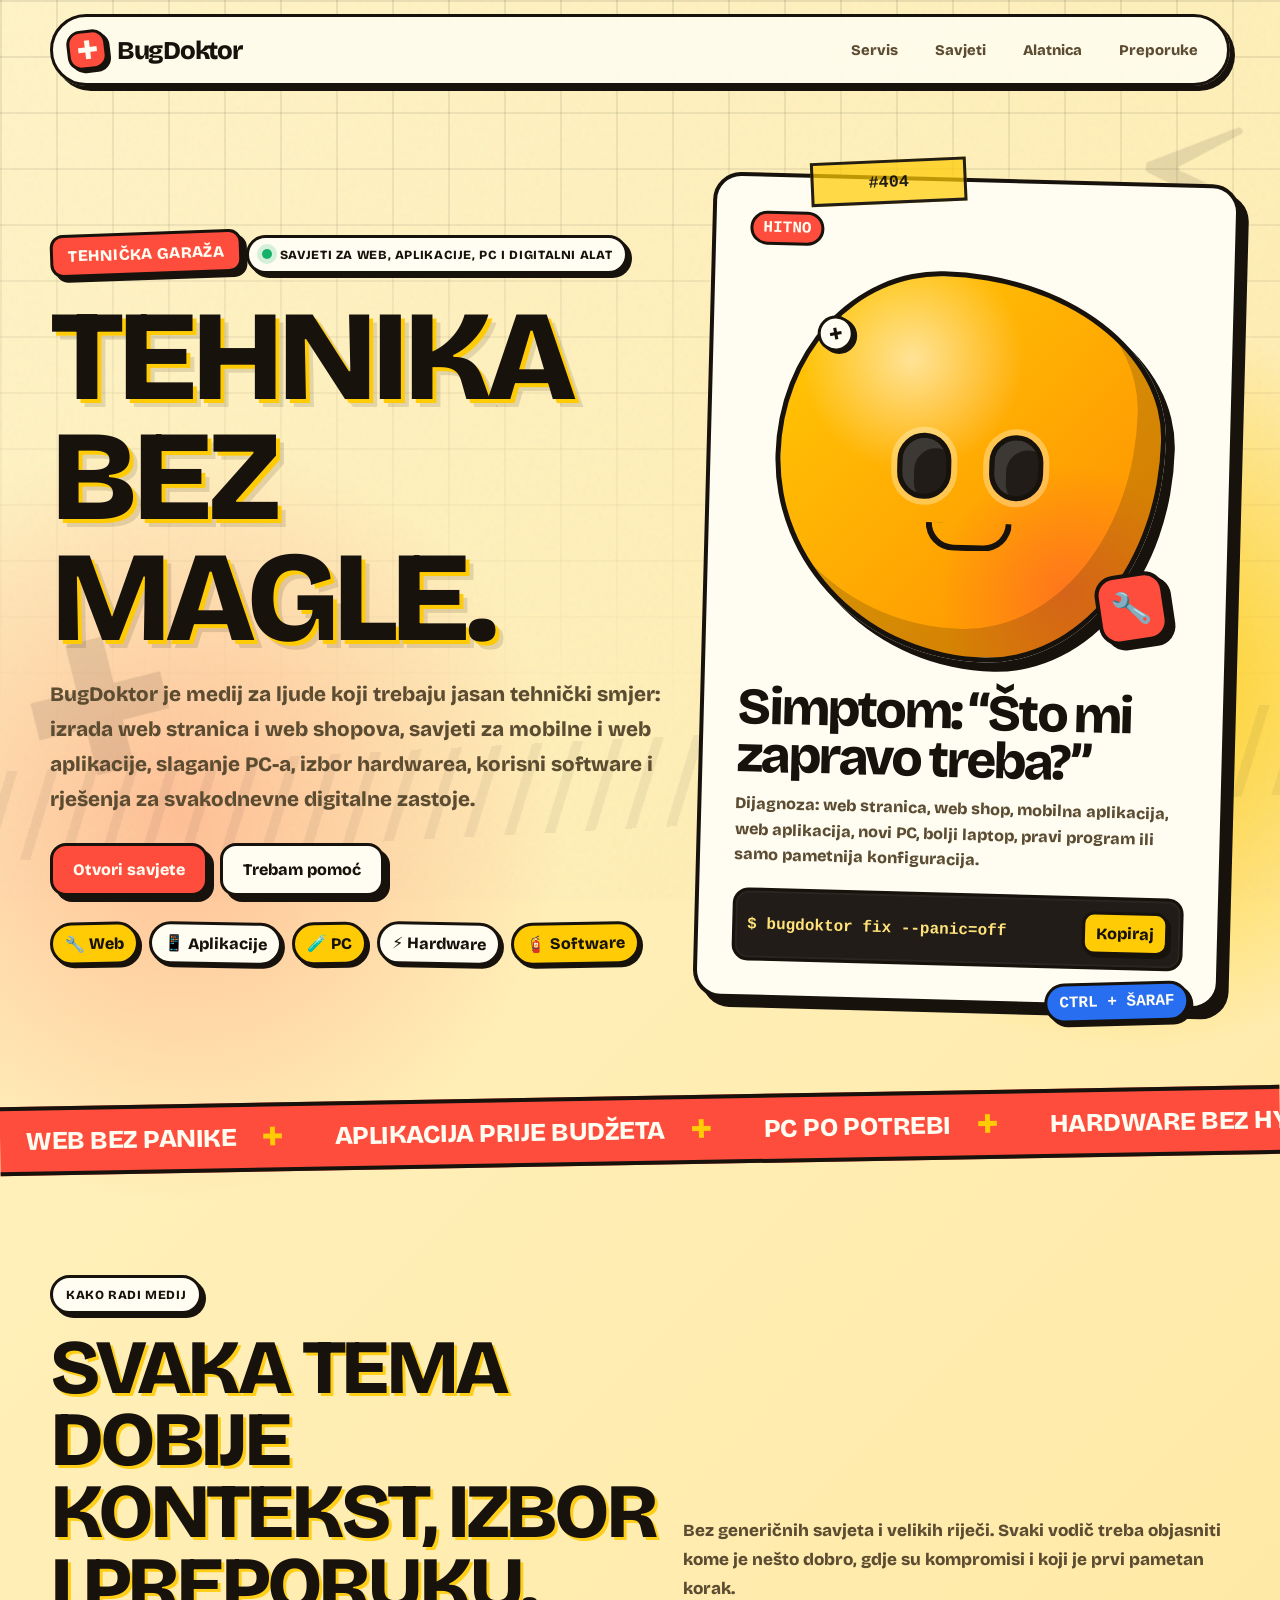
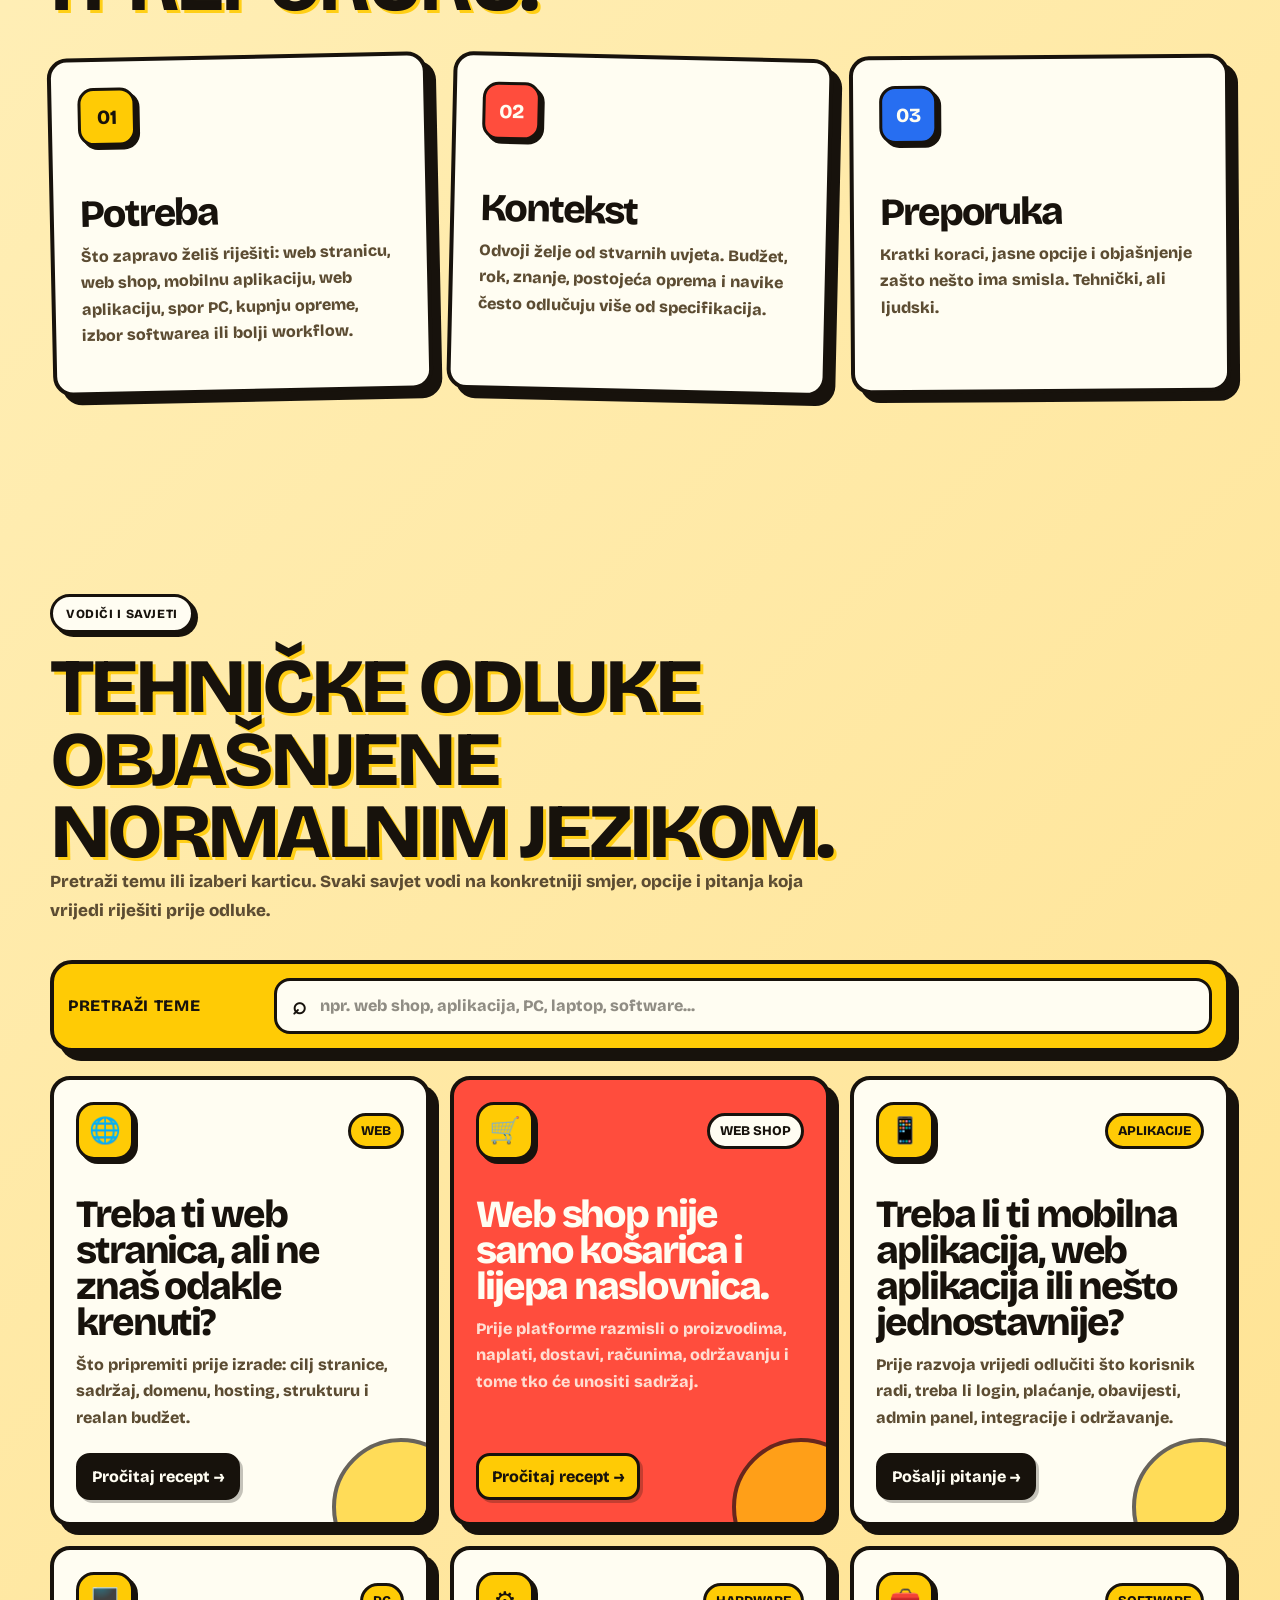
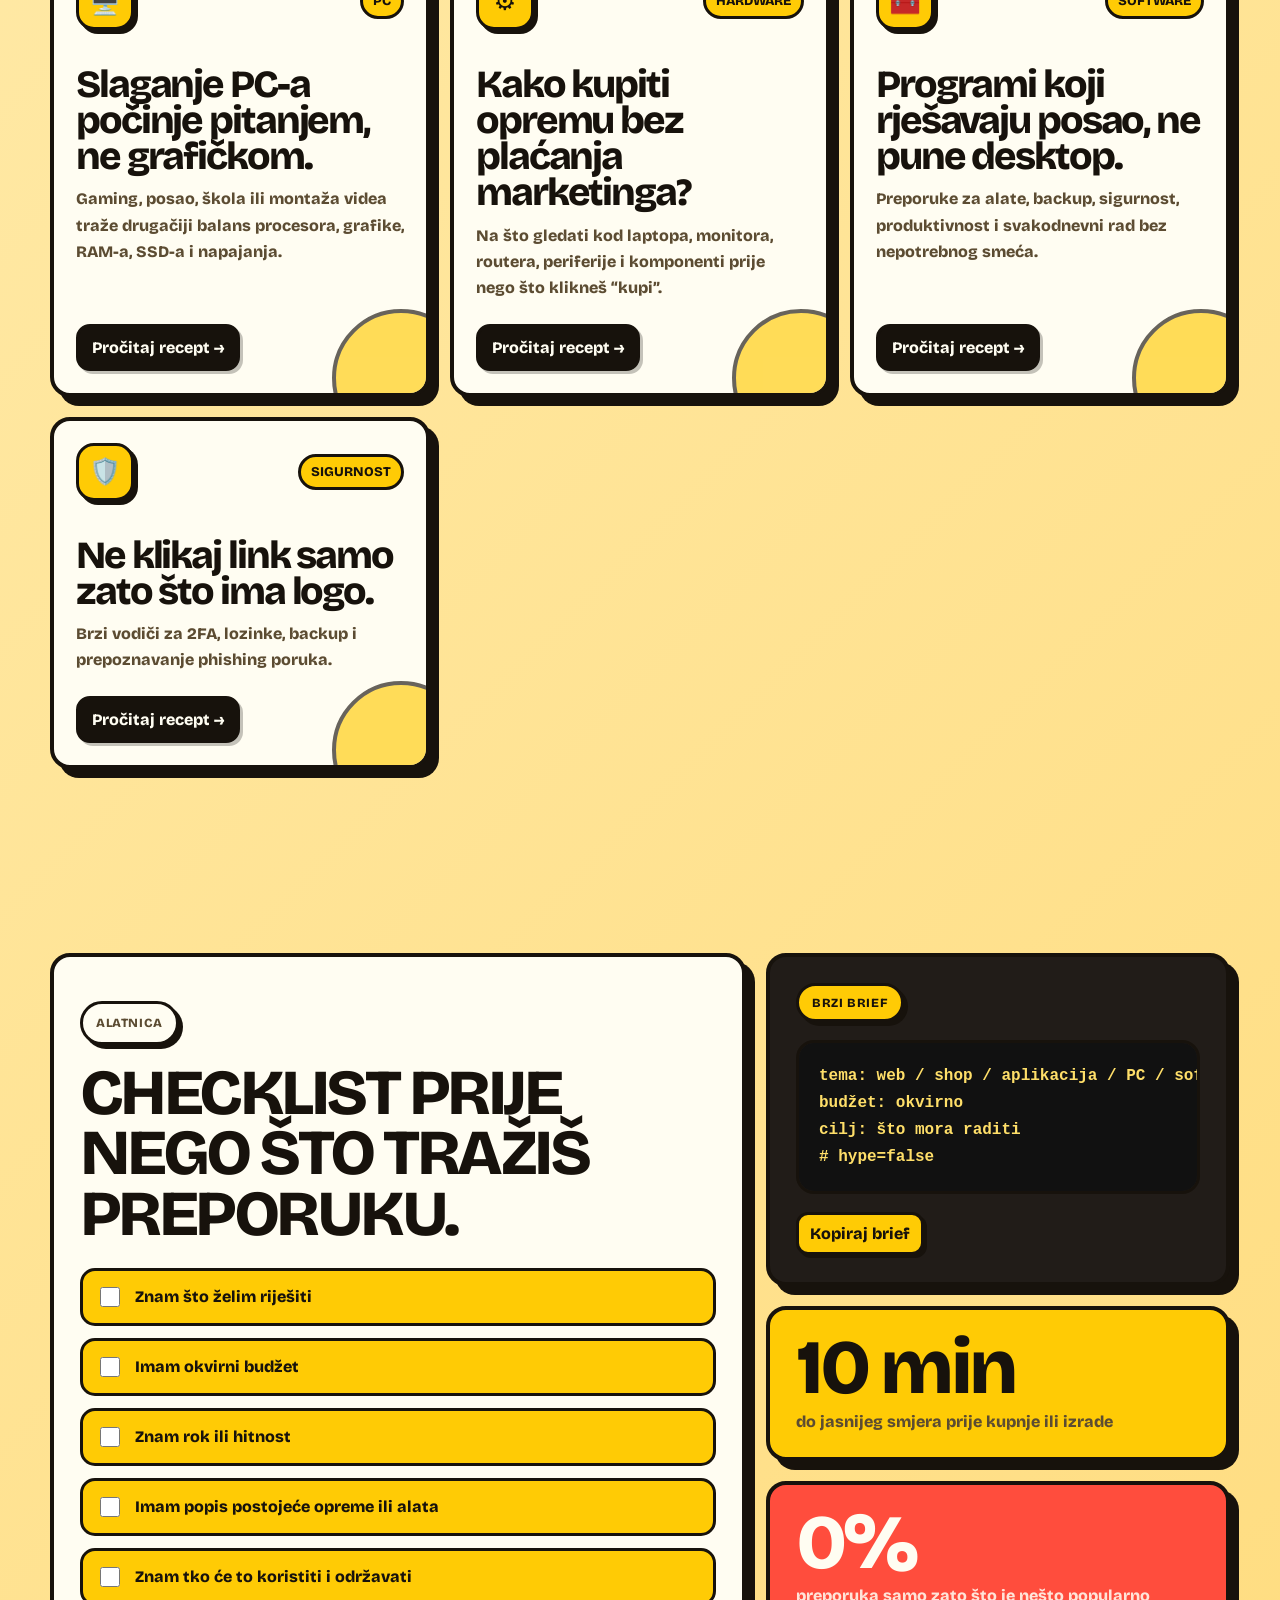
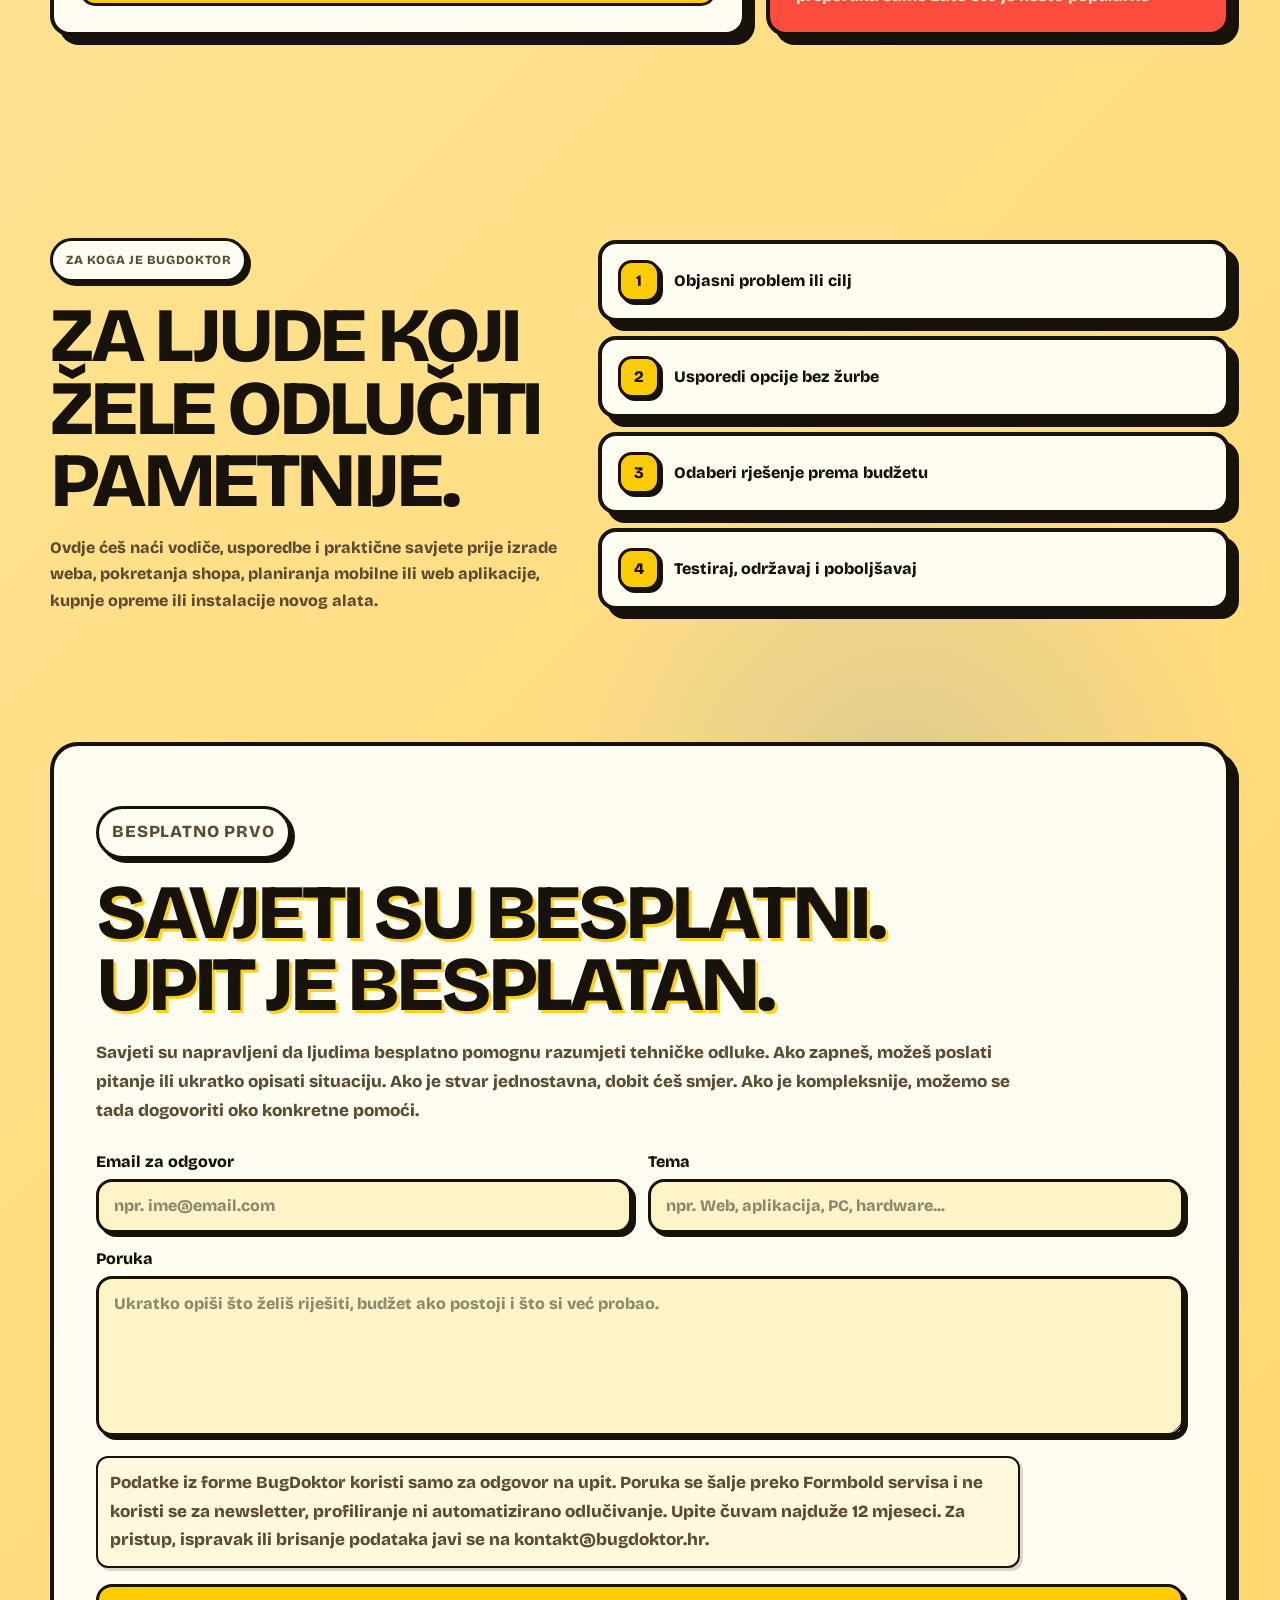
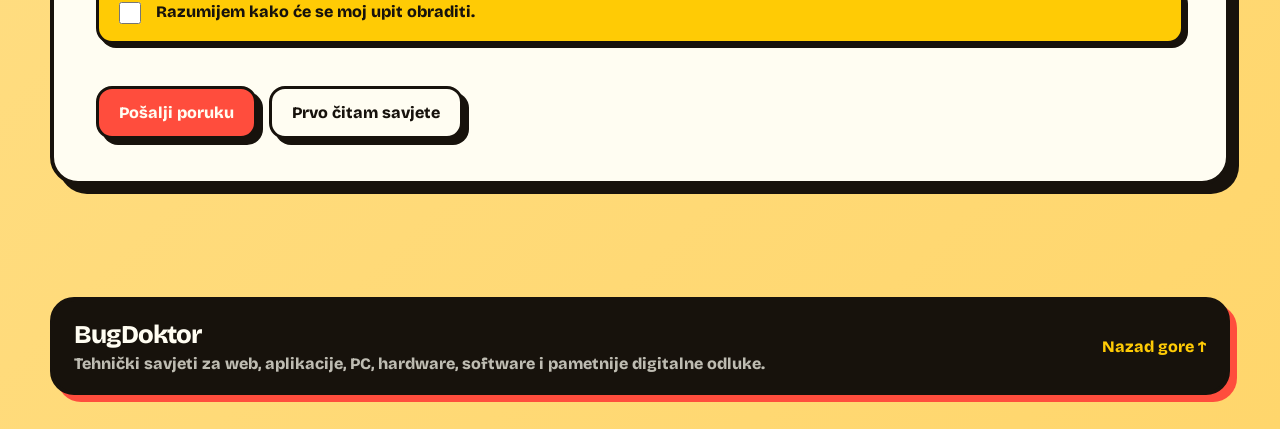
<file: index.html>
﻿<!doctype html>
<html lang="hr">
<head>
  <meta charset="utf-8" />
  <meta name="viewport" content="width=device-width, initial-scale=1" />
  <title>BugDoktor — tehnički savjeti za web, aplikacije, PC i opremu</title>
  <meta name="description" content="BugDoktor je tehnički medij za savjete o izradi web stranica, web shopova, mobilnih i web aplikacija, slaganju PC-a, hardwareu, softwareu i svakodnevnim digitalnim odlukama." />
  <meta name="theme-color" content="#ffcb05" />
  <link rel="canonical" href="https://bugdoktor.hr/" />
  <link rel="alternate" type="application/rss+xml" title="BugDoktor savjeti" href="https://bugdoktor.hr/feed.xml" />
  <link rel="icon" type="image/svg+xml" href="favicon.svg" />
  <link rel="manifest" href="site.webmanifest" />
  <meta property="og:type" content="website" />
  <meta property="og:title" content="BugDoktor — tehnički savjeti za web, aplikacije, PC i opremu" />
  <meta property="og:description" content="Besplatni tehnički vodiči za web stranice, web shopove, mobilne i web aplikacije, PC konfiguracije, hardware, software i sigurnost." />
  <meta property="og:url" content="https://bugdoktor.hr/" />
  <meta name="twitter:card" content="summary" />
  <link rel="stylesheet" href="styles.css" />
</head>
<body>
  <div class="page-noise" aria-hidden="true"></div>
  <div class="bg-bolt bolt-one" aria-hidden="true">⚡</div>
  <div class="bg-bolt bolt-two" aria-hidden="true">✚</div>

  <header class="site-header">
    <a class="brand" href="#top" aria-label="BugDoktor početna">
      <span class="brand-mark">✚</span>
      <span class="brand-text">BugDoktor</span>
    </a>

    <nav class="main-nav" aria-label="Glavna navigacija">
      <a href="#servis">Servis</a>
      <a href="blog.html">Savjeti</a>
      <a href="#alatnica">Alatnica</a>
      <a href="#preporuke">Preporuke</a>
    </nav>

    <button class="menu-button" type="button" aria-label="Otvori navigaciju" aria-expanded="false">☰</button>
  </header>

  <main id="top">
    <section class="hero section-wrap">
      <div class="hero-copy">
        <div class="sticker sticker-red">Tehnička garaža</div>
        <p class="eyebrow"><span></span> Savjeti za web, aplikacije, PC i digitalni alat</p>
        <h1>Tehnika bez magle.</h1>
        <p class="lead">BugDoktor je medij za ljude koji trebaju jasan tehnički smjer: izrada web stranica i web shopova, savjeti za mobilne i web aplikacije, slaganje PC-a, izbor hardwarea, korisni software i rješenja za svakodnevne digitalne zastoje.</p>
        <div class="hero-actions">
          <a class="button primary" href="blog.html">Otvori savjete</a>
          <a class="button secondary" href="#usluge">Trebam pomoć</a>
        </div>
        <div class="trust-row" aria-label="Glavne prednosti">
          <span>🔧 Web</span>
          <span>📱 Aplikacije</span>
          <span>🧪 PC</span>
          <span>⚡ Hardware</span>
          <span>🧯 Software</span>
        </div>
      </div>

      <aside class="garage-card" aria-label="BugDoktor servisni nalog">
        <div class="ticket-top">
          <strong>HITNO</strong>
        </div>
        <div class="garage-bug-face" aria-hidden="true">
          <span class="face-screw screw-one">✚</span>
          <span class="garage-bug-eye"></span>
          <span class="garage-bug-mouth"></span>
          <span class="garage-bug-eye"></span>
          <div class="wrench-badge">🔧</div>
        </div>
        <h2>Simptom: “Što mi zapravo treba?”</h2>
        <p>Dijagnoza: web stranica, web shop, mobilna aplikacija, web aplikacija, novi PC, bolji laptop, pravi program ili samo pametnija konfiguracija.</p>
        <div class="terminal-strip">
          <code>$ bugdoktor fix --panic=off</code>
          <button type="button" class="copy-button" data-copy="bugdoktor fix --panic=off">Kopiraj</button>
        </div>
      </aside>
    </section>

    <section class="ticker" aria-label="BugDoktor poruke">
      <div class="ticker-track">
        <span>Web bez panike</span>
        <span>Aplikacija prije budžeta</span>
        <span>PC po potrebi</span>
        <span>Hardware bez hypea</span>
        <span>Software koji štedi vrijeme</span>
        <span>Web shop prije oglasa</span>
        <span>Savjet prije kupnje</span>
        <span aria-hidden="true">Web bez panike</span>
        <span aria-hidden="true">Aplikacija prije budžeta</span>
        <span aria-hidden="true">PC po potrebi</span>
        <span aria-hidden="true">Hardware bez hypea</span>
        <span aria-hidden="true">Software koji štedi vrijeme</span>
        <span aria-hidden="true">Web shop prije oglasa</span>
        <span aria-hidden="true">Savjet prije kupnje</span>
      </div>
    </section>

    <section id="servis" class="section-wrap service-section">
      <div class="section-heading split">
        <div>
          <p class="section-kicker">Kako radi medij</p>
          <h2>Svaka tema dobije kontekst, izbor i preporuku.</h2>
        </div>
        <p>Bez generičnih savjeta i velikih riječi. Svaki vodič treba objasniti kome je nešto dobro, gdje su kompromisi i koji je prvi pametan korak.</p>
      </div>

      <div class="service-grid">
        <article class="service-card rotate-left">
          <span class="step-number">01</span>
          <h3>Potreba</h3>
          <p>Što zapravo želiš riješiti: web stranicu, web shop, mobilnu aplikaciju, web aplikaciju, spor PC, kupnju opreme, izbor softwarea ili bolji workflow.</p>
        </article>
        <article class="service-card rotate-right">
          <span class="step-number">02</span>
          <h3>Kontekst</h3>
          <p>Odvoji želje od stvarnih uvjeta. Budžet, rok, znanje, postojeća oprema i navike često odlučuju više od specifikacija.</p>
        </article>
        <article class="service-card rotate-left small-tilt">
          <span class="step-number">03</span>
          <h3>Preporuka</h3>
          <p>Kratki koraci, jasne opcije i objašnjenje zašto nešto ima smisla. Tehnički, ali ljudski.</p>
        </article>
      </div>
    </section>

    <section id="savjeti" class="section-wrap advice-section">
      <div class="section-heading">
        <p class="section-kicker">Vodiči i savjeti</p>
        <h2>Tehničke odluke objašnjene normalnim jezikom.</h2>
        <p>Pretraži temu ili izaberi karticu. Svaki savjet vodi na konkretniji smjer, opcije i pitanja koja vrijedi riješiti prije odluke.</p>
      </div>

      <div class="search-panel">
        <label for="searchInput">Pretraži teme</label>
        <div class="search-box">
          <span>⌕</span>
          <input id="searchInput" type="search" placeholder="npr. web shop, aplikacija, PC, laptop, software..." autocomplete="off" />
        </div>
      </div>

      <div class="advice-grid" id="adviceGrid">
        <article class="advice-card" data-keywords="web stranica landing page portfolio domena hosting dizajn">
          <div class="card-top"><span>🌐</span><small>Web</small></div>
          <h3>Treba ti web stranica, ali ne znaš odakle krenuti?</h3>
          <p>Što pripremiti prije izrade: cilj stranice, sadržaj, domenu, hosting, strukturu i realan budžet.</p>
          <a href="blog/web-stranica-odakle-krenuti.html">Pročitaj recept <span>→</span></a>
        </article>

        <article class="advice-card hot" data-keywords="web shop ecommerce woocommerce shopify placanje dostava katalog proizvodi">
          <div class="card-top"><span>🛒</span><small>Web shop</small></div>
          <h3>Web shop nije samo košarica i lijepa naslovnica.</h3>
          <p>Prije platforme razmisli o proizvodima, naplati, dostavi, računima, održavanju i tome tko će unositi sadržaj.</p>
          <a href="blog/web-shop-nije-samo-kosarica.html">Pročitaj recept <span>→</span></a>
        </article>

        <article class="advice-card" data-keywords="mobilna aplikacija web aplikacija app ios android pwa saas rezervacije crm portal">
          <div class="card-top"><span>📱</span><small>Aplikacije</small></div>
          <h3>Treba li ti mobilna aplikacija, web aplikacija ili nešto jednostavnije?</h3>
          <p>Prije razvoja vrijedi odlučiti što korisnik radi, treba li login, plaćanje, obavijesti, admin panel, integracije i održavanje.</p>
          <a href="#kontakt">Pošalji pitanje <span>→</span></a>
        </article>

        <article class="advice-card" data-keywords="pc konfiguracija slaganje gaming ured procesor graficka ram ssd napajanje">
          <div class="card-top"><span>🖥️</span><small>PC</small></div>
          <h3>Slaganje PC-a počinje pitanjem, ne grafičkom.</h3>
          <p>Gaming, posao, škola ili montaža videa traže drugačiji balans procesora, grafike, RAM-a, SSD-a i napajanja.</p>
          <a href="blog/slaganje-pc-a-pocinje-pitanjem.html">Pročitaj recept <span>→</span></a>
        </article>

        <article class="advice-card" data-keywords="hardware laptop monitor tipkovnica mis router printer preporuka kupnja">
          <div class="card-top"><span>⚙️</span><small>Hardware</small></div>
          <h3>Kako kupiti opremu bez plaćanja marketinga?</h3>
          <p>Na što gledati kod laptopa, monitora, routera, periferije i komponenti prije nego što klikneš “kupi”.</p>
          <a href="blog/kupnja-hardwarea-bez-marketinga.html">Pročitaj recept <span>→</span></a>
        </article>

        <article class="advice-card" data-keywords="software alati windows mac linux ured posao produktivnost backup antivirus">
          <div class="card-top"><span>🧰</span><small>Software</small></div>
          <h3>Programi koji rješavaju posao, ne pune desktop.</h3>
          <p>Preporuke za alate, backup, sigurnost, produktivnost i svakodnevni rad bez nepotrebnog smeća.</p>
          <a href="blog/software-koji-rjesava-posao.html">Pročitaj recept <span>→</span></a>
        </article>

        <article class="advice-card" data-keywords="sigurnost lozinke 2fa backup phishing mail privatnost zastita">
          <div class="card-top"><span>🛡️</span><small>Sigurnost</small></div>
          <h3>Ne klikaj link samo zato što ima logo.</h3>
          <p>Brzi vodiči za 2FA, lozinke, backup i prepoznavanje phishing poruka.</p>
          <a href="blog/ne-klikaj-link-samo-zato-sto-ima-logo.html">Pročitaj recept <span>→</span></a>
        </article>
      </div>
    </section>

    <section id="alatnica" class="section-wrap toolkit-section">
      <div class="toolkit-card checklist-card">
        <p class="section-kicker">Alatnica</p>
        <h2>Checklist prije nego što tražiš preporuku.</h2>
        <div class="checklist">
          <label><input type="checkbox"> Znam što želim riješiti</label>
          <label><input type="checkbox"> Imam okvirni budžet</label>
          <label><input type="checkbox"> Znam rok ili hitnost</label>
          <label><input type="checkbox"> Imam popis postojeće opreme ili alata</label>
          <label><input type="checkbox"> Znam tko će to koristiti i održavati</label>
        </div>
      </div>

      <div class="toolkit-card command-card">
        <span class="label-chip">Brzi brief</span>
        <pre><code>tema: web / shop / aplikacija / PC / software
budžet: okvirno
cilj: što mora raditi
# hype=false</code></pre>
        <button class="copy-button" type="button" data-copy="tema: web / shop / aplikacija / PC / software\nbudžet: okvirno\ncilj: što mora raditi">Kopiraj brief</button>
      </div>

      <div class="toolkit-card stat-card">
        <strong>10 min</strong>
        <span>do jasnijeg smjera prije kupnje ili izrade</span>
      </div>

      <div class="toolkit-card stat-card warning">
        <strong>0%</strong>
        <span>preporuka samo zato što je nešto popularno</span>
      </div>
    </section>

    <section id="preporuke" class="section-wrap deploy-section">
      <div class="deploy-copy">
        <p class="section-kicker">Za koga je BugDoktor</p>
        <h2>Za ljude koji žele odlučiti pametnije.</h2>
        <p>Ovdje ćeš naći vodiče, usporedbe i praktične savjete prije izrade weba, pokretanja shopa, planiranja mobilne ili web aplikacije, kupnje opreme ili instalacije novog alata.</p>
      </div>
      <div class="deploy-steps">
        <div><span>1</span> Objasni problem ili cilj</div>
        <div><span>2</span> Usporedi opcije bez žurbe</div>
        <div><span>3</span> Odaberi rješenje prema budžetu</div>
        <div><span>4</span> Testiraj, održavaj i poboljšavaj</div>
      </div>
    </section>

    <section id="usluge" class="section-wrap help-section">
      <div id="kontakt" class="help-panel">
        <p class="section-kicker">Besplatno prvo</p>
        <h2 id="kontakt-title">Savjeti su besplatni. Upit je besplatan.</h2>
        <p>Savjeti su napravljeni da ljudima besplatno pomognu razumjeti tehničke odluke. Ako zapneš, možeš poslati pitanje ili ukratko opisati situaciju. Ako je stvar jednostavna, dobit ćeš smjer. Ako je kompleksnije, možemo se tada dogovoriti oko konkretne pomoći.</p>

        <form class="contact-form" action="https://formbold.com/s/3AYRW" method="POST" accept-charset="UTF-8" aria-describedby="privacy-notice">
          <div class="form-grid">
            <label>
              Email za odgovor
              <input type="email" name="email" placeholder="npr. ime@email.com" autocomplete="email" maxlength="160" required>
            </label>

            <label>
              Tema
              <input type="text" name="subject" placeholder="npr. Web, aplikacija, PC, hardware..." maxlength="120" required>
            </label>
          </div>

          <label>
            Poruka
            <textarea name="message" placeholder="Ukratko opiši što želiš riješiti, budžet ako postoji i što si već probao." rows="6" maxlength="1800" required></textarea>
          </label>

          <p id="privacy-notice" class="privacy-note">
            Podatke iz forme BugDoktor koristi samo za odgovor na upit. Poruka se šalje preko Formbold servisa i ne koristi se za newsletter, profiliranje ni automatizirano odlučivanje. Upite čuvam najduže 12 mjeseci. Za pristup, ispravak ili brisanje podataka javi se na kontakt@bugdoktor.hr.
          </p>

          <label class="privacy-check">
            <input type="checkbox" name="privacy_notice_read" value="yes" required>
            Razumijem kako će se moj upit obraditi.
          </label>

          <div class="hero-actions">
            <button class="button primary" type="submit">Pošalji poruku</button>
            <a class="button secondary" href="blog.html">Prvo čitam savjete</a>
          </div>
        </form>
      </div>
    </section>
  </main>

  <footer class="site-footer">
    <div>
      <strong>BugDoktor</strong>
      <p>Tehnički savjeti za web, aplikacije, PC, hardware, software i pametnije digitalne odluke.</p>
    </div>
    <a href="#top">Nazad gore ↑</a>
  </footer>

  <script src="script.js" defer></script>
</body>
</html>
</file>
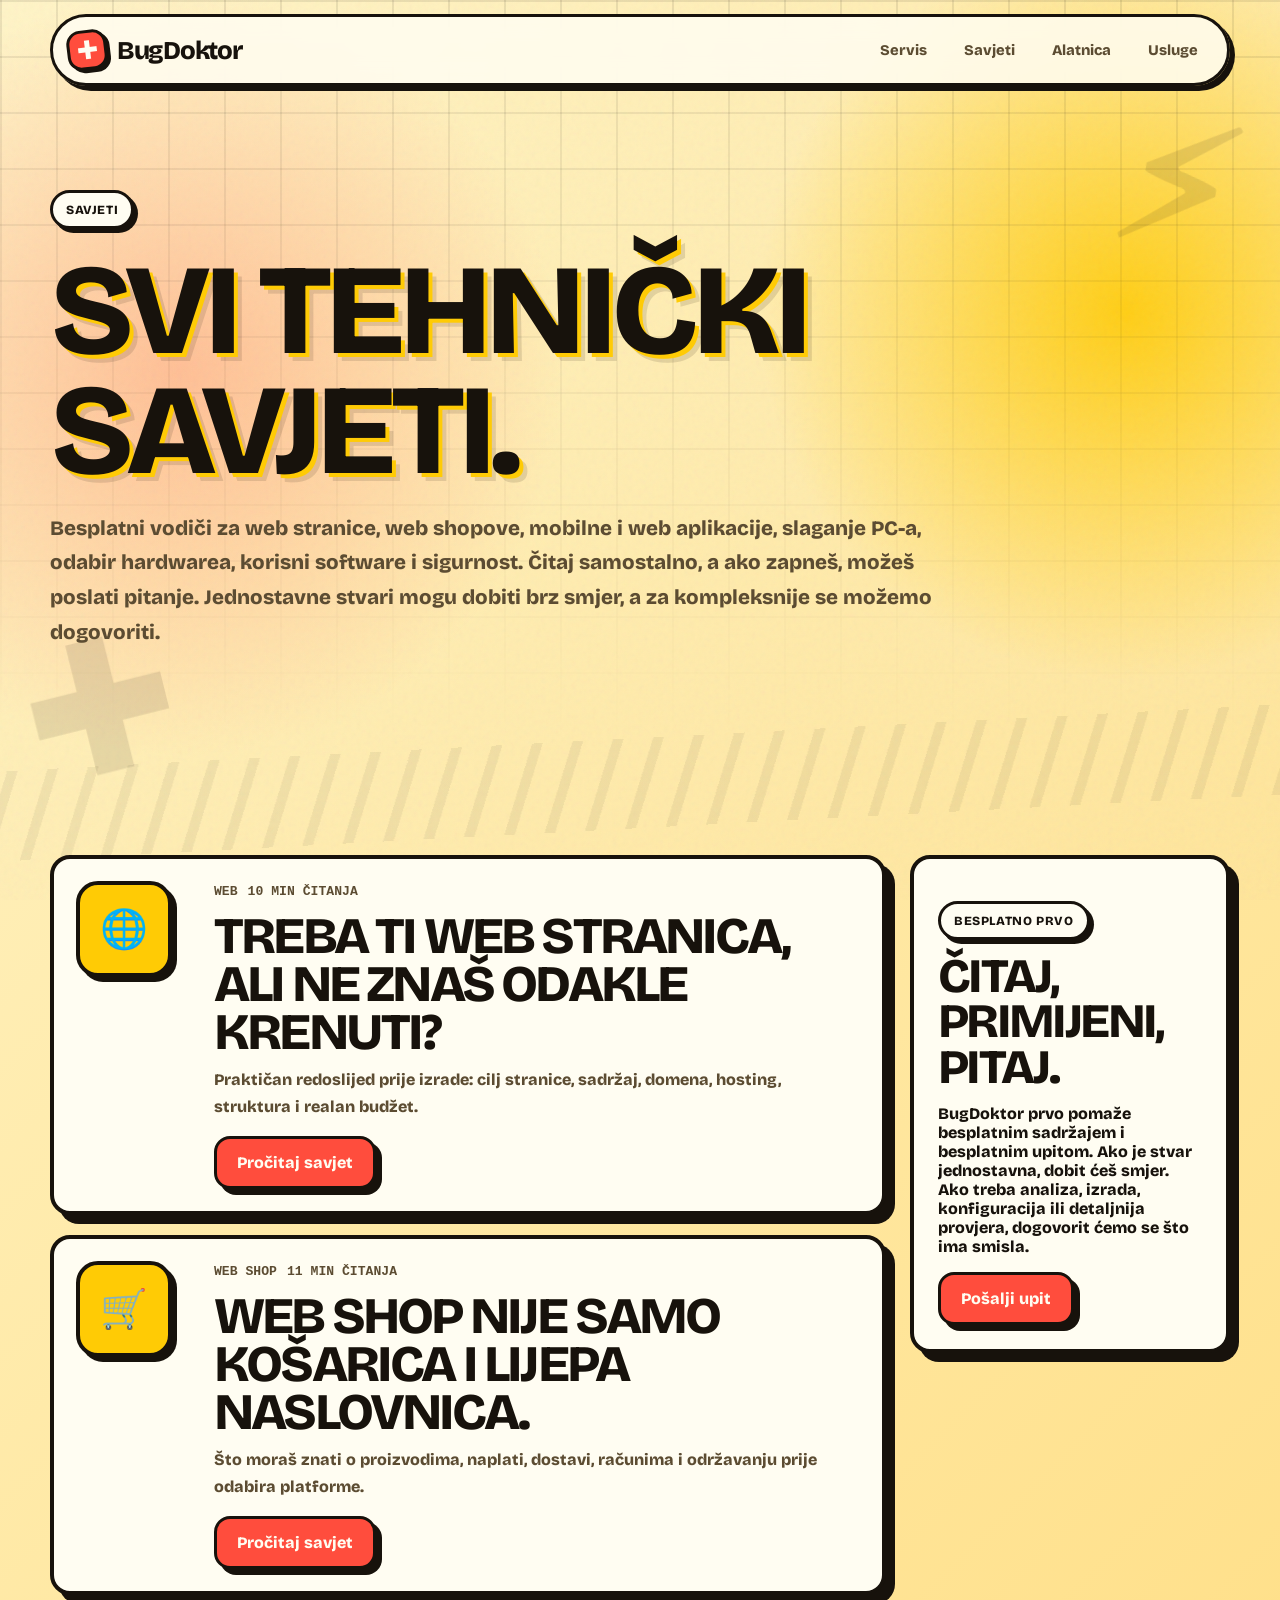
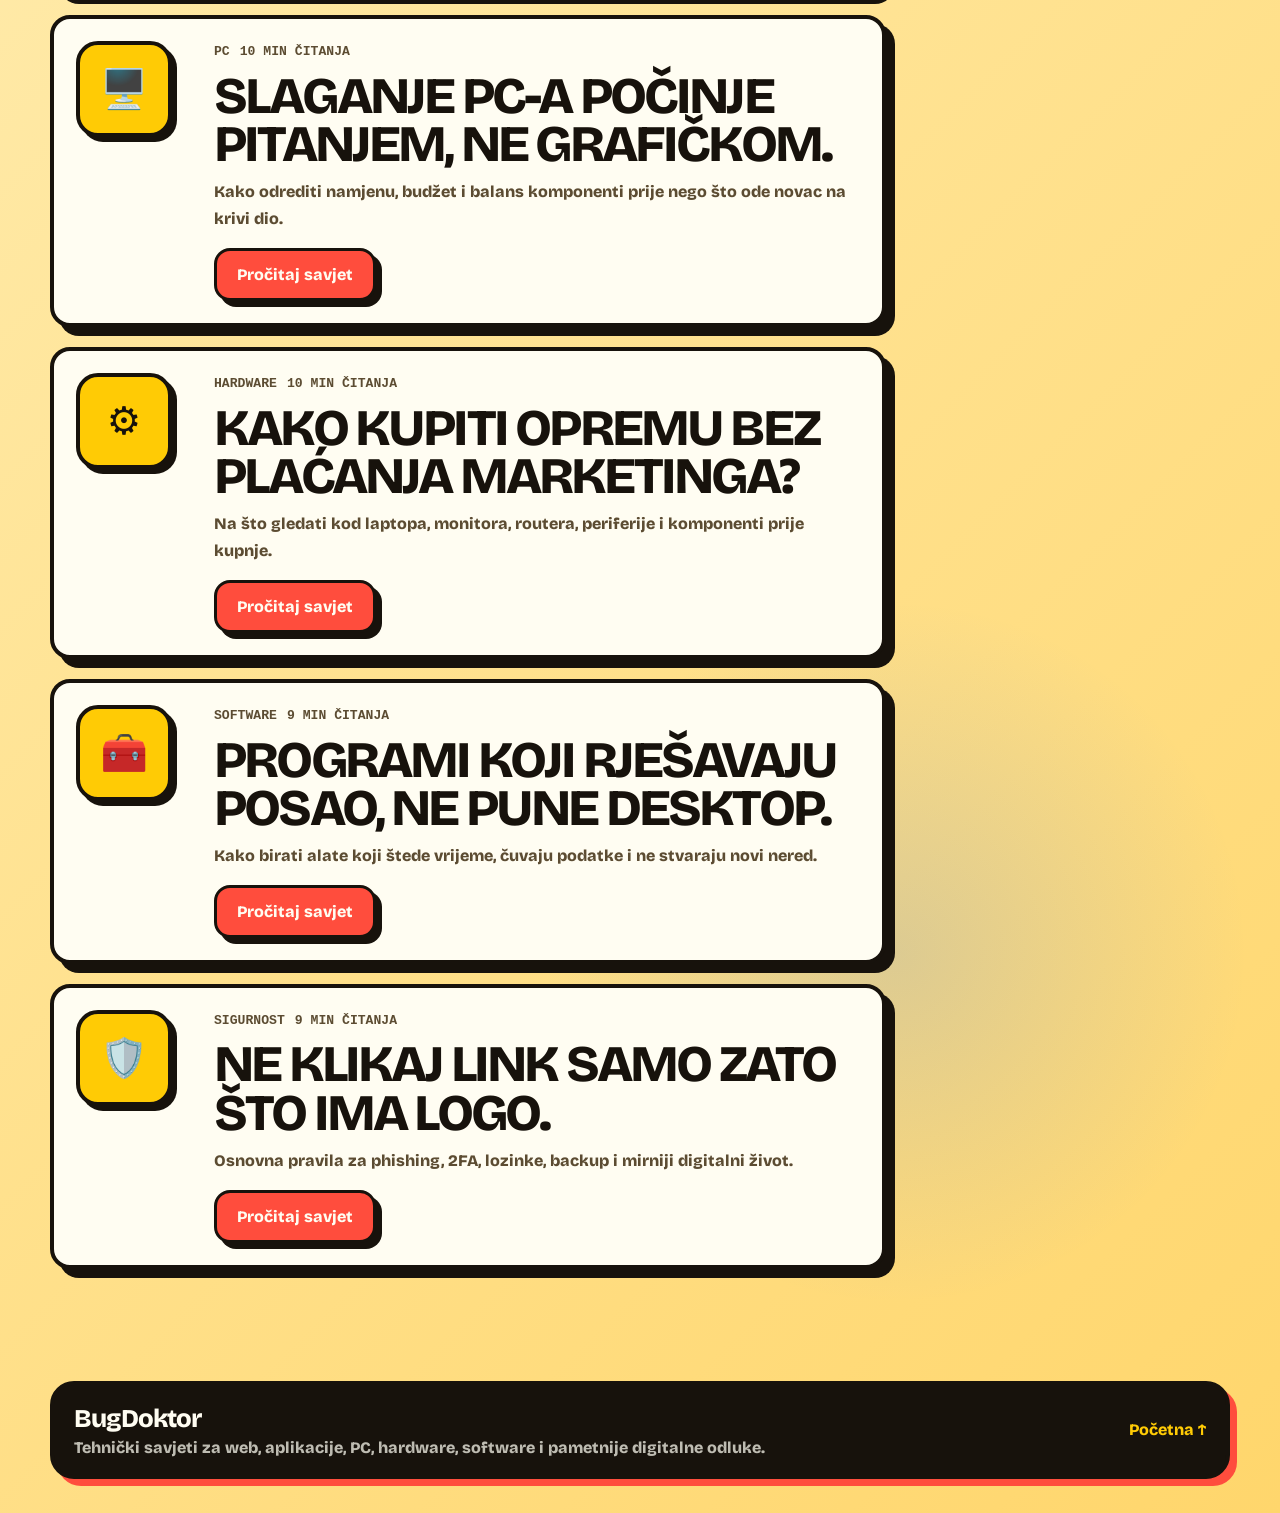
<file: blog.html>
﻿<!doctype html>
<html lang="hr">
<head>
  <meta charset="utf-8" />
  <meta name="viewport" content="width=device-width, initial-scale=1" />
  <title>Savjeti — BugDoktor tehnički vodiči</title>
  <meta name="description" content="Svi BugDoktor savjeti na jednom mjestu: web stranice, web shopovi, mobilne i web aplikacije, slaganje PC-a, hardware, software i sigurnost." />
  <meta name="theme-color" content="#ffcb05" />
  <link rel="canonical" href="https://bugdoktor.hr/blog.html" />
  <link rel="alternate" type="application/rss+xml" title="BugDoktor savjeti" href="https://bugdoktor.hr/feed.xml" />
  <link rel="icon" type="image/svg+xml" href="favicon.svg" />
  <link rel="manifest" href="site.webmanifest" />
  <meta property="og:type" content="website" />
  <meta property="og:title" content="Savjeti — BugDoktor tehnički vodiči" />
  <meta property="og:description" content="Besplatni vodiči i praktične preporuke za web, aplikacije, PC, hardware, software i sigurnost." />
  <meta property="og:url" content="https://bugdoktor.hr/blog.html" />
  <meta name="twitter:card" content="summary" />
  <link rel="stylesheet" href="styles.css" />
</head>
<body>
  <div class="page-noise" aria-hidden="true"></div>
  <div class="bg-bolt bolt-one" aria-hidden="true">⚡</div>
  <div class="bg-bolt bolt-two" aria-hidden="true">✚</div>

  <header class="site-header">
    <a class="brand" href="index.html" aria-label="BugDoktor početna">
      <span class="brand-mark">✚</span>
      <span class="brand-text">BugDoktor</span>
    </a>

    <nav class="main-nav" aria-label="Glavna navigacija">
      <a href="index.html#servis">Servis</a>
      <a href="blog.html">Savjeti</a>
      <a href="index.html#alatnica">Alatnica</a>
      <a href="index.html#usluge">Usluge</a>
    </nav>

    <button class="menu-button" type="button" aria-label="Otvori navigaciju" aria-expanded="false">☰</button>
  </header>

  <main>
    <section class="section-wrap blog-hero">
      <p class="section-kicker">Savjeti</p>
      <h1>Svi tehnički savjeti.</h1>
      <p class="lead">Besplatni vodiči za web stranice, web shopove, mobilne i web aplikacije, slaganje PC-a, odabir hardwarea, korisni software i sigurnost. Čitaj samostalno, a ako zapneš, možeš poslati pitanje. Jednostavne stvari mogu dobiti brz smjer, a za kompleksnije se možemo dogovoriti.</p>
    </section>

    <section class="section-wrap blog-layout">
      <div class="blog-list" aria-label="Popis savjeta">
        <article class="blog-card">
          <div class="blog-icon" aria-hidden="true">🌐</div>
          <div>
            <div class="blog-meta"><span>Web</span><span>10 min čitanja</span></div>
            <h2>Treba ti web stranica, ali ne znaš odakle krenuti?</h2>
            <p>Praktičan redoslijed prije izrade: cilj stranice, sadržaj, domena, hosting, struktura i realan budžet.</p>
            <a class="button primary" href="blog/web-stranica-odakle-krenuti.html">Pročitaj savjet</a>
          </div>
        </article>

        <article class="blog-card">
          <div class="blog-icon" aria-hidden="true">🛒</div>
          <div>
            <div class="blog-meta"><span>Web shop</span><span>11 min čitanja</span></div>
            <h2>Web shop nije samo košarica i lijepa naslovnica.</h2>
            <p>Što moraš znati o proizvodima, naplati, dostavi, računima i održavanju prije odabira platforme.</p>
            <a class="button primary" href="blog/web-shop-nije-samo-kosarica.html">Pročitaj savjet</a>
          </div>
        </article>

        <article class="blog-card">
          <div class="blog-icon" aria-hidden="true">🖥️</div>
          <div>
            <div class="blog-meta"><span>PC</span><span>10 min čitanja</span></div>
            <h2>Slaganje PC-a počinje pitanjem, ne grafičkom.</h2>
            <p>Kako odrediti namjenu, budžet i balans komponenti prije nego što ode novac na krivi dio.</p>
            <a class="button primary" href="blog/slaganje-pc-a-pocinje-pitanjem.html">Pročitaj savjet</a>
          </div>
        </article>

        <article class="blog-card">
          <div class="blog-icon" aria-hidden="true">⚙️</div>
          <div>
            <div class="blog-meta"><span>Hardware</span><span>10 min čitanja</span></div>
            <h2>Kako kupiti opremu bez plaćanja marketinga?</h2>
            <p>Na što gledati kod laptopa, monitora, routera, periferije i komponenti prije kupnje.</p>
            <a class="button primary" href="blog/kupnja-hardwarea-bez-marketinga.html">Pročitaj savjet</a>
          </div>
        </article>

        <article class="blog-card">
          <div class="blog-icon" aria-hidden="true">🧰</div>
          <div>
            <div class="blog-meta"><span>Software</span><span>9 min čitanja</span></div>
            <h2>Programi koji rješavaju posao, ne pune desktop.</h2>
            <p>Kako birati alate koji štede vrijeme, čuvaju podatke i ne stvaraju novi nered.</p>
            <a class="button primary" href="blog/software-koji-rjesava-posao.html">Pročitaj savjet</a>
          </div>
        </article>

        <article class="blog-card">
          <div class="blog-icon" aria-hidden="true">🛡️</div>
          <div>
            <div class="blog-meta"><span>Sigurnost</span><span>9 min čitanja</span></div>
            <h2>Ne klikaj link samo zato što ima logo.</h2>
            <p>Osnovna pravila za phishing, 2FA, lozinke, backup i mirniji digitalni život.</p>
            <a class="button primary" href="blog/ne-klikaj-link-samo-zato-sto-ima-logo.html">Pročitaj savjet</a>
          </div>
        </article>
      </div>

      <aside class="blog-sidebar">
        <p class="section-kicker">Besplatno prvo</p>
        <h2>Čitaj, primijeni, pitaj.</h2>
        <p>BugDoktor prvo pomaže besplatnim sadržajem i besplatnim upitom. Ako je stvar jednostavna, dobit ćeš smjer. Ako treba analiza, izrada, konfiguracija ili detaljnija provjera, dogovorit ćemo se što ima smisla.</p>
        <a class="button primary" href="index.html#kontakt">Pošalji upit</a>
      </aside>
    </section>
  </main>

  <footer class="site-footer">
    <div>
      <strong>BugDoktor</strong>
      <p>Tehnički savjeti za web, aplikacije, PC, hardware, software i pametnije digitalne odluke.</p>
    </div>
    <a href="index.html">Početna ↑</a>
  </footer>

  <script src="script.js" defer></script>
</body>
</html>
</file>
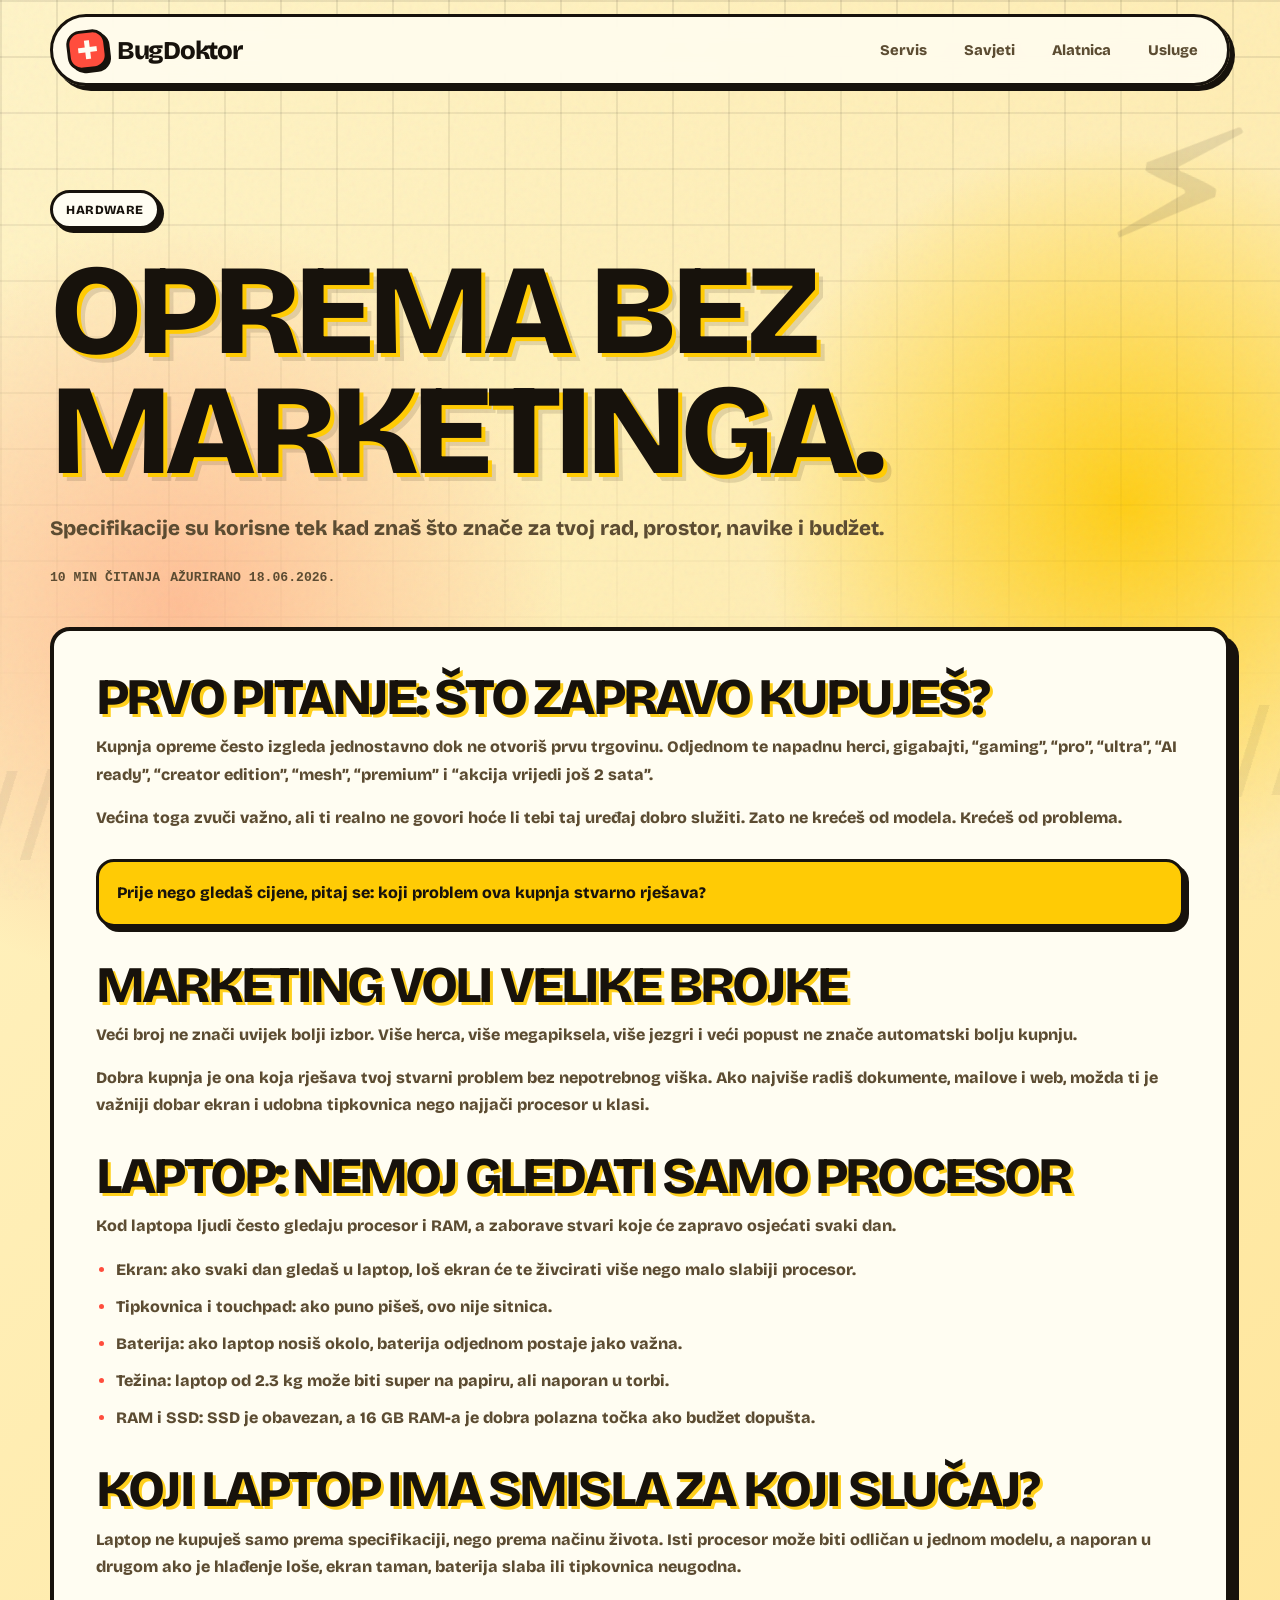
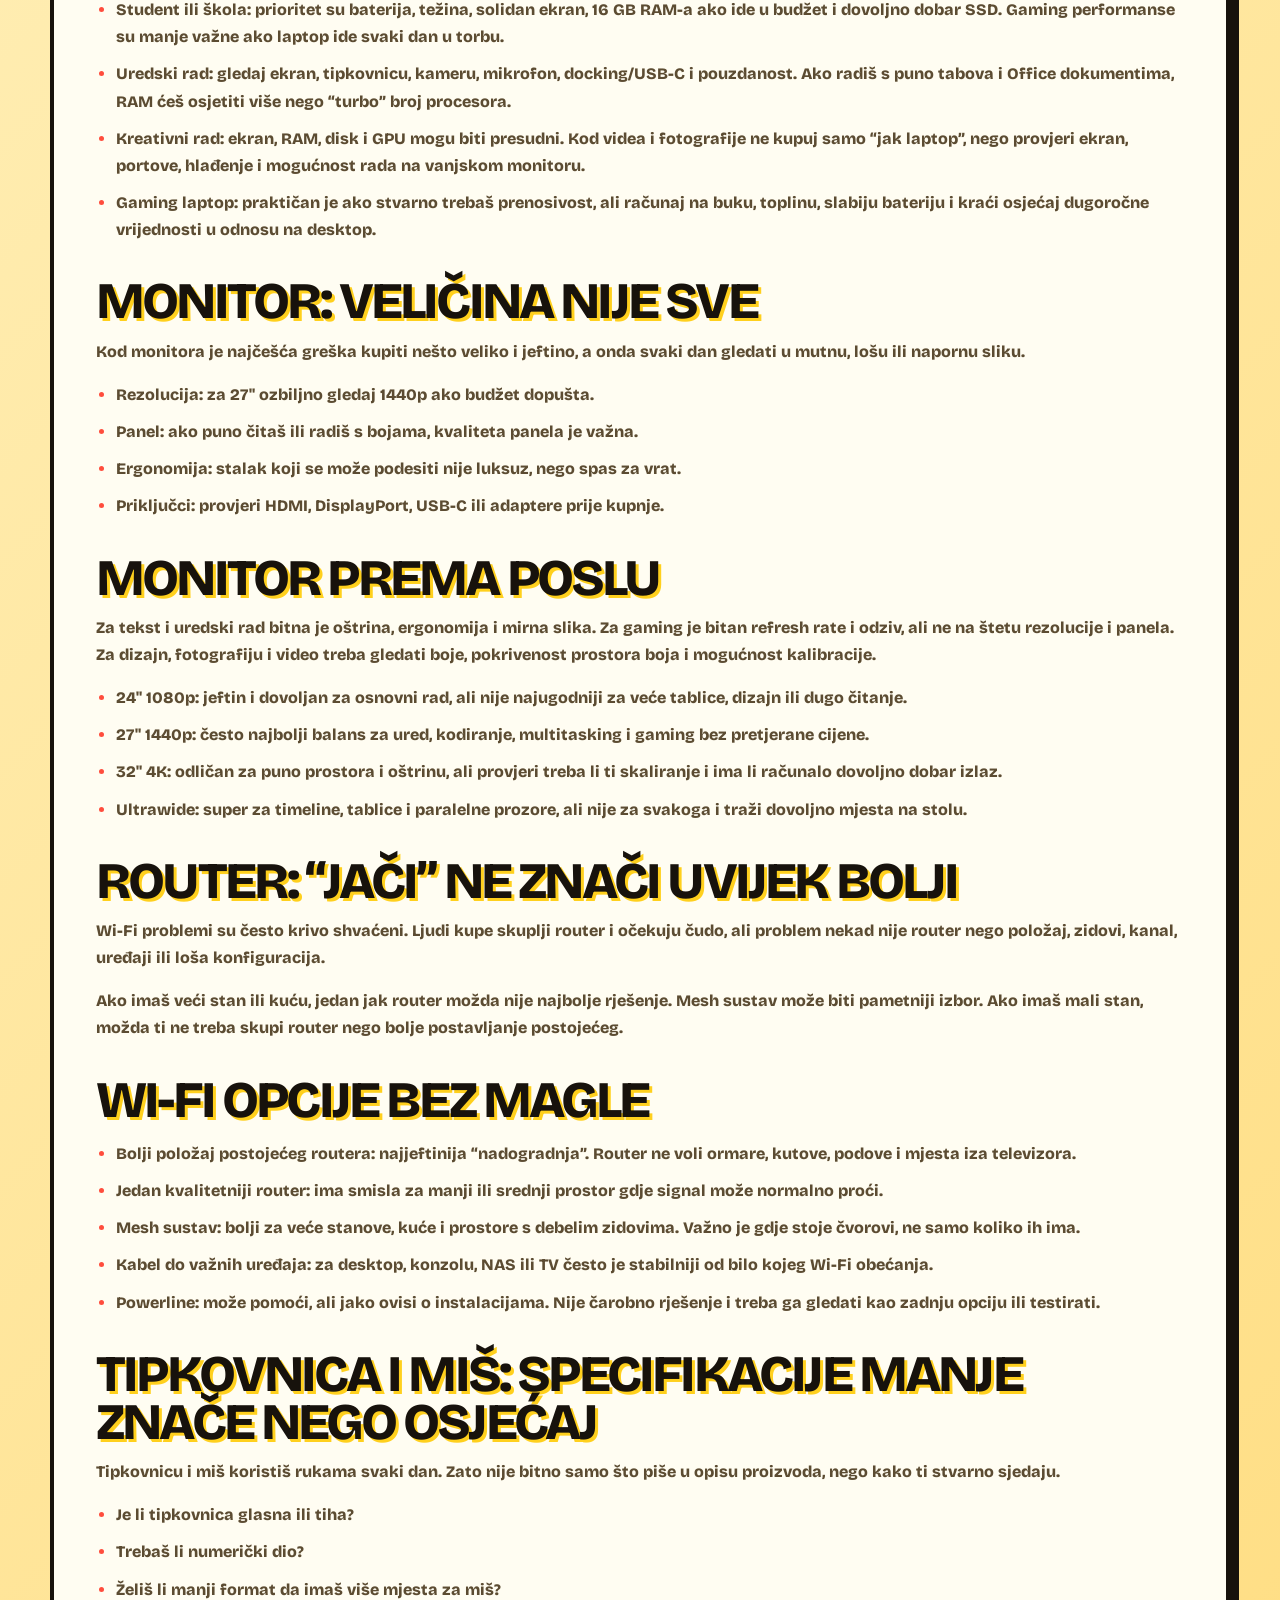
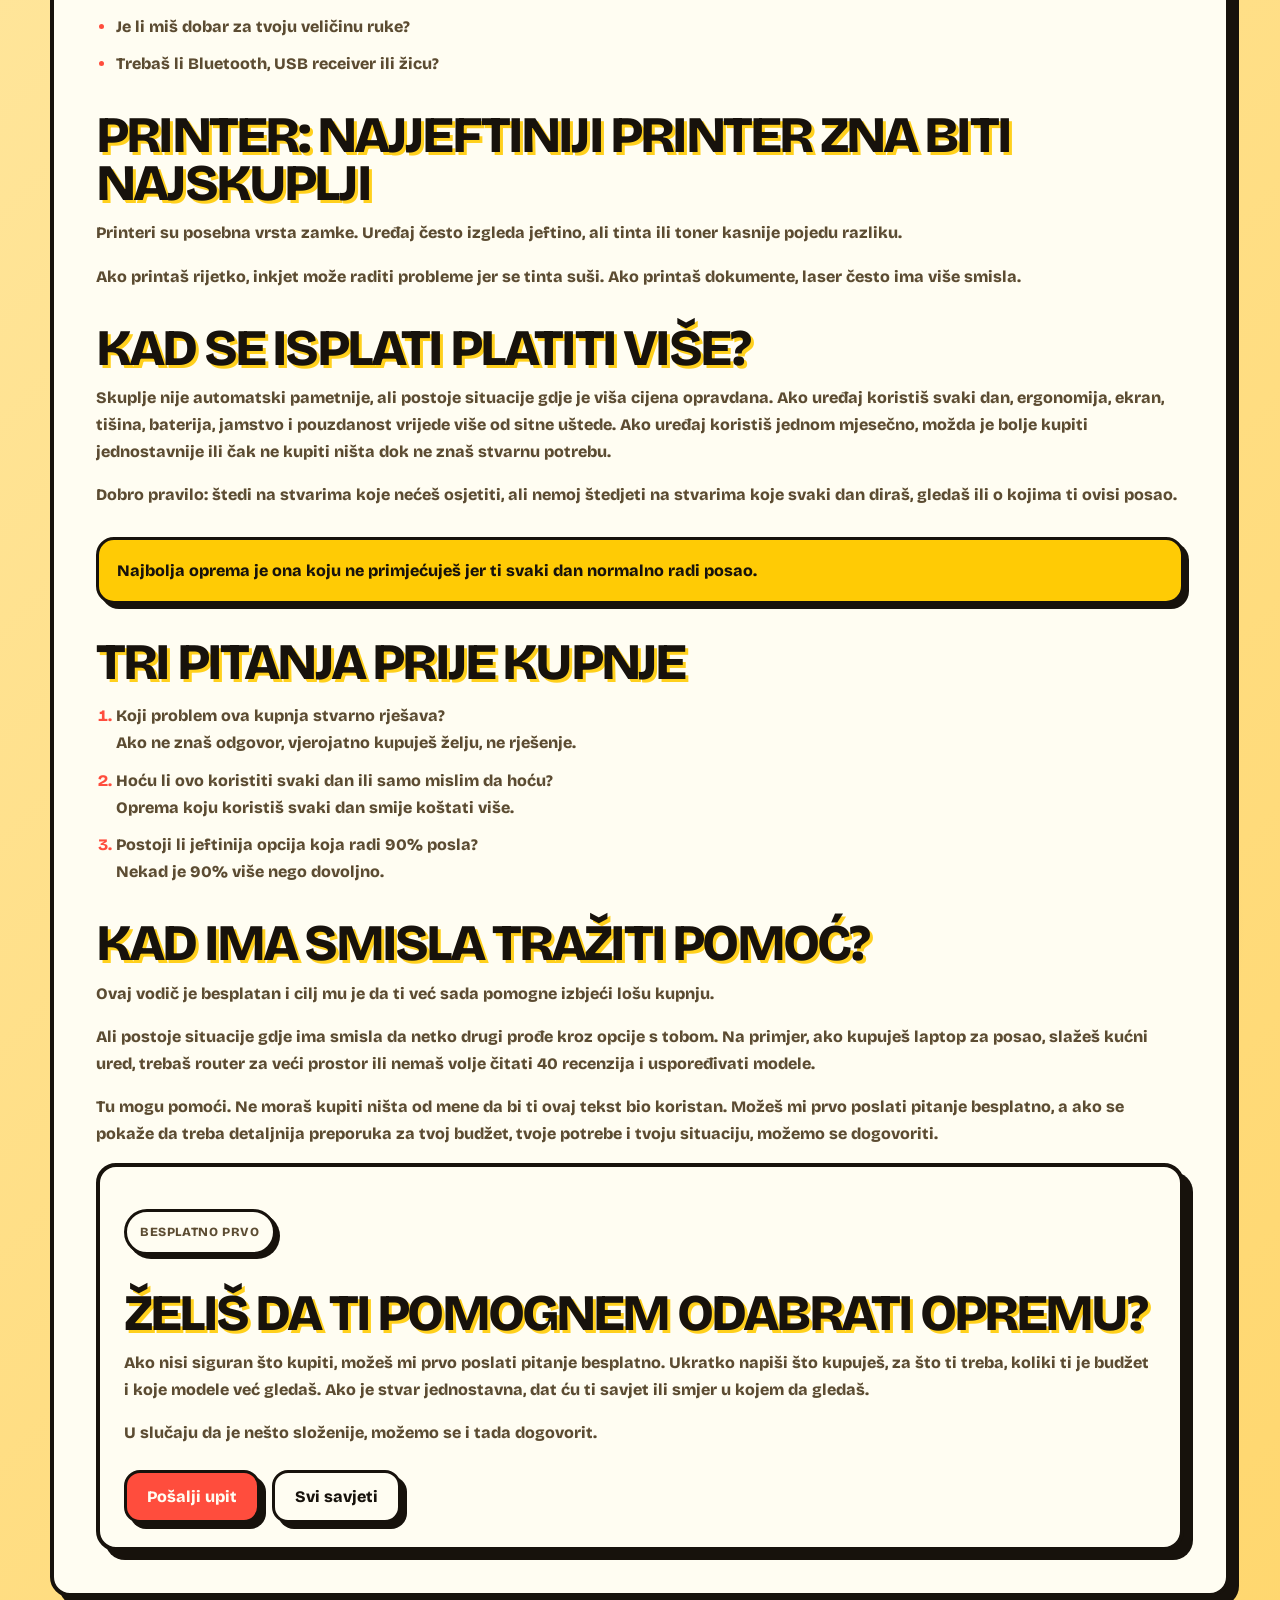
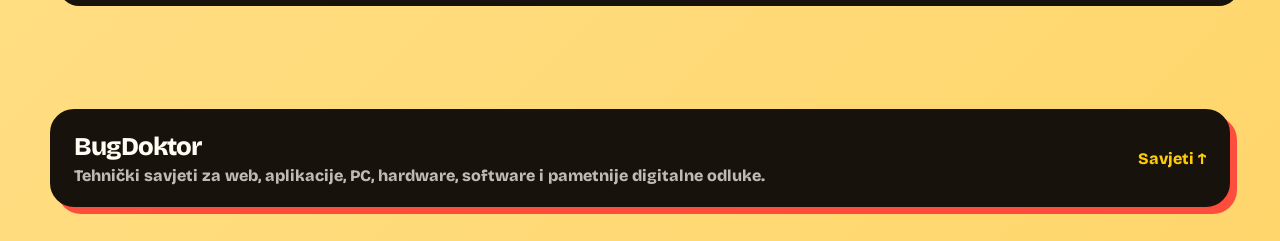
<file: blog/kupnja-hardwarea-bez-marketinga.html>
﻿<!doctype html>
<html lang="hr">
<head>
  <meta charset="utf-8" />
  <meta name="viewport" content="width=device-width, initial-scale=1" />
  <title>Kako kupiti opremu bez plaćanja marketinga? — BugDoktor</title>
  <meta name="description" content="Savjeti za kupnju laptopa, monitora, routera, periferije i komponenti bez nasjedanja na marketing." />
  <meta name="theme-color" content="#ffcb05" />
  <link rel="canonical" href="https://bugdoktor.hr/blog/kupnja-hardwarea-bez-marketinga.html" />
  <link rel="alternate" type="application/rss+xml" title="BugDoktor savjeti" href="https://bugdoktor.hr/feed.xml" />
  <link rel="icon" type="image/svg+xml" href="../favicon.svg" />
  <link rel="manifest" href="../site.webmanifest" />
  <meta property="og:type" content="article" />
  <meta property="og:title" content="Kako kupiti opremu bez plaćanja marketinga?" />
  <meta property="og:description" content="Što gledati kod hardware kupnje prije nego klikneš kupi." />
  <meta property="og:url" content="https://bugdoktor.hr/blog/kupnja-hardwarea-bez-marketinga.html" />
  <meta name="twitter:card" content="summary" />
  <link rel="stylesheet" href="../styles.css" />
</head>
<body>
  <div class="page-noise" aria-hidden="true"></div>
  <div class="bg-bolt bolt-one" aria-hidden="true">⚡</div>
  <header class="site-header">
    <a class="brand" href="../index.html" aria-label="BugDoktor početna"><span class="brand-mark">✚</span><span class="brand-text">BugDoktor</span></a>
    <nav class="main-nav" aria-label="Glavna navigacija"><a href="../index.html#servis">Servis</a><a href="../blog.html">Savjeti</a><a href="../index.html#alatnica">Alatnica</a><a href="../index.html#usluge">Usluge</a></nav>
    <button class="menu-button" type="button" aria-label="Otvori navigaciju" aria-expanded="false">☰</button>
  </header>

  <main>
    <section class="section-wrap post-hero">
      <p class="section-kicker">Hardware</p>
      <h1>Oprema bez marketinga.</h1>
      <p class="lead">Specifikacije su korisne tek kad znaš što znače za tvoj rad, prostor, navike i budžet.</p>
      <div class="blog-meta"><span>10 min čitanja</span><span>Ažurirano 18.06.2026.</span></div>
    </section>

    <article class="post-shell">
      <div class="post-body">
<h2>Prvo pitanje: što zapravo kupuješ?</h2>
<p>Kupnja opreme često izgleda jednostavno dok ne otvoriš prvu trgovinu. Odjednom te napadnu herci, gigabajti, “gaming”, “pro”, “ultra”, “AI ready”, “creator edition”, “mesh”, “premium” i “akcija vrijedi još 2 sata”.</p>
<p>Većina toga zvuči važno, ali ti realno ne govori hoće li tebi taj uređaj dobro služiti. Zato ne krećeš od modela. Krećeš od problema.</p>

<div class="post-callout">
  Prije nego gledaš cijene, pitaj se: koji problem ova kupnja stvarno rješava?
</div>

<h2>Marketing voli velike brojke</h2>
<p>Veći broj ne znači uvijek bolji izbor. Više herca, više megapiksela, više jezgri i veći popust ne znače automatski bolju kupnju.</p>
<p>Dobra kupnja je ona koja rješava tvoj stvarni problem bez nepotrebnog viška. Ako najviše radiš dokumente, mailove i web, možda ti je važniji dobar ekran i udobna tipkovnica nego najjači procesor u klasi.</p>

<h2>Laptop: nemoj gledati samo procesor</h2>
<p>Kod laptopa ljudi često gledaju procesor i RAM, a zaborave stvari koje će zapravo osjećati svaki dan.</p>
<ul>
  <li><strong>Ekran:</strong> ako svaki dan gledaš u laptop, loš ekran će te živcirati više nego malo slabiji procesor.</li>
  <li><strong>Tipkovnica i touchpad:</strong> ako puno pišeš, ovo nije sitnica.</li>
  <li><strong>Baterija:</strong> ako laptop nosiš okolo, baterija odjednom postaje jako važna.</li>
  <li><strong>Težina:</strong> laptop od 2.3 kg može biti super na papiru, ali naporan u torbi.</li>
  <li><strong>RAM i SSD:</strong> SSD je obavezan, a 16 GB RAM-a je dobra polazna točka ako budžet dopušta.</li>
</ul>

<h2>Koji laptop ima smisla za koji slučaj?</h2>
<p>Laptop ne kupuješ samo prema specifikaciji, nego prema načinu života. Isti procesor može biti odličan u jednom modelu, a naporan u drugom ako je hlađenje loše, ekran taman, baterija slaba ili tipkovnica neugodna.</p>
<ul>
  <li><strong>Student ili škola:</strong> prioritet su baterija, težina, solidan ekran, 16 GB RAM-a ako ide u budžet i dovoljno dobar SSD. Gaming performanse su manje važne ako laptop ide svaki dan u torbu.</li>
  <li><strong>Uredski rad:</strong> gledaj ekran, tipkovnicu, kameru, mikrofon, docking/USB-C i pouzdanost. Ako radiš s puno tabova i Office dokumentima, RAM ćeš osjetiti više nego “turbo” broj procesora.</li>
  <li><strong>Kreativni rad:</strong> ekran, RAM, disk i GPU mogu biti presudni. Kod videa i fotografije ne kupuj samo “jak laptop”, nego provjeri ekran, portove, hlađenje i mogućnost rada na vanjskom monitoru.</li>
  <li><strong>Gaming laptop:</strong> praktičan je ako stvarno trebaš prenosivost, ali računaj na buku, toplinu, slabiju bateriju i kraći osjećaj dugoročne vrijednosti u odnosu na desktop.</li>
</ul>

<h2>Monitor: veličina nije sve</h2>
<p>Kod monitora je najčešća greška kupiti nešto veliko i jeftino, a onda svaki dan gledati u mutnu, lošu ili napornu sliku.</p>
<ul>
  <li><strong>Rezolucija:</strong> za 27" ozbiljno gledaj 1440p ako budžet dopušta.</li>
  <li><strong>Panel:</strong> ako puno čitaš ili radiš s bojama, kvaliteta panela je važna.</li>
  <li><strong>Ergonomija:</strong> stalak koji se može podesiti nije luksuz, nego spas za vrat.</li>
  <li><strong>Priključci:</strong> provjeri HDMI, DisplayPort, USB-C ili adaptere prije kupnje.</li>
</ul>

<h2>Monitor prema poslu</h2>
<p>Za tekst i uredski rad bitna je oštrina, ergonomija i mirna slika. Za gaming je bitan refresh rate i odziv, ali ne na štetu rezolucije i panela. Za dizajn, fotografiju i video treba gledati boje, pokrivenost prostora boja i mogućnost kalibracije.</p>
<ul>
  <li><strong>24" 1080p:</strong> jeftin i dovoljan za osnovni rad, ali nije najugodniji za veće tablice, dizajn ili dugo čitanje.</li>
  <li><strong>27" 1440p:</strong> često najbolji balans za ured, kodiranje, multitasking i gaming bez pretjerane cijene.</li>
  <li><strong>32" 4K:</strong> odličan za puno prostora i oštrinu, ali provjeri treba li ti skaliranje i ima li računalo dovoljno dobar izlaz.</li>
  <li><strong>Ultrawide:</strong> super za timeline, tablice i paralelne prozore, ali nije za svakoga i traži dovoljno mjesta na stolu.</li>
</ul>

<h2>Router: “jači” ne znači uvijek bolji</h2>
<p>Wi-Fi problemi su često krivo shvaćeni. Ljudi kupe skuplji router i očekuju čudo, ali problem nekad nije router nego položaj, zidovi, kanal, uređaji ili loša konfiguracija.</p>
<p>Ako imaš veći stan ili kuću, jedan jak router možda nije najbolje rješenje. Mesh sustav može biti pametniji izbor. Ako imaš mali stan, možda ti ne treba skupi router nego bolje postavljanje postojećeg.</p>

<h2>Wi-Fi opcije bez magle</h2>
<ul>
  <li><strong>Bolji položaj postojećeg routera:</strong> najjeftinija “nadogradnja”. Router ne voli ormare, kutove, podove i mjesta iza televizora.</li>
  <li><strong>Jedan kvalitetniji router:</strong> ima smisla za manji ili srednji prostor gdje signal može normalno proći.</li>
  <li><strong>Mesh sustav:</strong> bolji za veće stanove, kuće i prostore s debelim zidovima. Važno je gdje stoje čvorovi, ne samo koliko ih ima.</li>
  <li><strong>Kabel do važnih uređaja:</strong> za desktop, konzolu, NAS ili TV često je stabilniji od bilo kojeg Wi-Fi obećanja.</li>
  <li><strong>Powerline:</strong> može pomoći, ali jako ovisi o instalacijama. Nije čarobno rješenje i treba ga gledati kao zadnju opciju ili testirati.</li>
</ul>

<h2>Tipkovnica i miš: specifikacije manje znače nego osjećaj</h2>
<p>Tipkovnicu i miš koristiš rukama svaki dan. Zato nije bitno samo što piše u opisu proizvoda, nego kako ti stvarno sjedaju.</p>
<ul>
  <li>Je li tipkovnica glasna ili tiha?</li>
  <li>Trebaš li numerički dio?</li>
  <li>Želiš li manji format da imaš više mjesta za miš?</li>
  <li>Je li miš dobar za tvoju veličinu ruke?</li>
  <li>Trebaš li Bluetooth, USB receiver ili žicu?</li>
</ul>

<h2>Printer: najjeftiniji printer zna biti najskuplji</h2>
<p>Printeri su posebna vrsta zamke. Uređaj često izgleda jeftino, ali tinta ili toner kasnije pojedu razliku.</p>
<p>Ako printaš rijetko, inkjet može raditi probleme jer se tinta suši. Ako printaš dokumente, laser često ima više smisla.</p>

<h2>Kad se isplati platiti više?</h2>
<p>Skuplje nije automatski pametnije, ali postoje situacije gdje je viša cijena opravdana. Ako uređaj koristiš svaki dan, ergonomija, ekran, tišina, baterija, jamstvo i pouzdanost vrijede više od sitne uštede. Ako uređaj koristiš jednom mjesečno, možda je bolje kupiti jednostavnije ili čak ne kupiti ništa dok ne znaš stvarnu potrebu.</p>
<p>Dobro pravilo: štedi na stvarima koje nećeš osjetiti, ali nemoj štedjeti na stvarima koje svaki dan diraš, gledaš ili o kojima ti ovisi posao.</p>

<div class="post-callout">
  Najbolja oprema je ona koju ne primjećuješ jer ti svaki dan normalno radi posao.
</div>

<h2>Tri pitanja prije kupnje</h2>
<ol>
  <li><strong>Koji problem ova kupnja stvarno rješava?</strong><br>Ako ne znaš odgovor, vjerojatno kupuješ želju, ne rješenje.</li>
  <li><strong>Hoću li ovo koristiti svaki dan ili samo mislim da hoću?</strong><br>Oprema koju koristiš svaki dan smije koštati više.</li>
  <li><strong>Postoji li jeftinija opcija koja radi 90% posla?</strong><br>Nekad je 90% više nego dovoljno.</li>
</ol>

<h2>Kad ima smisla tražiti pomoć?</h2>
<p>Ovaj vodič je besplatan i cilj mu je da ti već sada pomogne izbjeći lošu kupnju.</p>
<p>Ali postoje situacije gdje ima smisla da netko drugi prođe kroz opcije s tobom. Na primjer, ako kupuješ laptop za posao, slažeš kućni ured, trebaš router za veći prostor ili nemaš volje čitati 40 recenzija i uspoređivati modele.</p>
<p>Tu mogu pomoći. Ne moraš kupiti ništa od mene da bi ti ovaj tekst bio koristan. Možeš mi prvo poslati pitanje besplatno, a ako se pokaže da treba detaljnija preporuka za tvoj budžet, tvoje potrebe i tvoju situaciju, možemo se dogovoriti.</p>

<div class="service-note">
  <p class="section-kicker">Besplatno prvo</p>
  <h2>Želiš da ti pomognem odabrati opremu?</h2>
  <p>Ako nisi siguran što kupiti, možeš mi prvo poslati pitanje besplatno. Ukratko napiši što kupuješ, za što ti treba, koliki ti je budžet i koje modele već gledaš. Ako je stvar jednostavna, dat ću ti savjet ili smjer u kojem da gledaš.</p>
  <p>U slučaju da je nešto složenije, možemo se i tada dogovorit.</p>
  <div class="post-nav">
    <a class="button primary" href="../index.html#kontakt">Pošalji upit</a>
    <a class="button secondary" href="../blog.html">Svi savjeti</a>
  </div>
</div>
      </div>
    </article>
  </main>

  <footer class="site-footer"><div><strong>BugDoktor</strong><p>Tehnički savjeti za web, aplikacije, PC, hardware, software i pametnije digitalne odluke.</p></div><a href="../blog.html">Savjeti ↑</a></footer>
  <script src="../script.js" defer></script>
</body>
</html>
</file>
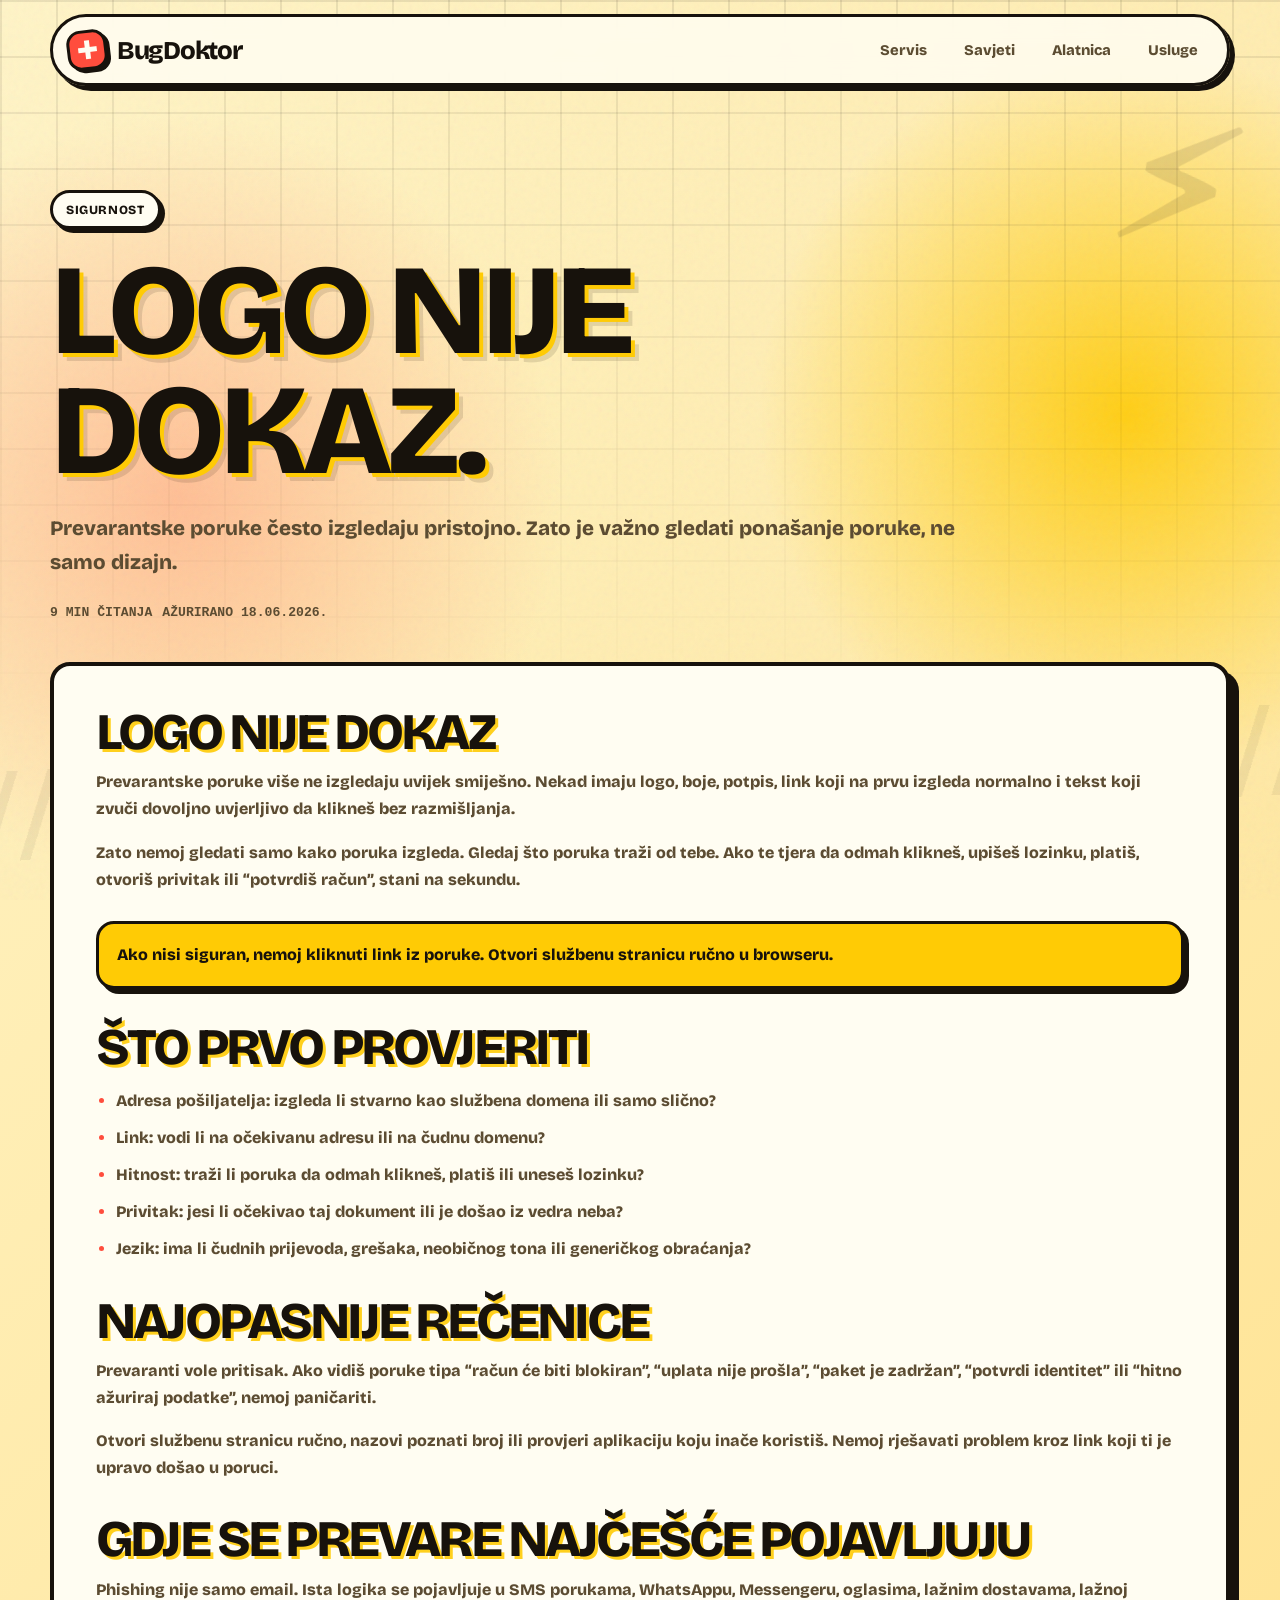
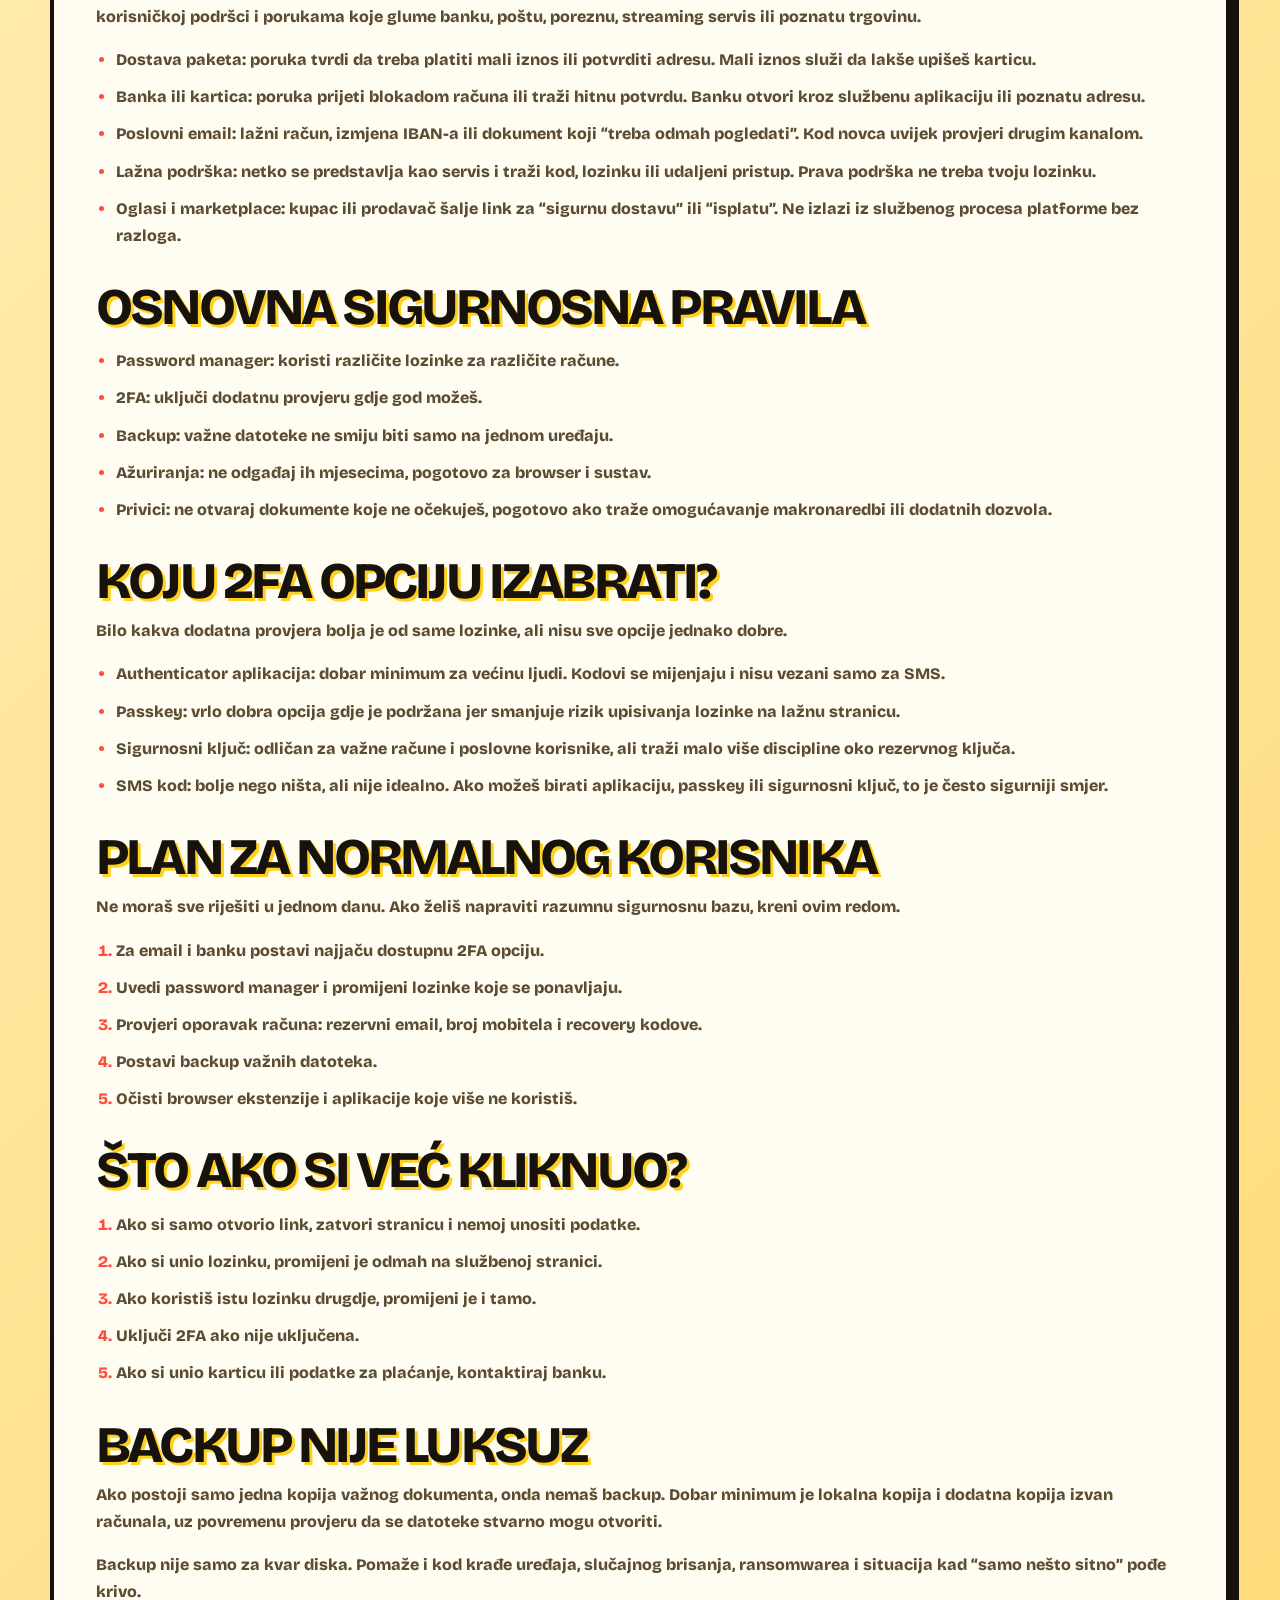
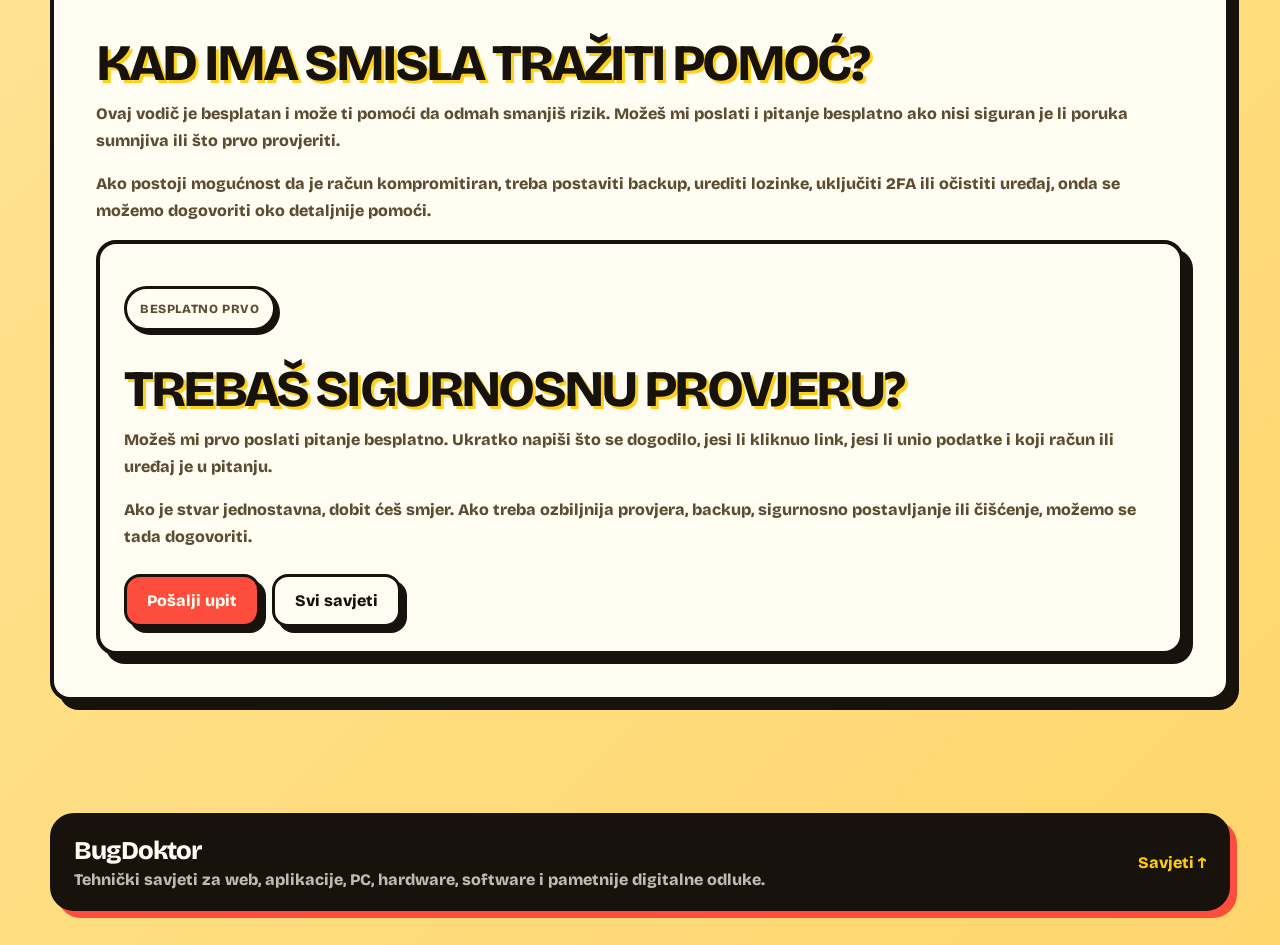
<file: blog/ne-klikaj-link-samo-zato-sto-ima-logo.html>
﻿<!doctype html>
<html lang="hr">
<head>
  <meta charset="utf-8" />
  <meta name="viewport" content="width=device-width, initial-scale=1" />
  <title>Ne klikaj link samo zato što ima logo — BugDoktor</title>
  <meta name="description" content="Brzi vodič za phishing, lozinke, 2FA, backup i sigurnije svakodnevno korištenje interneta." />
  <meta name="theme-color" content="#ffcb05" />
  <link rel="canonical" href="https://bugdoktor.hr/blog/ne-klikaj-link-samo-zato-sto-ima-logo.html" />
  <link rel="alternate" type="application/rss+xml" title="BugDoktor savjeti" href="https://bugdoktor.hr/feed.xml" />
  <link rel="icon" type="image/svg+xml" href="../favicon.svg" />
  <link rel="manifest" href="../site.webmanifest" />
  <meta property="og:type" content="article" />
  <meta property="og:title" content="Ne klikaj link samo zato što ima logo" />
  <meta property="og:description" content="Praktična pravila za sigurniji digitalni život." />
  <meta property="og:url" content="https://bugdoktor.hr/blog/ne-klikaj-link-samo-zato-sto-ima-logo.html" />
  <meta name="twitter:card" content="summary" />
  <link rel="stylesheet" href="../styles.css" />
</head>
<body>
  <div class="page-noise" aria-hidden="true"></div>
  <div class="bg-bolt bolt-one" aria-hidden="true">⚡</div>
  <header class="site-header">
    <a class="brand" href="../index.html" aria-label="BugDoktor početna"><span class="brand-mark">✚</span><span class="brand-text">BugDoktor</span></a>
    <nav class="main-nav" aria-label="Glavna navigacija"><a href="../index.html#servis">Servis</a><a href="../blog.html">Savjeti</a><a href="../index.html#alatnica">Alatnica</a><a href="../index.html#usluge">Usluge</a></nav>
    <button class="menu-button" type="button" aria-label="Otvori navigaciju" aria-expanded="false">☰</button>
  </header>

  <main>
    <section class="section-wrap post-hero">
      <p class="section-kicker">Sigurnost</p>
      <h1>Logo nije dokaz.</h1>
      <p class="lead">Prevarantske poruke često izgledaju pristojno. Zato je važno gledati ponašanje poruke, ne samo dizajn.</p>
      <div class="blog-meta"><span>9 min čitanja</span><span>Ažurirano 18.06.2026.</span></div>
    </section>

    <article class="post-shell">
      <div class="post-body">
        <h2>Logo nije dokaz</h2>
        <p>Prevarantske poruke više ne izgledaju uvijek smiješno. Nekad imaju logo, boje, potpis, link koji na prvu izgleda normalno i tekst koji zvuči dovoljno uvjerljivo da klikneš bez razmišljanja.</p>
        <p>Zato nemoj gledati samo kako poruka izgleda. Gledaj što poruka traži od tebe. Ako te tjera da odmah klikneš, upišeš lozinku, platiš, otvoriš privitak ili “potvrdiš račun”, stani na sekundu.</p>

        <div class="post-callout">Ako nisi siguran, nemoj kliknuti link iz poruke. Otvori službenu stranicu ručno u browseru.</div>

        <h2>Što prvo provjeriti</h2>
        <ul>
          <li><strong>Adresa pošiljatelja:</strong> izgleda li stvarno kao službena domena ili samo slično?</li>
          <li><strong>Link:</strong> vodi li na očekivanu adresu ili na čudnu domenu?</li>
          <li><strong>Hitnost:</strong> traži li poruka da odmah klikneš, platiš ili uneseš lozinku?</li>
          <li><strong>Privitak:</strong> jesi li očekivao taj dokument ili je došao iz vedra neba?</li>
          <li><strong>Jezik:</strong> ima li čudnih prijevoda, grešaka, neobičnog tona ili generičkog obraćanja?</li>
        </ul>

        <h2>Najopasnije rečenice</h2>
        <p>Prevaranti vole pritisak. Ako vidiš poruke tipa “račun će biti blokiran”, “uplata nije prošla”, “paket je zadržan”, “potvrdi identitet” ili “hitno ažuriraj podatke”, nemoj paničariti.</p>
        <p>Otvori službenu stranicu ručno, nazovi poznati broj ili provjeri aplikaciju koju inače koristiš. Nemoj rješavati problem kroz link koji ti je upravo došao u poruci.</p>

        <h2>Gdje se prevare najčešće pojavljuju</h2>
        <p>Phishing nije samo email. Ista logika se pojavljuje u SMS porukama, WhatsAppu, Messengeru, oglasima, lažnim dostavama, lažnoj korisničkoj podršci i porukama koje glume banku, poštu, poreznu, streaming servis ili poznatu trgovinu.</p>
        <ul>
          <li><strong>Dostava paketa:</strong> poruka tvrdi da treba platiti mali iznos ili potvrditi adresu. Mali iznos služi da lakše upišeš karticu.</li>
          <li><strong>Banka ili kartica:</strong> poruka prijeti blokadom računa ili traži hitnu potvrdu. Banku otvori kroz službenu aplikaciju ili poznatu adresu.</li>
          <li><strong>Poslovni email:</strong> lažni račun, izmjena IBAN-a ili dokument koji “treba odmah pogledati”. Kod novca uvijek provjeri drugim kanalom.</li>
          <li><strong>Lažna podrška:</strong> netko se predstavlja kao servis i traži kod, lozinku ili udaljeni pristup. Prava podrška ne treba tvoju lozinku.</li>
          <li><strong>Oglasi i marketplace:</strong> kupac ili prodavač šalje link za “sigurnu dostavu” ili “isplatu”. Ne izlazi iz službenog procesa platforme bez razloga.</li>
        </ul>

        <h2>Osnovna sigurnosna pravila</h2>
        <ul>
          <li><strong>Password manager:</strong> koristi različite lozinke za različite račune.</li>
          <li><strong>2FA:</strong> uključi dodatnu provjeru gdje god možeš.</li>
          <li><strong>Backup:</strong> važne datoteke ne smiju biti samo na jednom uređaju.</li>
          <li><strong>Ažuriranja:</strong> ne odgađaj ih mjesecima, pogotovo za browser i sustav.</li>
          <li><strong>Privici:</strong> ne otvaraj dokumente koje ne očekuješ, pogotovo ako traže omogućavanje makronaredbi ili dodatnih dozvola.</li>
        </ul>

        <h2>Koju 2FA opciju izabrati?</h2>
        <p>Bilo kakva dodatna provjera bolja je od same lozinke, ali nisu sve opcije jednako dobre.</p>
        <ul>
          <li><strong>Authenticator aplikacija:</strong> dobar minimum za većinu ljudi. Kodovi se mijenjaju i nisu vezani samo za SMS.</li>
          <li><strong>Passkey:</strong> vrlo dobra opcija gdje je podržana jer smanjuje rizik upisivanja lozinke na lažnu stranicu.</li>
          <li><strong>Sigurnosni ključ:</strong> odličan za važne račune i poslovne korisnike, ali traži malo više discipline oko rezervnog ključa.</li>
          <li><strong>SMS kod:</strong> bolje nego ništa, ali nije idealno. Ako možeš birati aplikaciju, passkey ili sigurnosni ključ, to je često sigurniji smjer.</li>
        </ul>

        <h2>Plan za normalnog korisnika</h2>
        <p>Ne moraš sve riješiti u jednom danu. Ako želiš napraviti razumnu sigurnosnu bazu, kreni ovim redom.</p>
        <ol>
          <li>Za email i banku postavi najjaču dostupnu 2FA opciju.</li>
          <li>Uvedi password manager i promijeni lozinke koje se ponavljaju.</li>
          <li>Provjeri oporavak računa: rezervni email, broj mobitela i recovery kodove.</li>
          <li>Postavi backup važnih datoteka.</li>
          <li>Očisti browser ekstenzije i aplikacije koje više ne koristiš.</li>
        </ol>

        <h2>Što ako si već kliknuo?</h2>
        <ol>
          <li>Ako si samo otvorio link, zatvori stranicu i nemoj unositi podatke.</li>
          <li>Ako si unio lozinku, promijeni je odmah na službenoj stranici.</li>
          <li>Ako koristiš istu lozinku drugdje, promijeni je i tamo.</li>
          <li>Uključi 2FA ako nije uključena.</li>
          <li>Ako si unio karticu ili podatke za plaćanje, kontaktiraj banku.</li>
        </ol>

        <h2>Backup nije luksuz</h2>
        <p>Ako postoji samo jedna kopija važnog dokumenta, onda nemaš backup. Dobar minimum je lokalna kopija i dodatna kopija izvan računala, uz povremenu provjeru da se datoteke stvarno mogu otvoriti.</p>
        <p>Backup nije samo za kvar diska. Pomaže i kod krađe uređaja, slučajnog brisanja, ransomwarea i situacija kad “samo nešto sitno” pođe krivo.</p>

        <h2>Kad ima smisla tražiti pomoć?</h2>
        <p>Ovaj vodič je besplatan i može ti pomoći da odmah smanjiš rizik. Možeš mi poslati i pitanje besplatno ako nisi siguran je li poruka sumnjiva ili što prvo provjeriti.</p>
        <p>Ako postoji mogućnost da je račun kompromitiran, treba postaviti backup, urediti lozinke, uključiti 2FA ili očistiti uređaj, onda se možemo dogovoriti oko detaljnije pomoći.</p>

        <div class="service-note">
          <p class="section-kicker">Besplatno prvo</p>
          <h2>Trebaš sigurnosnu provjeru?</h2>
          <p>Možeš mi prvo poslati pitanje besplatno. Ukratko napiši što se dogodilo, jesi li kliknuo link, jesi li unio podatke i koji račun ili uređaj je u pitanju.</p>
          <p>Ako je stvar jednostavna, dobit ćeš smjer. Ako treba ozbiljnija provjera, backup, sigurnosno postavljanje ili čišćenje, možemo se tada dogovoriti.</p>
          <div class="post-nav"><a class="button primary" href="../index.html#kontakt">Pošalji upit</a><a class="button secondary" href="../blog.html">Svi savjeti</a></div>
        </div>
      </div>
    </article>
  </main>

  <footer class="site-footer"><div><strong>BugDoktor</strong><p>Tehnički savjeti za web, aplikacije, PC, hardware, software i pametnije digitalne odluke.</p></div><a href="../blog.html">Savjeti ↑</a></footer>
  <script src="../script.js" defer></script>
</body>
</html>
</file>
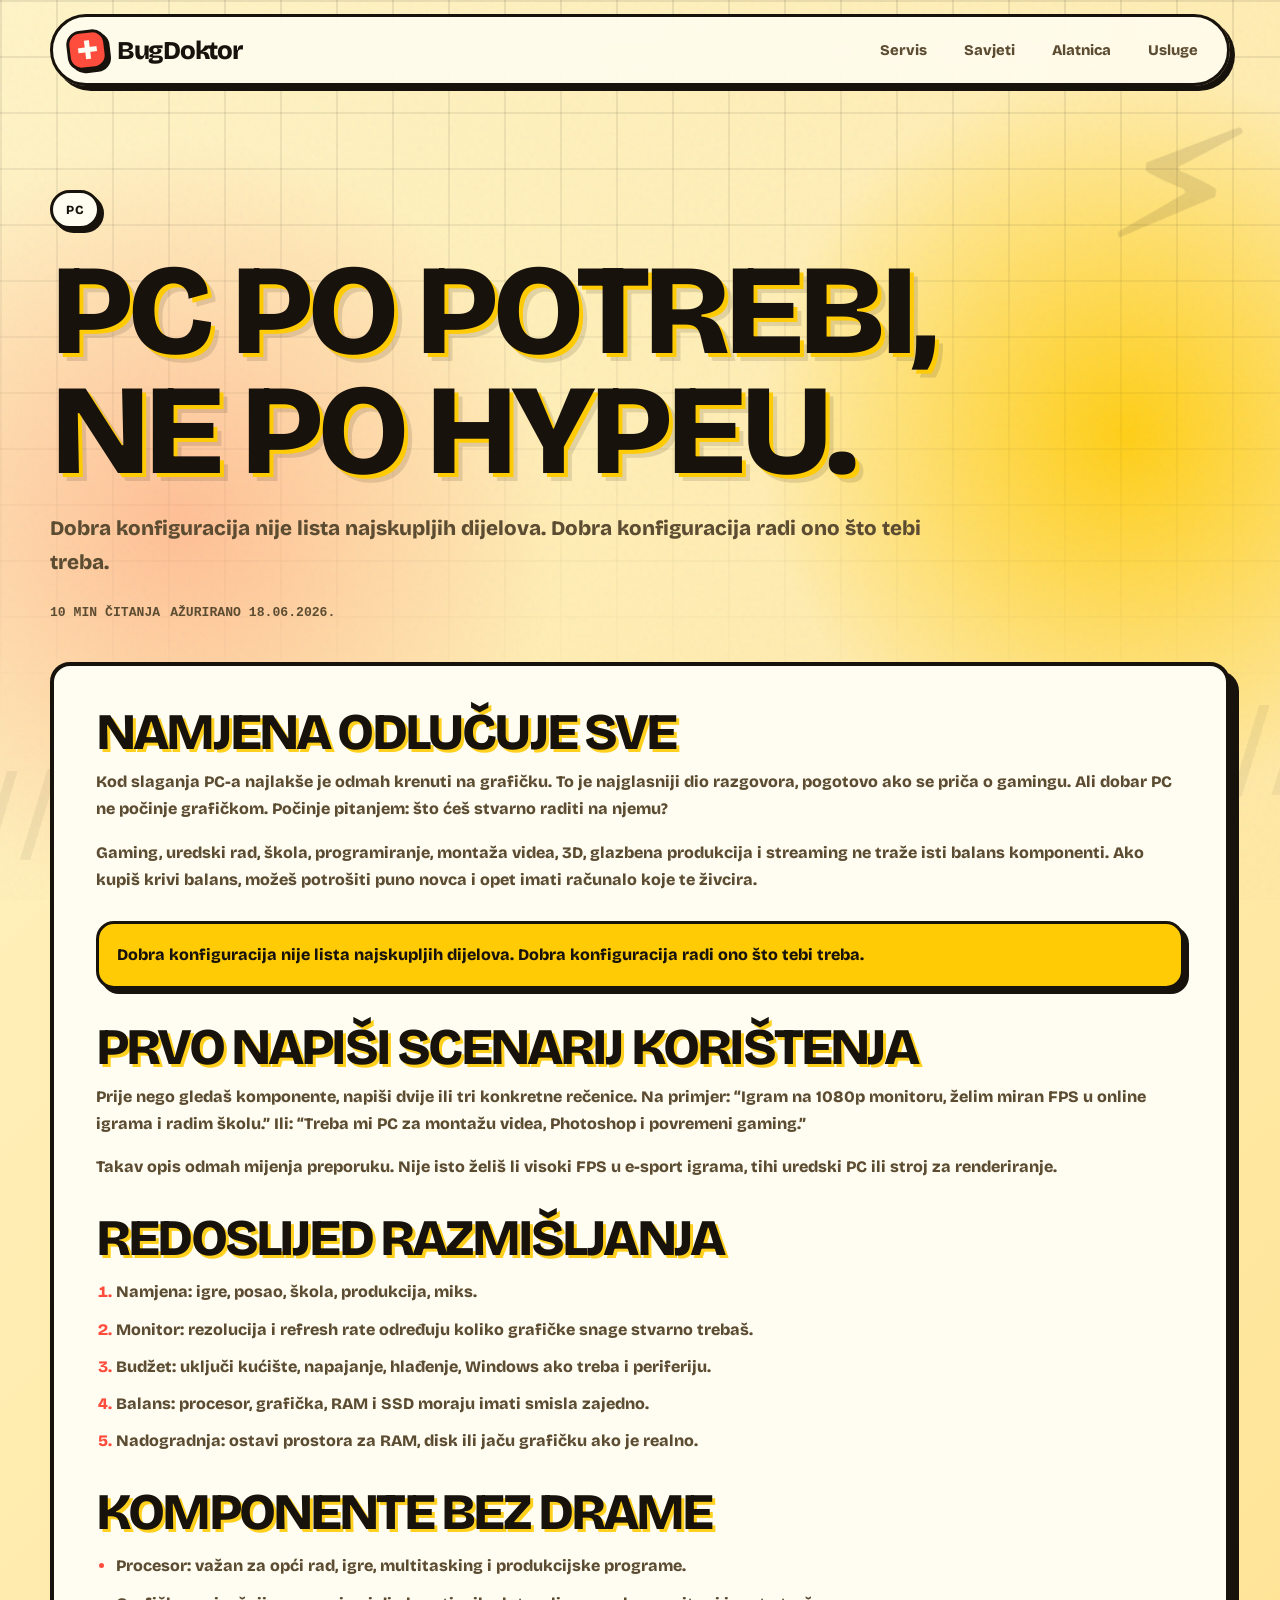
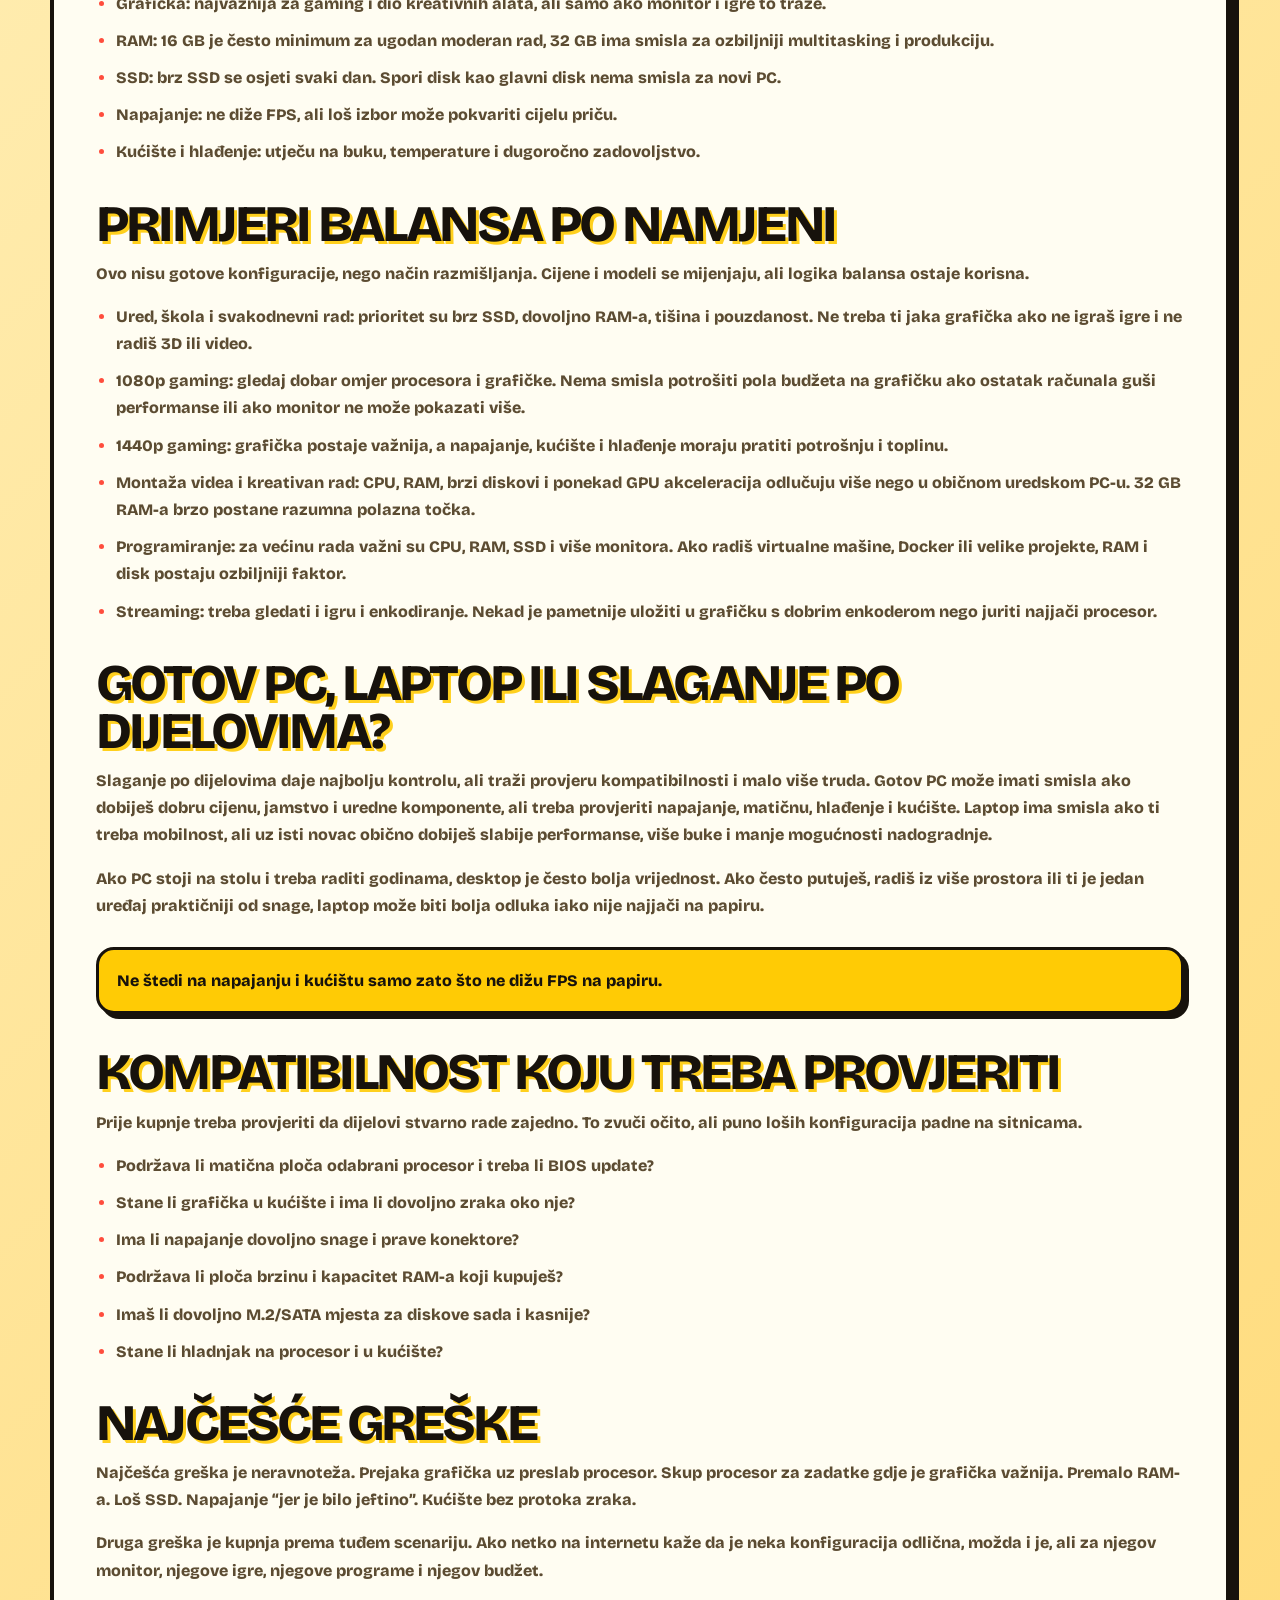
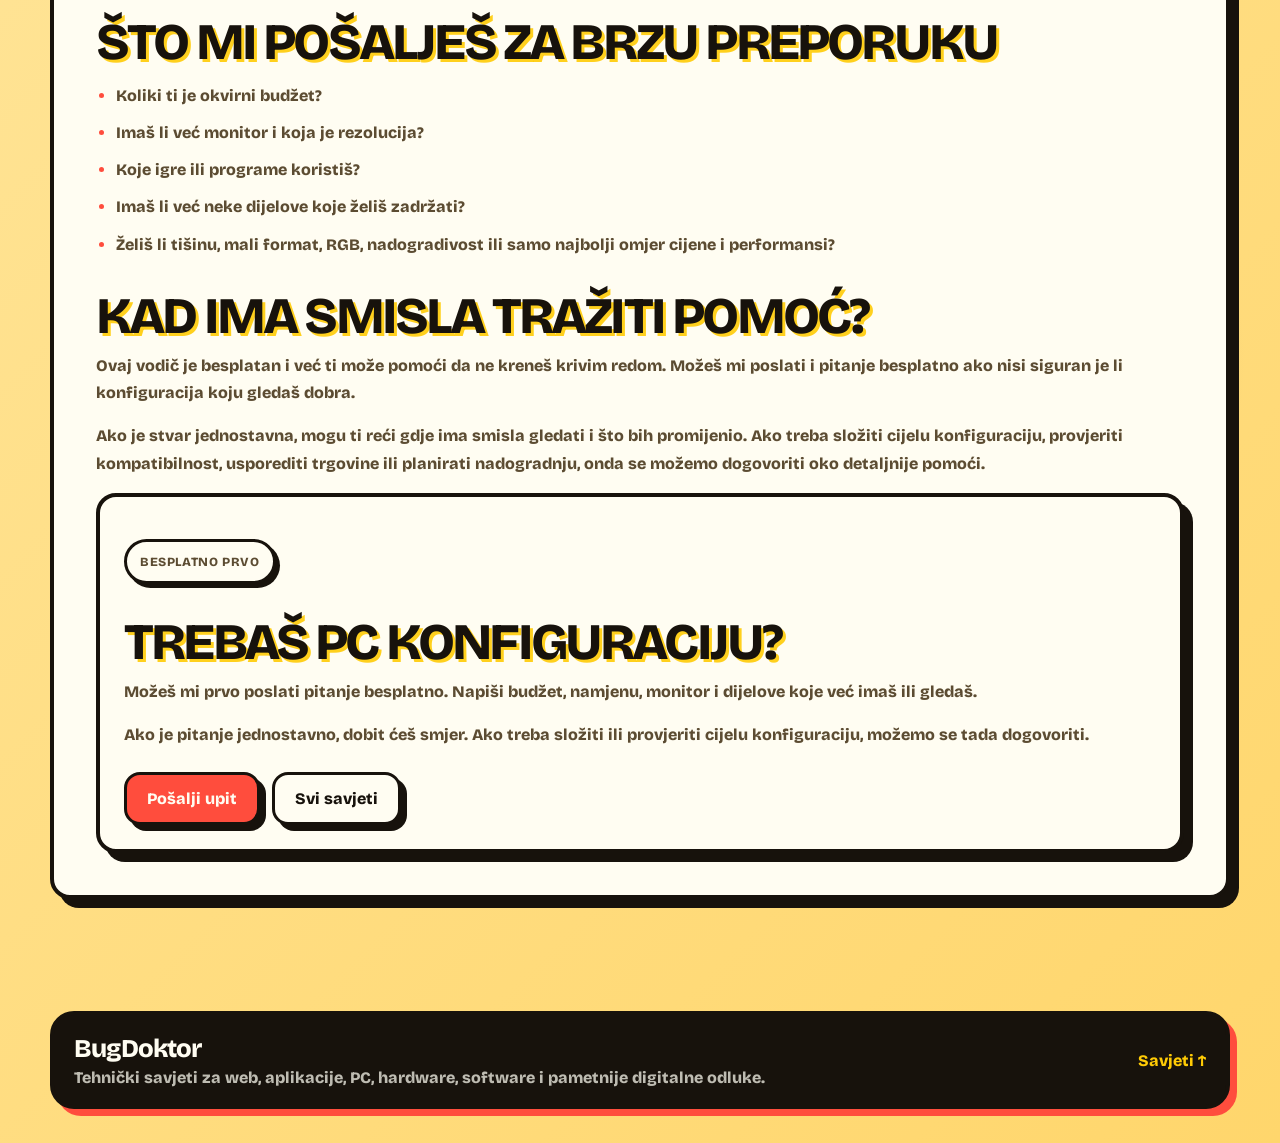
<file: blog/slaganje-pc-a-pocinje-pitanjem.html>
﻿<!doctype html>
<html lang="hr">
<head>
  <meta charset="utf-8" />
  <meta name="viewport" content="width=device-width, initial-scale=1" />
  <title>Slaganje PC-a počinje pitanjem, ne grafičkom — BugDoktor</title>
  <meta name="description" content="Kako planirati PC konfiguraciju prema namjeni, budžetu, monitoru, procesoru, grafičkoj, RAM-u, SSD-u i napajanju." />
  <meta name="theme-color" content="#ffcb05" />
  <link rel="canonical" href="https://bugdoktor.hr/blog/slaganje-pc-a-pocinje-pitanjem.html" />
  <link rel="alternate" type="application/rss+xml" title="BugDoktor savjeti" href="https://bugdoktor.hr/feed.xml" />
  <link rel="icon" type="image/svg+xml" href="../favicon.svg" />
  <link rel="manifest" href="../site.webmanifest" />
  <meta property="og:type" content="article" />
  <meta property="og:title" content="Slaganje PC-a počinje pitanjem, ne grafičkom" />
  <meta property="og:description" content="Kako složiti PC prema stvarnoj namjeni i budžetu." />
  <meta property="og:url" content="https://bugdoktor.hr/blog/slaganje-pc-a-pocinje-pitanjem.html" />
  <meta name="twitter:card" content="summary" />
  <link rel="stylesheet" href="../styles.css" />
</head>
<body>
  <div class="page-noise" aria-hidden="true"></div>
  <div class="bg-bolt bolt-one" aria-hidden="true">⚡</div>
  <header class="site-header">
    <a class="brand" href="../index.html" aria-label="BugDoktor početna"><span class="brand-mark">✚</span><span class="brand-text">BugDoktor</span></a>
    <nav class="main-nav" aria-label="Glavna navigacija"><a href="../index.html#servis">Servis</a><a href="../blog.html">Savjeti</a><a href="../index.html#alatnica">Alatnica</a><a href="../index.html#usluge">Usluge</a></nav>
    <button class="menu-button" type="button" aria-label="Otvori navigaciju" aria-expanded="false">☰</button>
  </header>

  <main>
    <section class="section-wrap post-hero">
      <p class="section-kicker">PC</p>
      <h1>PC po potrebi, ne po hypeu.</h1>
      <p class="lead">Dobra konfiguracija nije lista najskupljih dijelova. Dobra konfiguracija radi ono što tebi treba.</p>
      <div class="blog-meta"><span>10 min čitanja</span><span>Ažurirano 18.06.2026.</span></div>
    </section>

    <article class="post-shell">
      <div class="post-body">
        <h2>Namjena odlučuje sve</h2>
        <p>Kod slaganja PC-a najlakše je odmah krenuti na grafičku. To je najglasniji dio razgovora, pogotovo ako se priča o gamingu. Ali dobar PC ne počinje grafičkom. Počinje pitanjem: što ćeš stvarno raditi na njemu?</p>
        <p>Gaming, uredski rad, škola, programiranje, montaža videa, 3D, glazbena produkcija i streaming ne traže isti balans komponenti. Ako kupiš krivi balans, možeš potrošiti puno novca i opet imati računalo koje te živcira.</p>

        <div class="post-callout">Dobra konfiguracija nije lista najskupljih dijelova. Dobra konfiguracija radi ono što tebi treba.</div>

        <h2>Prvo napiši scenarij korištenja</h2>
        <p>Prije nego gledaš komponente, napiši dvije ili tri konkretne rečenice. Na primjer: “Igram na 1080p monitoru, želim miran FPS u online igrama i radim školu.” Ili: “Treba mi PC za montažu videa, Photoshop i povremeni gaming.”</p>
        <p>Takav opis odmah mijenja preporuku. Nije isto želiš li visoki FPS u e-sport igrama, tihi uredski PC ili stroj za renderiranje.</p>

        <h2>Redoslijed razmišljanja</h2>
        <ol>
          <li><strong>Namjena:</strong> igre, posao, škola, produkcija, miks.</li>
          <li><strong>Monitor:</strong> rezolucija i refresh rate određuju koliko grafičke snage stvarno trebaš.</li>
          <li><strong>Budžet:</strong> uključi kućište, napajanje, hlađenje, Windows ako treba i periferiju.</li>
          <li><strong>Balans:</strong> procesor, grafička, RAM i SSD moraju imati smisla zajedno.</li>
          <li><strong>Nadogradnja:</strong> ostavi prostora za RAM, disk ili jaču grafičku ako je realno.</li>
        </ol>

        <h2>Komponente bez drame</h2>
        <ul>
          <li><strong>Procesor:</strong> važan za opći rad, igre, multitasking i produkcijske programe.</li>
          <li><strong>Grafička:</strong> najvažnija za gaming i dio kreativnih alata, ali samo ako monitor i igre to traže.</li>
          <li><strong>RAM:</strong> 16 GB je često minimum za ugodan moderan rad, 32 GB ima smisla za ozbiljniji multitasking i produkciju.</li>
          <li><strong>SSD:</strong> brz SSD se osjeti svaki dan. Spori disk kao glavni disk nema smisla za novi PC.</li>
          <li><strong>Napajanje:</strong> ne diže FPS, ali loš izbor može pokvariti cijelu priču.</li>
          <li><strong>Kućište i hlađenje:</strong> utječu na buku, temperature i dugoročno zadovoljstvo.</li>
        </ul>

        <h2>Primjeri balansa po namjeni</h2>
        <p>Ovo nisu gotove konfiguracije, nego način razmišljanja. Cijene i modeli se mijenjaju, ali logika balansa ostaje korisna.</p>
        <ul>
          <li><strong>Ured, škola i svakodnevni rad:</strong> prioritet su brz SSD, dovoljno RAM-a, tišina i pouzdanost. Ne treba ti jaka grafička ako ne igraš igre i ne radiš 3D ili video.</li>
          <li><strong>1080p gaming:</strong> gledaj dobar omjer procesora i grafičke. Nema smisla potrošiti pola budžeta na grafičku ako ostatak računala guši performanse ili ako monitor ne može pokazati više.</li>
          <li><strong>1440p gaming:</strong> grafička postaje važnija, a napajanje, kućište i hlađenje moraju pratiti potrošnju i toplinu.</li>
          <li><strong>Montaža videa i kreativan rad:</strong> CPU, RAM, brzi diskovi i ponekad GPU akceleracija odlučuju više nego u običnom uredskom PC-u. 32 GB RAM-a brzo postane razumna polazna točka.</li>
          <li><strong>Programiranje:</strong> za većinu rada važni su CPU, RAM, SSD i više monitora. Ako radiš virtualne mašine, Docker ili velike projekte, RAM i disk postaju ozbiljniji faktor.</li>
          <li><strong>Streaming:</strong> treba gledati i igru i enkodiranje. Nekad je pametnije uložiti u grafičku s dobrim enkoderom nego juriti najjači procesor.</li>
        </ul>

        <h2>Gotov PC, laptop ili slaganje po dijelovima?</h2>
        <p>Slaganje po dijelovima daje najbolju kontrolu, ali traži provjeru kompatibilnosti i malo više truda. Gotov PC može imati smisla ako dobiješ dobru cijenu, jamstvo i uredne komponente, ali treba provjeriti napajanje, matičnu, hlađenje i kućište. Laptop ima smisla ako ti treba mobilnost, ali uz isti novac obično dobiješ slabije performanse, više buke i manje mogućnosti nadogradnje.</p>
        <p>Ako PC stoji na stolu i treba raditi godinama, desktop je često bolja vrijednost. Ako često putuješ, radiš iz više prostora ili ti je jedan uređaj praktičniji od snage, laptop može biti bolja odluka iako nije najjači na papiru.</p>

        <div class="post-callout">Ne štedi na napajanju i kućištu samo zato što ne dižu FPS na papiru.</div>

        <h2>Kompatibilnost koju treba provjeriti</h2>
        <p>Prije kupnje treba provjeriti da dijelovi stvarno rade zajedno. To zvuči očito, ali puno loših konfiguracija padne na sitnicama.</p>
        <ul>
          <li>Podržava li matična ploča odabrani procesor i treba li BIOS update?</li>
          <li>Stane li grafička u kućište i ima li dovoljno zraka oko nje?</li>
          <li>Ima li napajanje dovoljno snage i prave konektore?</li>
          <li>Podržava li ploča brzinu i kapacitet RAM-a koji kupuješ?</li>
          <li>Imaš li dovoljno M.2/SATA mjesta za diskove sada i kasnije?</li>
          <li>Stane li hladnjak na procesor i u kućište?</li>
        </ul>

        <h2>Najčešće greške</h2>
        <p>Najčešća greška je neravnoteža. Prejaka grafička uz preslab procesor. Skup procesor za zadatke gdje je grafička važnija. Premalo RAM-a. Loš SSD. Napajanje “jer je bilo jeftino”. Kućište bez protoka zraka.</p>
        <p>Druga greška je kupnja prema tuđem scenariju. Ako netko na internetu kaže da je neka konfiguracija odlična, možda i je, ali za njegov monitor, njegove igre, njegove programe i njegov budžet.</p>

        <h2>Što mi pošalješ za brzu preporuku</h2>
        <ul>
          <li>Koliki ti je okvirni budžet?</li>
          <li>Imaš li već monitor i koja je rezolucija?</li>
          <li>Koje igre ili programe koristiš?</li>
          <li>Imaš li već neke dijelove koje želiš zadržati?</li>
          <li>Želiš li tišinu, mali format, RGB, nadogradivost ili samo najbolji omjer cijene i performansi?</li>
        </ul>

        <h2>Kad ima smisla tražiti pomoć?</h2>
        <p>Ovaj vodič je besplatan i već ti može pomoći da ne kreneš krivim redom. Možeš mi poslati i pitanje besplatno ako nisi siguran je li konfiguracija koju gledaš dobra.</p>
        <p>Ako je stvar jednostavna, mogu ti reći gdje ima smisla gledati i što bih promijenio. Ako treba složiti cijelu konfiguraciju, provjeriti kompatibilnost, usporediti trgovine ili planirati nadogradnju, onda se možemo dogovoriti oko detaljnije pomoći.</p>

        <div class="service-note">
          <p class="section-kicker">Besplatno prvo</p>
          <h2>Trebaš PC konfiguraciju?</h2>
          <p>Možeš mi prvo poslati pitanje besplatno. Napiši budžet, namjenu, monitor i dijelove koje već imaš ili gledaš.</p>
          <p>Ako je pitanje jednostavno, dobit ćeš smjer. Ako treba složiti ili provjeriti cijelu konfiguraciju, možemo se tada dogovoriti.</p>
          <div class="post-nav"><a class="button primary" href="../index.html#kontakt">Pošalji upit</a><a class="button secondary" href="../blog.html">Svi savjeti</a></div>
        </div>
      </div>
    </article>
  </main>

  <footer class="site-footer"><div><strong>BugDoktor</strong><p>Tehnički savjeti za web, aplikacije, PC, hardware, software i pametnije digitalne odluke.</p></div><a href="../blog.html">Savjeti ↑</a></footer>
  <script src="../script.js" defer></script>
</body>
</html>
</file>
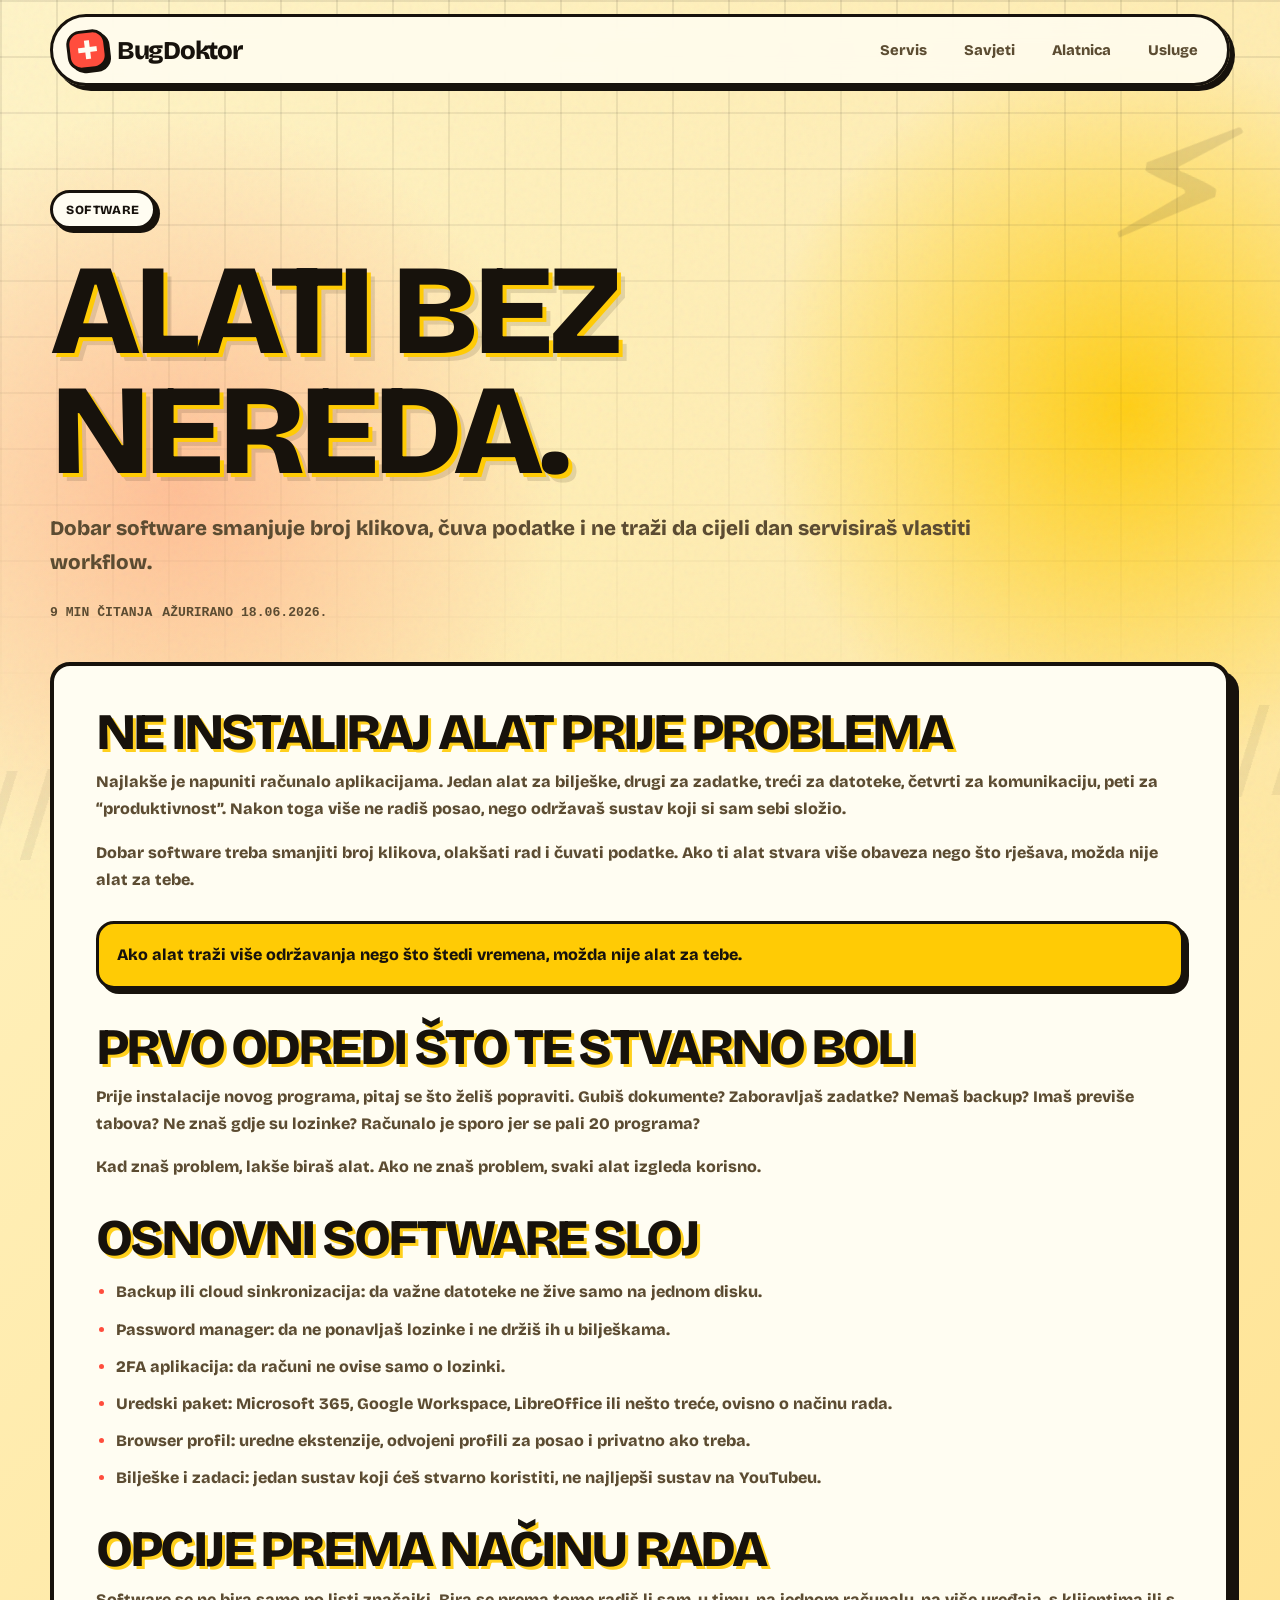
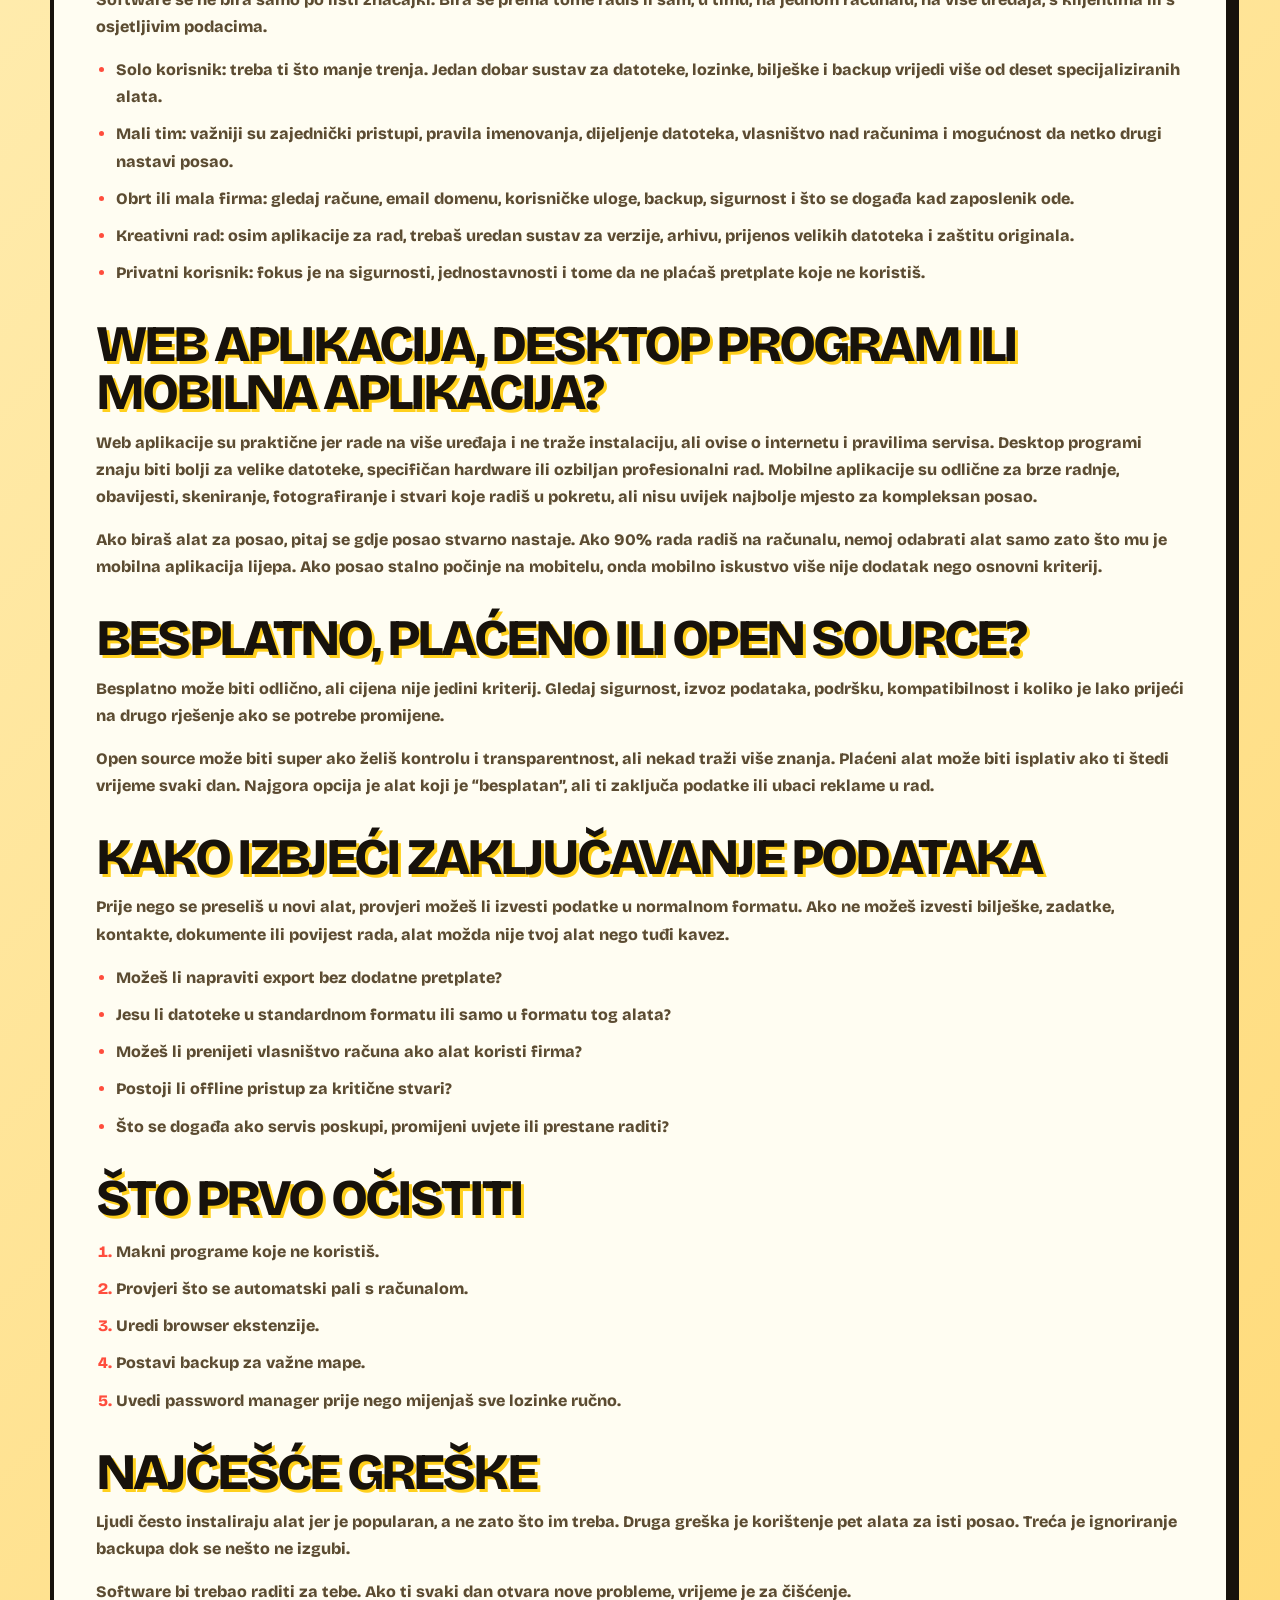
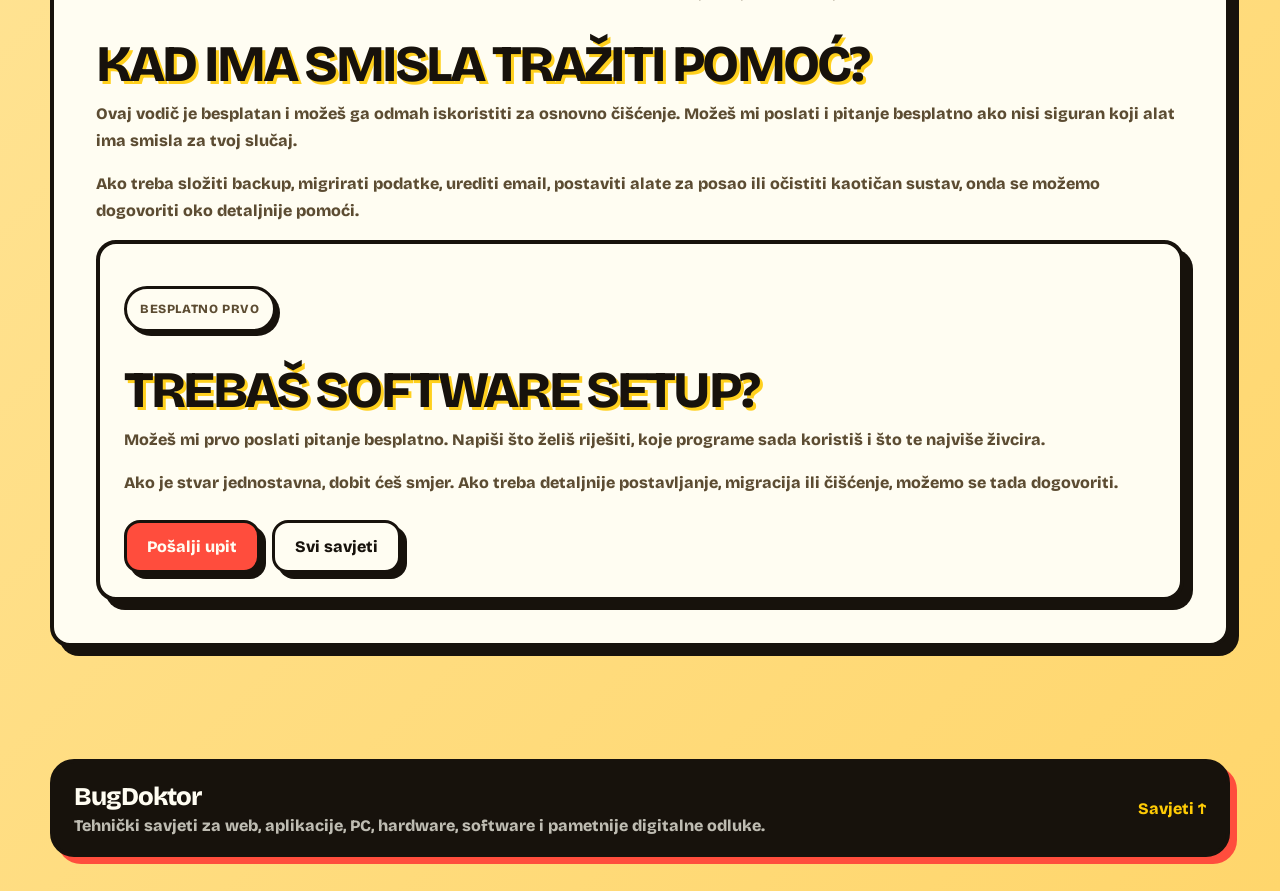
<file: blog/software-koji-rjesava-posao.html>
﻿<!doctype html>
<html lang="hr">
<head>
  <meta charset="utf-8" />
  <meta name="viewport" content="width=device-width, initial-scale=1" />
  <title>Programi koji rješavaju posao, ne pune desktop — BugDoktor</title>
  <meta name="description" content="Kako birati software za produktivnost, backup, sigurnost i svakodnevni rad bez nepotrebnog nereda." />
  <meta name="theme-color" content="#ffcb05" />
  <link rel="canonical" href="https://bugdoktor.hr/blog/software-koji-rjesava-posao.html" />
  <link rel="alternate" type="application/rss+xml" title="BugDoktor savjeti" href="https://bugdoktor.hr/feed.xml" />
  <link rel="icon" type="image/svg+xml" href="../favicon.svg" />
  <link rel="manifest" href="../site.webmanifest" />
  <meta property="og:type" content="article" />
  <meta property="og:title" content="Programi koji rješavaju posao, ne pune desktop" />
  <meta property="og:description" content="Kako birati software koji štedi vrijeme i čuva podatke." />
  <meta property="og:url" content="https://bugdoktor.hr/blog/software-koji-rjesava-posao.html" />
  <meta name="twitter:card" content="summary" />
  <link rel="stylesheet" href="../styles.css" />
</head>
<body>
  <div class="page-noise" aria-hidden="true"></div>
  <div class="bg-bolt bolt-one" aria-hidden="true">⚡</div>
  <header class="site-header">
    <a class="brand" href="../index.html" aria-label="BugDoktor početna"><span class="brand-mark">✚</span><span class="brand-text">BugDoktor</span></a>
    <nav class="main-nav" aria-label="Glavna navigacija"><a href="../index.html#servis">Servis</a><a href="../blog.html">Savjeti</a><a href="../index.html#alatnica">Alatnica</a><a href="../index.html#usluge">Usluge</a></nav>
    <button class="menu-button" type="button" aria-label="Otvori navigaciju" aria-expanded="false">☰</button>
  </header>

  <main>
    <section class="section-wrap post-hero">
      <p class="section-kicker">Software</p>
      <h1>Alati bez nereda.</h1>
      <p class="lead">Dobar software smanjuje broj klikova, čuva podatke i ne traži da cijeli dan servisiraš vlastiti workflow.</p>
      <div class="blog-meta"><span>9 min čitanja</span><span>Ažurirano 18.06.2026.</span></div>
    </section>

    <article class="post-shell">
      <div class="post-body">
        <h2>Ne instaliraj alat prije problema</h2>
        <p>Najlakše je napuniti računalo aplikacijama. Jedan alat za bilješke, drugi za zadatke, treći za datoteke, četvrti za komunikaciju, peti za “produktivnost”. Nakon toga više ne radiš posao, nego održavaš sustav koji si sam sebi složio.</p>
        <p>Dobar software treba smanjiti broj klikova, olakšati rad i čuvati podatke. Ako ti alat stvara više obaveza nego što rješava, možda nije alat za tebe.</p>

        <div class="post-callout">Ako alat traži više održavanja nego što štedi vremena, možda nije alat za tebe.</div>

        <h2>Prvo odredi što te stvarno boli</h2>
        <p>Prije instalacije novog programa, pitaj se što želiš popraviti. Gubiš dokumente? Zaboravljaš zadatke? Nemaš backup? Imaš previše tabova? Ne znaš gdje su lozinke? Računalo je sporo jer se pali 20 programa?</p>
        <p>Kad znaš problem, lakše biraš alat. Ako ne znaš problem, svaki alat izgleda korisno.</p>

        <h2>Osnovni software sloj</h2>
        <ul>
          <li><strong>Backup ili cloud sinkronizacija:</strong> da važne datoteke ne žive samo na jednom disku.</li>
          <li><strong>Password manager:</strong> da ne ponavljaš lozinke i ne držiš ih u bilješkama.</li>
          <li><strong>2FA aplikacija:</strong> da računi ne ovise samo o lozinki.</li>
          <li><strong>Uredski paket:</strong> Microsoft 365, Google Workspace, LibreOffice ili nešto treće, ovisno o načinu rada.</li>
          <li><strong>Browser profil:</strong> uredne ekstenzije, odvojeni profili za posao i privatno ako treba.</li>
          <li><strong>Bilješke i zadaci:</strong> jedan sustav koji ćeš stvarno koristiti, ne najljepši sustav na YouTubeu.</li>
        </ul>

        <h2>Opcije prema načinu rada</h2>
        <p>Software se ne bira samo po listi značajki. Bira se prema tome radiš li sam, u timu, na jednom računalu, na više uređaja, s klijentima ili s osjetljivim podacima.</p>
        <ul>
          <li><strong>Solo korisnik:</strong> treba ti što manje trenja. Jedan dobar sustav za datoteke, lozinke, bilješke i backup vrijedi više od deset specijaliziranih alata.</li>
          <li><strong>Mali tim:</strong> važniji su zajednički pristupi, pravila imenovanja, dijeljenje datoteka, vlasništvo nad računima i mogućnost da netko drugi nastavi posao.</li>
          <li><strong>Obrt ili mala firma:</strong> gledaj račune, email domenu, korisničke uloge, backup, sigurnost i što se događa kad zaposlenik ode.</li>
          <li><strong>Kreativni rad:</strong> osim aplikacije za rad, trebaš uredan sustav za verzije, arhivu, prijenos velikih datoteka i zaštitu originala.</li>
          <li><strong>Privatni korisnik:</strong> fokus je na sigurnosti, jednostavnosti i tome da ne plaćaš pretplate koje ne koristiš.</li>
        </ul>

        <h2>Web aplikacija, desktop program ili mobilna aplikacija?</h2>
        <p>Web aplikacije su praktične jer rade na više uređaja i ne traže instalaciju, ali ovise o internetu i pravilima servisa. Desktop programi znaju biti bolji za velike datoteke, specifičan hardware ili ozbiljan profesionalni rad. Mobilne aplikacije su odlične za brze radnje, obavijesti, skeniranje, fotografiranje i stvari koje radiš u pokretu, ali nisu uvijek najbolje mjesto za kompleksan posao.</p>
        <p>Ako biraš alat za posao, pitaj se gdje posao stvarno nastaje. Ako 90% rada radiš na računalu, nemoj odabrati alat samo zato što mu je mobilna aplikacija lijepa. Ako posao stalno počinje na mobitelu, onda mobilno iskustvo više nije dodatak nego osnovni kriterij.</p>

        <h2>Besplatno, plaćeno ili open source?</h2>
        <p>Besplatno može biti odlično, ali cijena nije jedini kriterij. Gledaj sigurnost, izvoz podataka, podršku, kompatibilnost i koliko je lako prijeći na drugo rješenje ako se potrebe promijene.</p>
        <p>Open source može biti super ako želiš kontrolu i transparentnost, ali nekad traži više znanja. Plaćeni alat može biti isplativ ako ti štedi vrijeme svaki dan. Najgora opcija je alat koji je “besplatan”, ali ti zaključa podatke ili ubaci reklame u rad.</p>

        <h2>Kako izbjeći zaključavanje podataka</h2>
        <p>Prije nego se preseliš u novi alat, provjeri možeš li izvesti podatke u normalnom formatu. Ako ne možeš izvesti bilješke, zadatke, kontakte, dokumente ili povijest rada, alat možda nije tvoj alat nego tuđi kavez.</p>
        <ul>
          <li>Možeš li napraviti export bez dodatne pretplate?</li>
          <li>Jesu li datoteke u standardnom formatu ili samo u formatu tog alata?</li>
          <li>Možeš li prenijeti vlasništvo računa ako alat koristi firma?</li>
          <li>Postoji li offline pristup za kritične stvari?</li>
          <li>Što se događa ako servis poskupi, promijeni uvjete ili prestane raditi?</li>
        </ul>

        <h2>Što prvo očistiti</h2>
        <ol>
          <li>Makni programe koje ne koristiš.</li>
          <li>Provjeri što se automatski pali s računalom.</li>
          <li>Uredi browser ekstenzije.</li>
          <li>Postavi backup za važne mape.</li>
          <li>Uvedi password manager prije nego mijenjaš sve lozinke ručno.</li>
        </ol>

        <h2>Najčešće greške</h2>
        <p>Ljudi često instaliraju alat jer je popularan, a ne zato što im treba. Druga greška je korištenje pet alata za isti posao. Treća je ignoriranje backupa dok se nešto ne izgubi.</p>
        <p>Software bi trebao raditi za tebe. Ako ti svaki dan otvara nove probleme, vrijeme je za čišćenje.</p>

        <h2>Kad ima smisla tražiti pomoć?</h2>
        <p>Ovaj vodič je besplatan i možeš ga odmah iskoristiti za osnovno čišćenje. Možeš mi poslati i pitanje besplatno ako nisi siguran koji alat ima smisla za tvoj slučaj.</p>
        <p>Ako treba složiti backup, migrirati podatke, urediti email, postaviti alate za posao ili očistiti kaotičan sustav, onda se možemo dogovoriti oko detaljnije pomoći.</p>

        <div class="service-note">
          <p class="section-kicker">Besplatno prvo</p>
          <h2>Trebaš software setup?</h2>
          <p>Možeš mi prvo poslati pitanje besplatno. Napiši što želiš riješiti, koje programe sada koristiš i što te najviše živcira.</p>
          <p>Ako je stvar jednostavna, dobit ćeš smjer. Ako treba detaljnije postavljanje, migracija ili čišćenje, možemo se tada dogovoriti.</p>
          <div class="post-nav"><a class="button primary" href="../index.html#kontakt">Pošalji upit</a><a class="button secondary" href="../blog.html">Svi savjeti</a></div>
        </div>
      </div>
    </article>
  </main>

  <footer class="site-footer"><div><strong>BugDoktor</strong><p>Tehnički savjeti za web, aplikacije, PC, hardware, software i pametnije digitalne odluke.</p></div><a href="../blog.html">Savjeti ↑</a></footer>
  <script src="../script.js" defer></script>
</body>
</html>
</file>
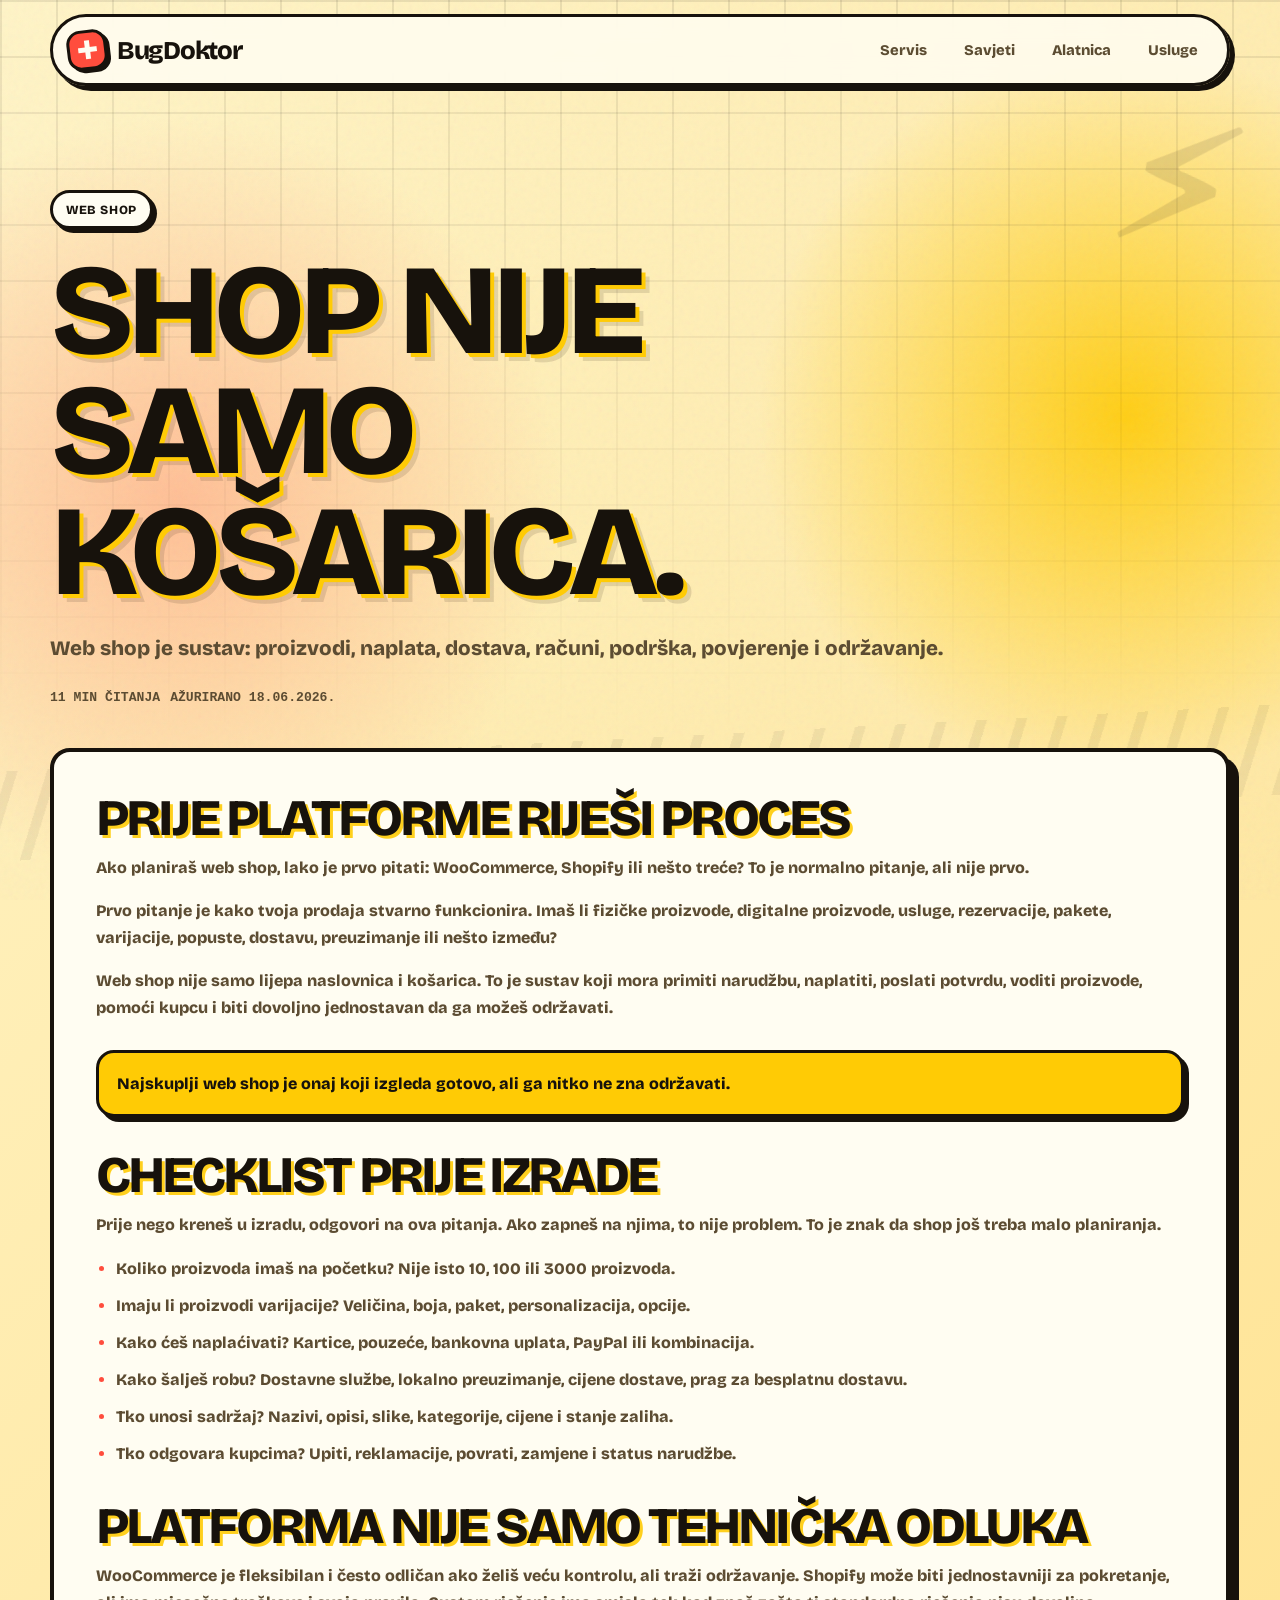
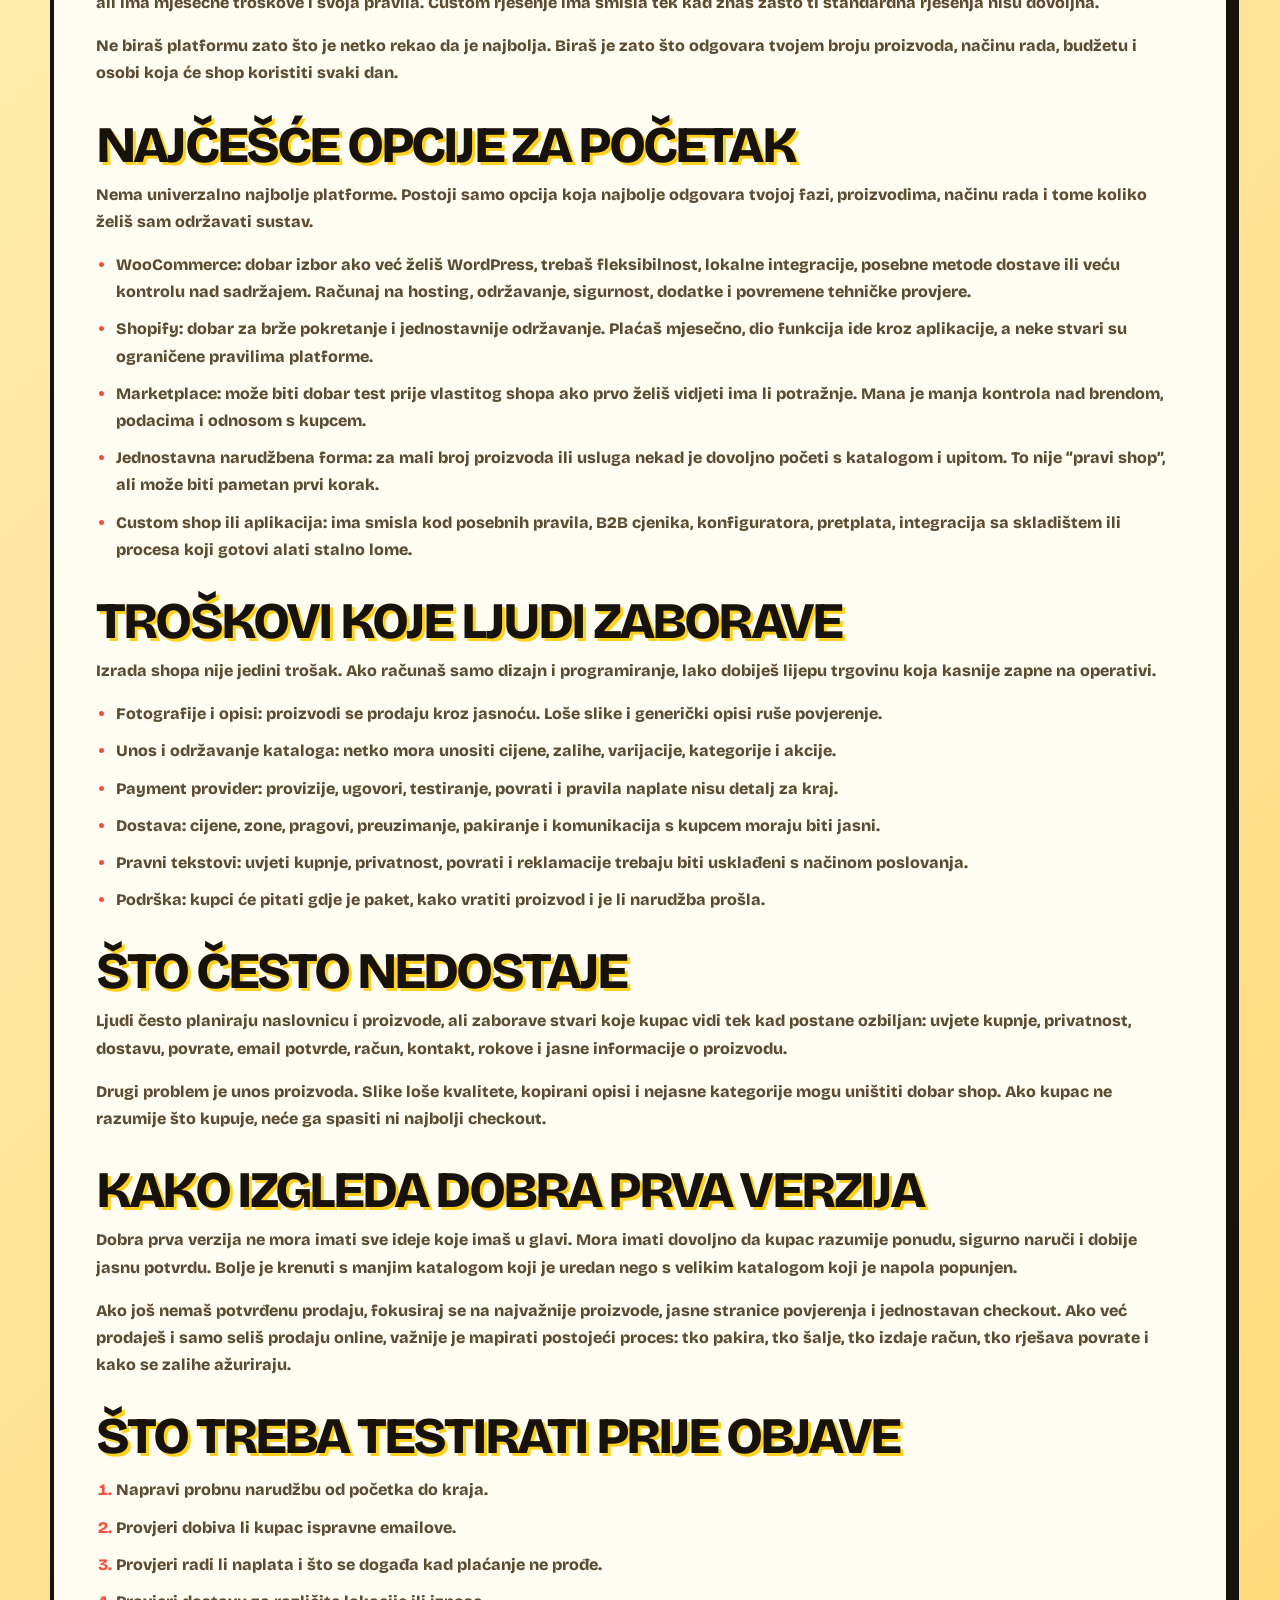
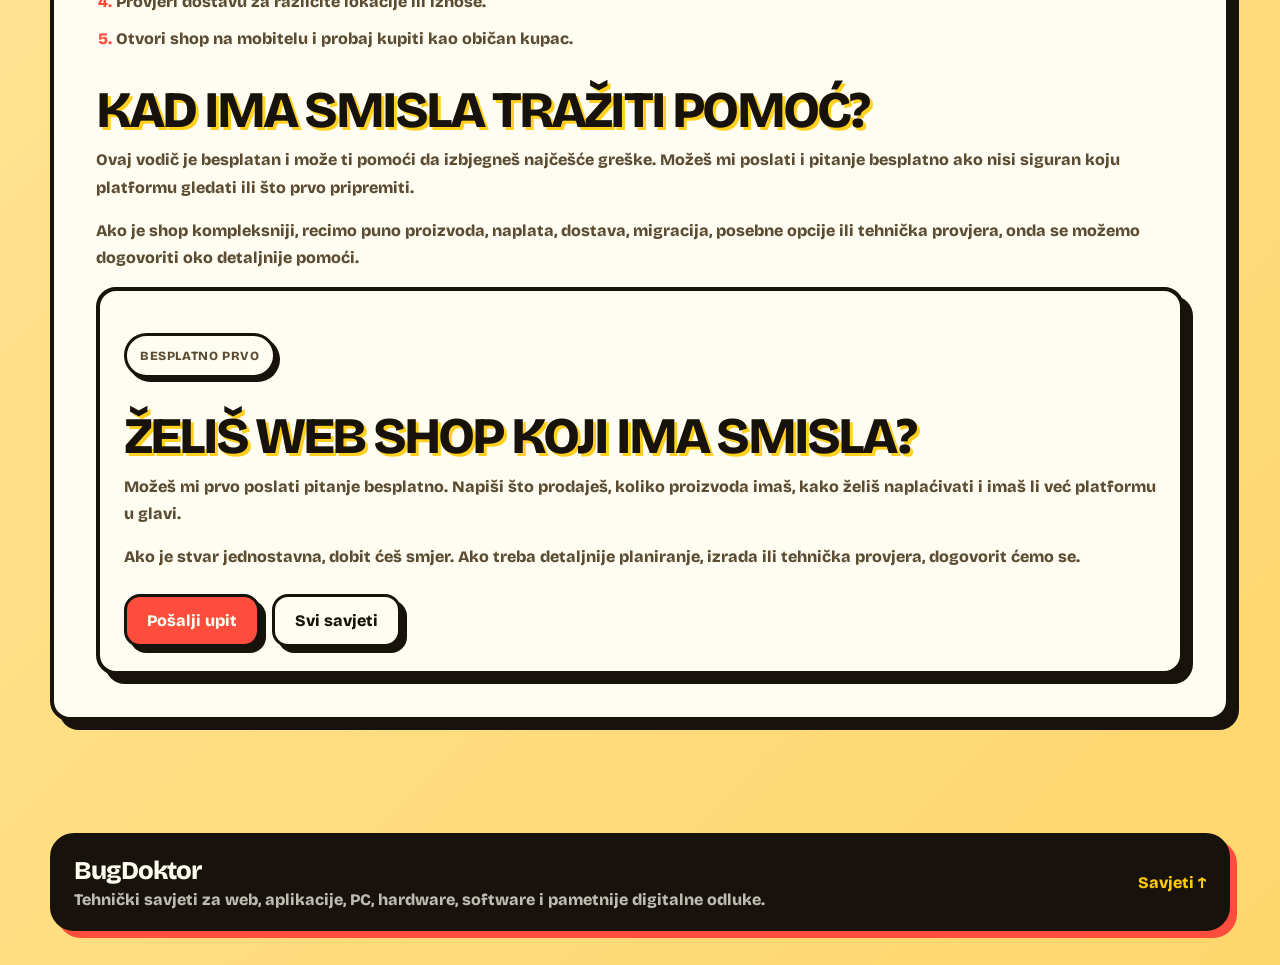
<file: blog/web-shop-nije-samo-kosarica.html>
﻿<!doctype html>
<html lang="hr">
<head>
  <meta charset="utf-8" />
  <meta name="viewport" content="width=device-width, initial-scale=1" />
  <title>Web shop nije samo košarica i lijepa naslovnica — BugDoktor</title>
  <meta name="description" content="Prije izrade web shopa provjeri proizvode, naplatu, dostavu, račune, održavanje i unos sadržaja." />
  <meta name="theme-color" content="#ffcb05" />
  <link rel="canonical" href="https://bugdoktor.hr/blog/web-shop-nije-samo-kosarica.html" />
  <link rel="alternate" type="application/rss+xml" title="BugDoktor savjeti" href="https://bugdoktor.hr/feed.xml" />
  <link rel="icon" type="image/svg+xml" href="../favicon.svg" />
  <link rel="manifest" href="../site.webmanifest" />
  <meta property="og:type" content="article" />
  <meta property="og:title" content="Web shop nije samo košarica i lijepa naslovnica" />
  <meta property="og:description" content="Što trebaš znati prije pokretanja web shopa." />
  <meta property="og:url" content="https://bugdoktor.hr/blog/web-shop-nije-samo-kosarica.html" />
  <meta name="twitter:card" content="summary" />
  <link rel="stylesheet" href="../styles.css" />
</head>
<body>
  <div class="page-noise" aria-hidden="true"></div>
  <div class="bg-bolt bolt-one" aria-hidden="true">⚡</div>
  <header class="site-header">
    <a class="brand" href="../index.html" aria-label="BugDoktor početna"><span class="brand-mark">✚</span><span class="brand-text">BugDoktor</span></a>
    <nav class="main-nav" aria-label="Glavna navigacija"><a href="../index.html#servis">Servis</a><a href="../blog.html">Savjeti</a><a href="../index.html#alatnica">Alatnica</a><a href="../index.html#usluge">Usluge</a></nav>
    <button class="menu-button" type="button" aria-label="Otvori navigaciju" aria-expanded="false">☰</button>
  </header>

  <main>
    <section class="section-wrap post-hero">
      <p class="section-kicker">Web shop</p>
      <h1>Shop nije samo košarica.</h1>
      <p class="lead">Web shop je sustav: proizvodi, naplata, dostava, računi, podrška, povjerenje i održavanje.</p>
      <div class="blog-meta"><span>11 min čitanja</span><span>Ažurirano 18.06.2026.</span></div>
    </section>

    <article class="post-shell">
      <div class="post-body">
        <h2>Prije platforme riješi proces</h2>
        <p>Ako planiraš web shop, lako je prvo pitati: WooCommerce, Shopify ili nešto treće? To je normalno pitanje, ali nije prvo.</p>
        <p>Prvo pitanje je kako tvoja prodaja stvarno funkcionira. Imaš li fizičke proizvode, digitalne proizvode, usluge, rezervacije, pakete, varijacije, popuste, dostavu, preuzimanje ili nešto između?</p>
        <p>Web shop nije samo lijepa naslovnica i košarica. To je sustav koji mora primiti narudžbu, naplatiti, poslati potvrdu, voditi proizvode, pomoći kupcu i biti dovoljno jednostavan da ga možeš održavati.</p>

        <div class="post-callout">Najskuplji web shop je onaj koji izgleda gotovo, ali ga nitko ne zna održavati.</div>

        <h2>Checklist prije izrade</h2>
        <p>Prije nego kreneš u izradu, odgovori na ova pitanja. Ako zapneš na njima, to nije problem. To je znak da shop još treba malo planiranja.</p>
        <ul>
          <li><strong>Koliko proizvoda imaš na početku?</strong> Nije isto 10, 100 ili 3000 proizvoda.</li>
          <li><strong>Imaju li proizvodi varijacije?</strong> Veličina, boja, paket, personalizacija, opcije.</li>
          <li><strong>Kako ćeš naplaćivati?</strong> Kartice, pouzeće, bankovna uplata, PayPal ili kombinacija.</li>
          <li><strong>Kako šalješ robu?</strong> Dostavne službe, lokalno preuzimanje, cijene dostave, prag za besplatnu dostavu.</li>
          <li><strong>Tko unosi sadržaj?</strong> Nazivi, opisi, slike, kategorije, cijene i stanje zaliha.</li>
          <li><strong>Tko odgovara kupcima?</strong> Upiti, reklamacije, povrati, zamjene i status narudžbe.</li>
        </ul>

        <h2>Platforma nije samo tehnička odluka</h2>
        <p>WooCommerce je fleksibilan i često odličan ako želiš veću kontrolu, ali traži održavanje. Shopify može biti jednostavniji za pokretanje, ali ima mjesečne troškove i svoja pravila. Custom rješenje ima smisla tek kad znaš zašto ti standardna rješenja nisu dovoljna.</p>
        <p>Ne biraš platformu zato što je netko rekao da je najbolja. Biraš je zato što odgovara tvojem broju proizvoda, načinu rada, budžetu i osobi koja će shop koristiti svaki dan.</p>

        <h2>Najčešće opcije za početak</h2>
        <p>Nema univerzalno najbolje platforme. Postoji samo opcija koja najbolje odgovara tvojoj fazi, proizvodima, načinu rada i tome koliko želiš sam održavati sustav.</p>
        <ul>
          <li><strong>WooCommerce:</strong> dobar izbor ako već želiš WordPress, trebaš fleksibilnost, lokalne integracije, posebne metode dostave ili veću kontrolu nad sadržajem. Računaj na hosting, održavanje, sigurnost, dodatke i povremene tehničke provjere.</li>
          <li><strong>Shopify:</strong> dobar za brže pokretanje i jednostavnije održavanje. Plaćaš mjesečno, dio funkcija ide kroz aplikacije, a neke stvari su ograničene pravilima platforme.</li>
          <li><strong>Marketplace:</strong> može biti dobar test prije vlastitog shopa ako prvo želiš vidjeti ima li potražnje. Mana je manja kontrola nad brendom, podacima i odnosom s kupcem.</li>
          <li><strong>Jednostavna narudžbena forma:</strong> za mali broj proizvoda ili usluga nekad je dovoljno početi s katalogom i upitom. To nije “pravi shop”, ali može biti pametan prvi korak.</li>
          <li><strong>Custom shop ili aplikacija:</strong> ima smisla kod posebnih pravila, B2B cjenika, konfiguratora, pretplata, integracija sa skladištem ili procesa koji gotovi alati stalno lome.</li>
        </ul>

        <h2>Troškovi koje ljudi zaborave</h2>
        <p>Izrada shopa nije jedini trošak. Ako računaš samo dizajn i programiranje, lako dobiješ lijepu trgovinu koja kasnije zapne na operativi.</p>
        <ul>
          <li><strong>Fotografije i opisi:</strong> proizvodi se prodaju kroz jasnoću. Loše slike i generički opisi ruše povjerenje.</li>
          <li><strong>Unos i održavanje kataloga:</strong> netko mora unositi cijene, zalihe, varijacije, kategorije i akcije.</li>
          <li><strong>Payment provider:</strong> provizije, ugovori, testiranje, povrati i pravila naplate nisu detalj za kraj.</li>
          <li><strong>Dostava:</strong> cijene, zone, pragovi, preuzimanje, pakiranje i komunikacija s kupcem moraju biti jasni.</li>
          <li><strong>Pravni tekstovi:</strong> uvjeti kupnje, privatnost, povrati i reklamacije trebaju biti usklađeni s načinom poslovanja.</li>
          <li><strong>Podrška:</strong> kupci će pitati gdje je paket, kako vratiti proizvod i je li narudžba prošla.</li>
        </ul>

        <h2>Što često nedostaje</h2>
        <p>Ljudi često planiraju naslovnicu i proizvode, ali zaborave stvari koje kupac vidi tek kad postane ozbiljan: uvjete kupnje, privatnost, dostavu, povrate, email potvrde, račun, kontakt, rokove i jasne informacije o proizvodu.</p>
        <p>Drugi problem je unos proizvoda. Slike loše kvalitete, kopirani opisi i nejasne kategorije mogu uništiti dobar shop. Ako kupac ne razumije što kupuje, neće ga spasiti ni najbolji checkout.</p>

        <h2>Kako izgleda dobra prva verzija</h2>
        <p>Dobra prva verzija ne mora imati sve ideje koje imaš u glavi. Mora imati dovoljno da kupac razumije ponudu, sigurno naruči i dobije jasnu potvrdu. Bolje je krenuti s manjim katalogom koji je uredan nego s velikim katalogom koji je napola popunjen.</p>
        <p>Ako još nemaš potvrđenu prodaju, fokusiraj se na najvažnije proizvode, jasne stranice povjerenja i jednostavan checkout. Ako već prodaješ i samo seliš prodaju online, važnije je mapirati postojeći proces: tko pakira, tko šalje, tko izdaje račun, tko rješava povrate i kako se zalihe ažuriraju.</p>

        <h2>Što treba testirati prije objave</h2>
        <ol>
          <li>Napravi probnu narudžbu od početka do kraja.</li>
          <li>Provjeri dobiva li kupac ispravne emailove.</li>
          <li>Provjeri radi li naplata i što se događa kad plaćanje ne prođe.</li>
          <li>Provjeri dostavu za različite lokacije ili iznose.</li>
          <li>Otvori shop na mobitelu i probaj kupiti kao običan kupac.</li>
        </ol>

        <h2>Kad ima smisla tražiti pomoć?</h2>
        <p>Ovaj vodič je besplatan i može ti pomoći da izbjegneš najčešće greške. Možeš mi poslati i pitanje besplatno ako nisi siguran koju platformu gledati ili što prvo pripremiti.</p>
        <p>Ako je shop kompleksniji, recimo puno proizvoda, naplata, dostava, migracija, posebne opcije ili tehnička provjera, onda se možemo dogovoriti oko detaljnije pomoći.</p>

        <div class="service-note">
          <p class="section-kicker">Besplatno prvo</p>
          <h2>Želiš web shop koji ima smisla?</h2>
          <p>Možeš mi prvo poslati pitanje besplatno. Napiši što prodaješ, koliko proizvoda imaš, kako želiš naplaćivati i imaš li već platformu u glavi.</p>
          <p>Ako je stvar jednostavna, dobit ćeš smjer. Ako treba detaljnije planiranje, izrada ili tehnička provjera, dogovorit ćemo se.</p>
          <div class="post-nav"><a class="button primary" href="../index.html#kontakt">Pošalji upit</a><a class="button secondary" href="../blog.html">Svi savjeti</a></div>
        </div>
      </div>
    </article>
  </main>

  <footer class="site-footer"><div><strong>BugDoktor</strong><p>Tehnički savjeti za web, aplikacije, PC, hardware, software i pametnije digitalne odluke.</p></div><a href="../blog.html">Savjeti ↑</a></footer>
  <script src="../script.js" defer></script>
</body>
</html>
</file>
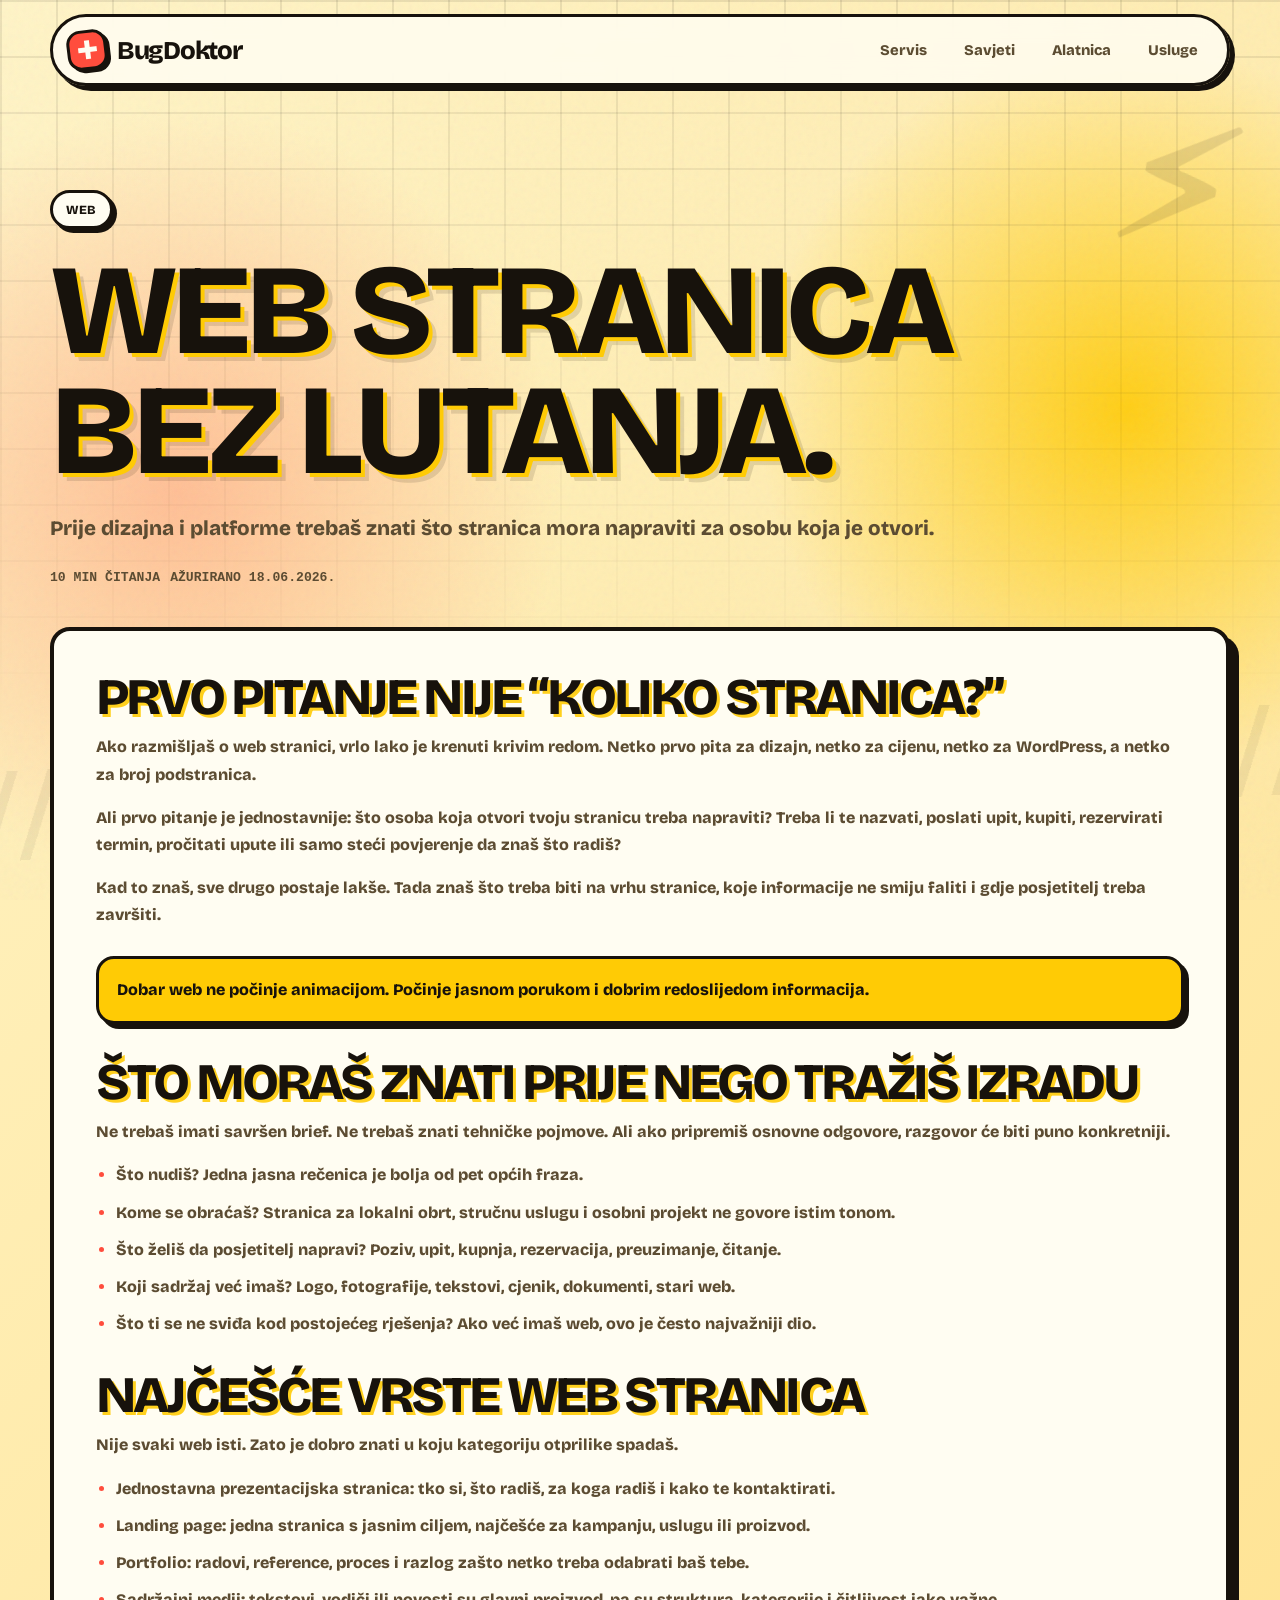
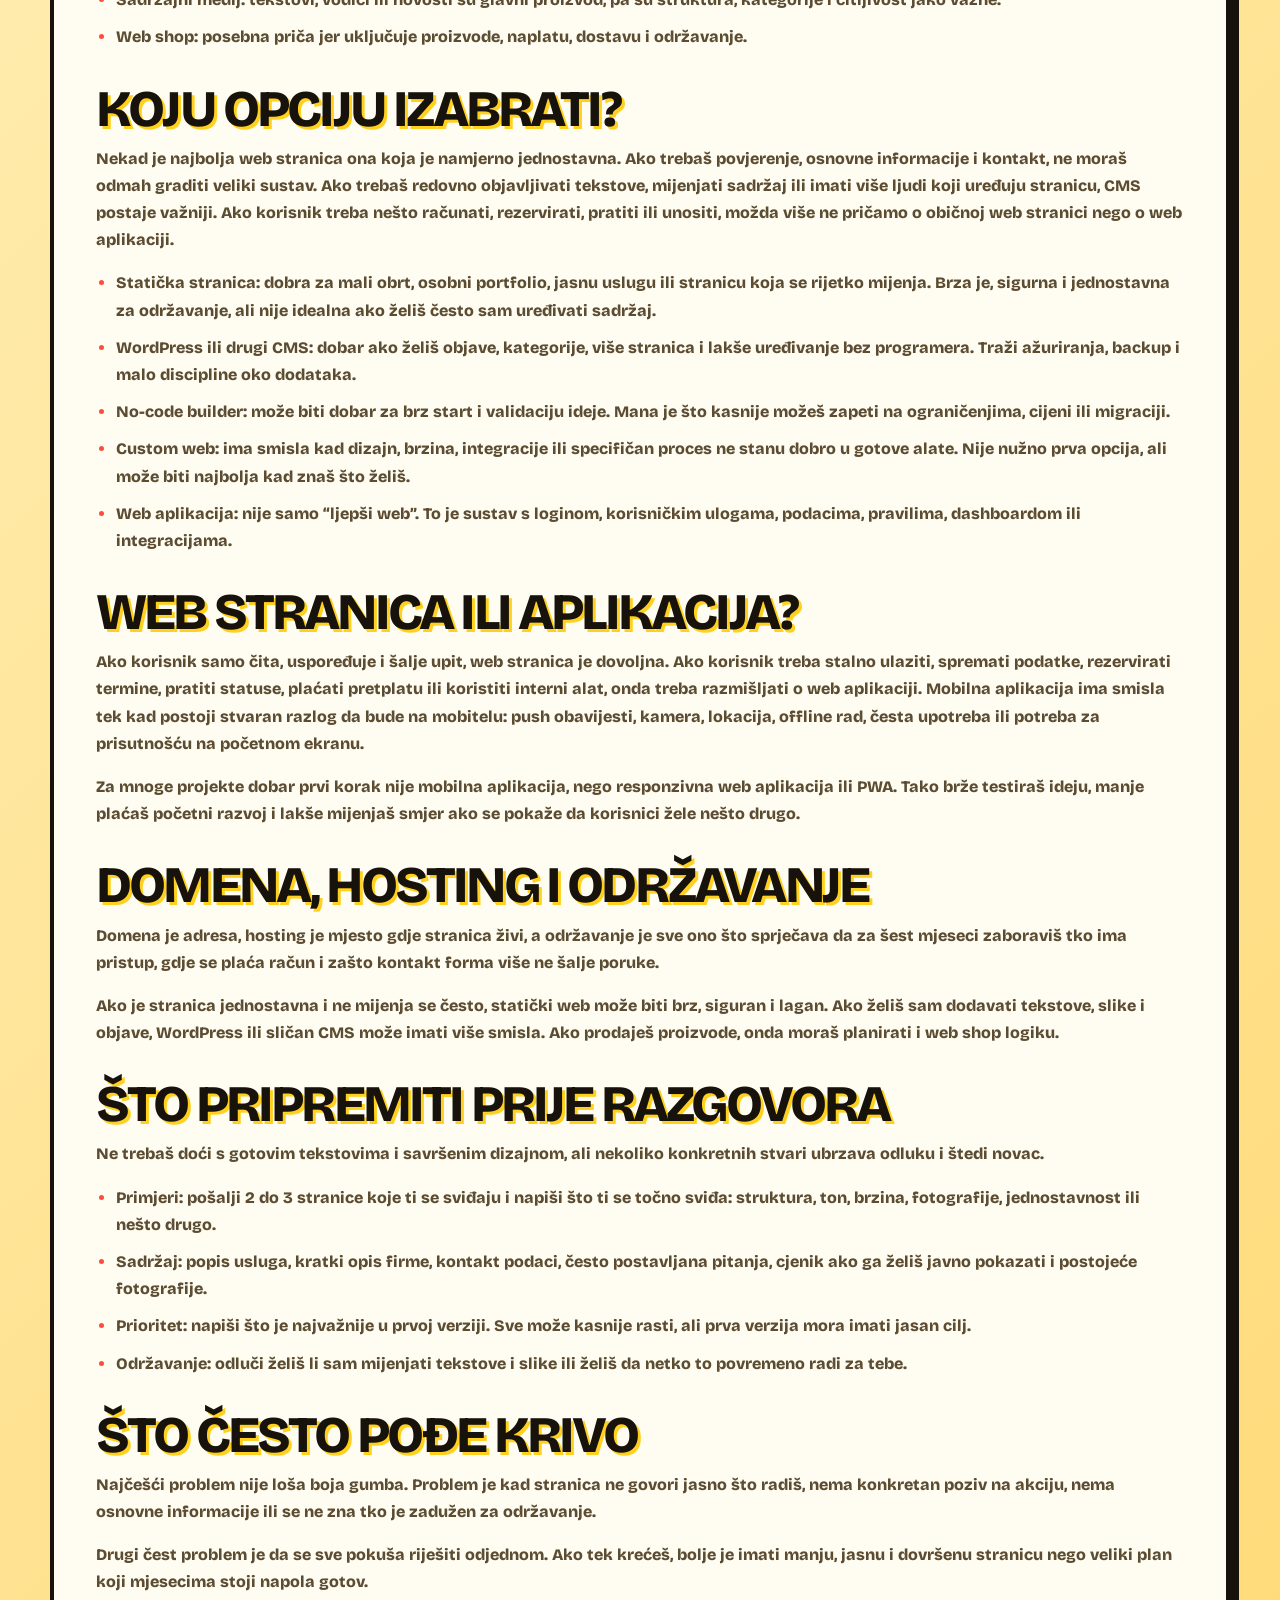
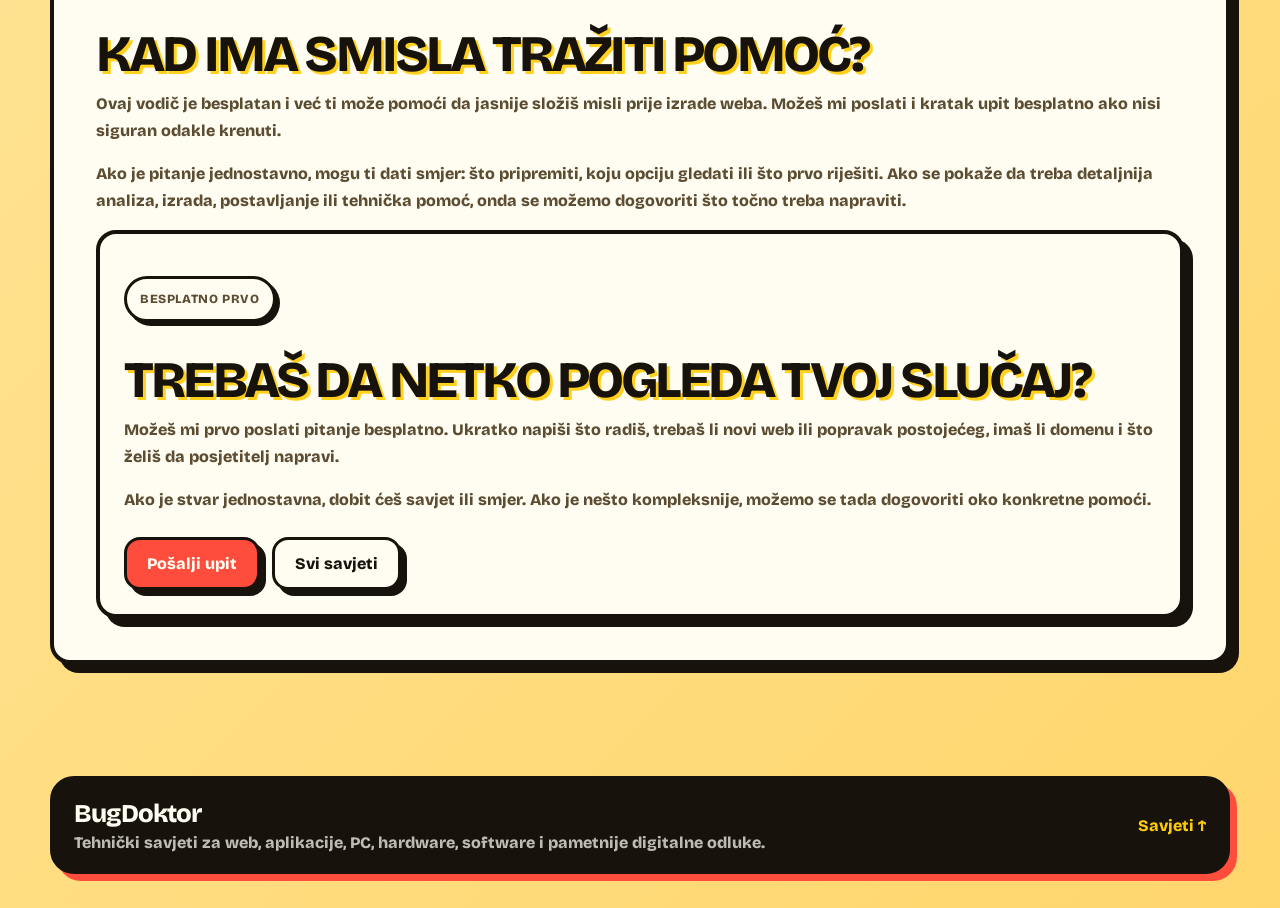
<file: blog/web-stranica-odakle-krenuti.html>
﻿<!doctype html>
<html lang="hr">
<head>
  <meta charset="utf-8" />
  <meta name="viewport" content="width=device-width, initial-scale=1" />
  <title>Treba ti web stranica, ali ne znaš odakle krenuti? — BugDoktor</title>
  <meta name="description" content="Što pripremiti prije izrade web stranice: cilj, sadržaj, domena, hosting, struktura, budžet i održavanje." />
  <meta name="theme-color" content="#ffcb05" />
  <link rel="canonical" href="https://bugdoktor.hr/blog/web-stranica-odakle-krenuti.html" />
  <link rel="alternate" type="application/rss+xml" title="BugDoktor savjeti" href="https://bugdoktor.hr/feed.xml" />
  <link rel="icon" type="image/svg+xml" href="../favicon.svg" />
  <link rel="manifest" href="../site.webmanifest" />
  <meta property="og:type" content="article" />
  <meta property="og:title" content="Treba ti web stranica, ali ne znaš odakle krenuti?" />
  <meta property="og:description" content="Praktičan vodič za prve odluke prije izrade web stranice." />
  <meta property="og:url" content="https://bugdoktor.hr/blog/web-stranica-odakle-krenuti.html" />
  <meta name="twitter:card" content="summary" />
  <link rel="stylesheet" href="../styles.css" />
</head>
<body>
  <div class="page-noise" aria-hidden="true"></div>
  <div class="bg-bolt bolt-one" aria-hidden="true">⚡</div>
  <header class="site-header">
    <a class="brand" href="../index.html" aria-label="BugDoktor početna"><span class="brand-mark">✚</span><span class="brand-text">BugDoktor</span></a>
    <nav class="main-nav" aria-label="Glavna navigacija">
      <a href="../index.html#servis">Servis</a>
      <a href="../blog.html">Savjeti</a>
      <a href="../index.html#alatnica">Alatnica</a>
      <a href="../index.html#usluge">Usluge</a>
    </nav>
    <button class="menu-button" type="button" aria-label="Otvori navigaciju" aria-expanded="false">☰</button>
  </header>

  <main>
    <section class="section-wrap post-hero">
      <p class="section-kicker">Web</p>
      <h1>Web stranica bez lutanja.</h1>
      <p class="lead">Prije dizajna i platforme trebaš znati što stranica mora napraviti za osobu koja je otvori.</p>
      <div class="blog-meta"><span>10 min čitanja</span><span>Ažurirano 18.06.2026.</span></div>
    </section>

    <article class="post-shell">
      <div class="post-body">
        <h2>Prvo pitanje nije “koliko stranica?”</h2>
        <p>Ako razmišljaš o web stranici, vrlo lako je krenuti krivim redom. Netko prvo pita za dizajn, netko za cijenu, netko za WordPress, a netko za broj podstranica.</p>
        <p>Ali prvo pitanje je jednostavnije: što osoba koja otvori tvoju stranicu treba napraviti? Treba li te nazvati, poslati upit, kupiti, rezervirati termin, pročitati upute ili samo steći povjerenje da znaš što radiš?</p>
        <p>Kad to znaš, sve drugo postaje lakše. Tada znaš što treba biti na vrhu stranice, koje informacije ne smiju faliti i gdje posjetitelj treba završiti.</p>

        <div class="post-callout">Dobar web ne počinje animacijom. Počinje jasnom porukom i dobrim redoslijedom informacija.</div>

        <h2>Što moraš znati prije nego tražiš izradu</h2>
        <p>Ne trebaš imati savršen brief. Ne trebaš znati tehničke pojmove. Ali ako pripremiš osnovne odgovore, razgovor će biti puno konkretniji.</p>
        <ul>
          <li><strong>Što nudiš?</strong> Jedna jasna rečenica je bolja od pet općih fraza.</li>
          <li><strong>Kome se obraćaš?</strong> Stranica za lokalni obrt, stručnu uslugu i osobni projekt ne govore istim tonom.</li>
          <li><strong>Što želiš da posjetitelj napravi?</strong> Poziv, upit, kupnja, rezervacija, preuzimanje, čitanje.</li>
          <li><strong>Koji sadržaj već imaš?</strong> Logo, fotografije, tekstovi, cjenik, dokumenti, stari web.</li>
          <li><strong>Što ti se ne sviđa kod postojećeg rješenja?</strong> Ako već imaš web, ovo je često najvažniji dio.</li>
        </ul>

        <h2>Najčešće vrste web stranica</h2>
        <p>Nije svaki web isti. Zato je dobro znati u koju kategoriju otprilike spadaš.</p>
        <ul>
          <li><strong>Jednostavna prezentacijska stranica:</strong> tko si, što radiš, za koga radiš i kako te kontaktirati.</li>
          <li><strong>Landing page:</strong> jedna stranica s jasnim ciljem, najčešće za kampanju, uslugu ili proizvod.</li>
          <li><strong>Portfolio:</strong> radovi, reference, proces i razlog zašto netko treba odabrati baš tebe.</li>
          <li><strong>Sadržajni medij:</strong> tekstovi, vodiči ili novosti su glavni proizvod, pa su struktura, kategorije i čitljivost jako važne.</li>
          <li><strong>Web shop:</strong> posebna priča jer uključuje proizvode, naplatu, dostavu i održavanje.</li>
        </ul>

        <h2>Koju opciju izabrati?</h2>
        <p>Nekad je najbolja web stranica ona koja je namjerno jednostavna. Ako trebaš povjerenje, osnovne informacije i kontakt, ne moraš odmah graditi veliki sustav. Ako trebaš redovno objavljivati tekstove, mijenjati sadržaj ili imati više ljudi koji uređuju stranicu, CMS postaje važniji. Ako korisnik treba nešto računati, rezervirati, pratiti ili unositi, možda više ne pričamo o običnoj web stranici nego o web aplikaciji.</p>
        <ul>
          <li><strong>Statička stranica:</strong> dobra za mali obrt, osobni portfolio, jasnu uslugu ili stranicu koja se rijetko mijenja. Brza je, sigurna i jednostavna za održavanje, ali nije idealna ako želiš često sam uređivati sadržaj.</li>
          <li><strong>WordPress ili drugi CMS:</strong> dobar ako želiš objave, kategorije, više stranica i lakše uređivanje bez programera. Traži ažuriranja, backup i malo discipline oko dodataka.</li>
          <li><strong>No-code builder:</strong> može biti dobar za brz start i validaciju ideje. Mana je što kasnije možeš zapeti na ograničenjima, cijeni ili migraciji.</li>
          <li><strong>Custom web:</strong> ima smisla kad dizajn, brzina, integracije ili specifičan proces ne stanu dobro u gotove alate. Nije nužno prva opcija, ali može biti najbolja kad znaš što želiš.</li>
          <li><strong>Web aplikacija:</strong> nije samo “ljepši web”. To je sustav s loginom, korisničkim ulogama, podacima, pravilima, dashboardom ili integracijama.</li>
        </ul>

        <h2>Web stranica ili aplikacija?</h2>
        <p>Ako korisnik samo čita, uspoređuje i šalje upit, web stranica je dovoljna. Ako korisnik treba stalno ulaziti, spremati podatke, rezervirati termine, pratiti statuse, plaćati pretplatu ili koristiti interni alat, onda treba razmišljati o web aplikaciji. Mobilna aplikacija ima smisla tek kad postoji stvaran razlog da bude na mobitelu: push obavijesti, kamera, lokacija, offline rad, česta upotreba ili potreba za prisutnošću na početnom ekranu.</p>
        <p>Za mnoge projekte dobar prvi korak nije mobilna aplikacija, nego responzivna web aplikacija ili PWA. Tako brže testiraš ideju, manje plaćaš početni razvoj i lakše mijenjaš smjer ako se pokaže da korisnici žele nešto drugo.</p>

        <h2>Domena, hosting i održavanje</h2>
        <p>Domena je adresa, hosting je mjesto gdje stranica živi, a održavanje je sve ono što sprječava da za šest mjeseci zaboraviš tko ima pristup, gdje se plaća račun i zašto kontakt forma više ne šalje poruke.</p>
        <p>Ako je stranica jednostavna i ne mijenja se često, statički web može biti brz, siguran i lagan. Ako želiš sam dodavati tekstove, slike i objave, WordPress ili sličan CMS može imati više smisla. Ako prodaješ proizvode, onda moraš planirati i web shop logiku.</p>

        <h2>Što pripremiti prije razgovora</h2>
        <p>Ne trebaš doći s gotovim tekstovima i savršenim dizajnom, ali nekoliko konkretnih stvari ubrzava odluku i štedi novac.</p>
        <ul>
          <li><strong>Primjeri:</strong> pošalji 2 do 3 stranice koje ti se sviđaju i napiši što ti se točno sviđa: struktura, ton, brzina, fotografije, jednostavnost ili nešto drugo.</li>
          <li><strong>Sadržaj:</strong> popis usluga, kratki opis firme, kontakt podaci, često postavljana pitanja, cjenik ako ga želiš javno pokazati i postojeće fotografije.</li>
          <li><strong>Prioritet:</strong> napiši što je najvažnije u prvoj verziji. Sve može kasnije rasti, ali prva verzija mora imati jasan cilj.</li>
          <li><strong>Održavanje:</strong> odluči želiš li sam mijenjati tekstove i slike ili želiš da netko to povremeno radi za tebe.</li>
        </ul>

        <h2>Što često pođe krivo</h2>
        <p>Najčešći problem nije loša boja gumba. Problem je kad stranica ne govori jasno što radiš, nema konkretan poziv na akciju, nema osnovne informacije ili se ne zna tko je zadužen za održavanje.</p>
        <p>Drugi čest problem je da se sve pokuša riješiti odjednom. Ako tek krećeš, bolje je imati manju, jasnu i dovršenu stranicu nego veliki plan koji mjesecima stoji napola gotov.</p>

        <h2>Kad ima smisla tražiti pomoć?</h2>
        <p>Ovaj vodič je besplatan i već ti može pomoći da jasnije složiš misli prije izrade weba. Možeš mi poslati i kratak upit besplatno ako nisi siguran odakle krenuti.</p>
        <p>Ako je pitanje jednostavno, mogu ti dati smjer: što pripremiti, koju opciju gledati ili što prvo riješiti. Ako se pokaže da treba detaljnija analiza, izrada, postavljanje ili tehnička pomoć, onda se možemo dogovoriti što točno treba napraviti.</p>

        <div class="service-note">
          <p class="section-kicker">Besplatno prvo</p>
          <h2>Trebaš da netko pogleda tvoj slučaj?</h2>
          <p>Možeš mi prvo poslati pitanje besplatno. Ukratko napiši što radiš, trebaš li novi web ili popravak postojećeg, imaš li domenu i što želiš da posjetitelj napravi.</p>
          <p>Ako je stvar jednostavna, dobit ćeš savjet ili smjer. Ako je nešto kompleksnije, možemo se tada dogovoriti oko konkretne pomoći.</p>
          <div class="post-nav">
            <a class="button primary" href="../index.html#kontakt">Pošalji upit</a>
            <a class="button secondary" href="../blog.html">Svi savjeti</a>
          </div>
        </div>
      </div>
    </article>
  </main>

  <footer class="site-footer"><div><strong>BugDoktor</strong><p>Tehnički savjeti za web, aplikacije, PC, hardware, software i pametnije digitalne odluke.</p></div><a href="../blog.html">Savjeti ↑</a></footer>
  <script src="../script.js" defer></script>
</body>
</html>
</file>
<file: styles.css>
@font-face {
  font-family: "Bricolage Grotesque";
  font-style: normal;
  font-weight: 700 900;
  font-display: swap;
  src: url("assets/fonts/bricolage-grotesque-800.ttf") format("truetype");
}

:root {
  color-scheme: light;
  --font-display: "Bricolage Grotesque", "Arial Black", "Segoe UI Black", Impact, system-ui, sans-serif;
  --font-body: "Bricolage Grotesque", system-ui, -apple-system, BlinkMacSystemFont, "Segoe UI", sans-serif;
  --font-mono: Consolas, "SFMono-Regular", Menlo, ui-monospace, monospace;

  --ink: #17120c;
  --paper: #fff4c7;
  --paper-2: #ffe27a;
  --white: #fffdf2;
  --yellow: #ffcb05;
  --orange: #ff8a00;
  --red: #ff4d3d;
  --blue: #276ef1;
  --green: #17b26a;
  --muted: #5c4c32;
  --line: #17120c;
  --shadow: 9px 9px 0 var(--ink);
  --shadow-soft: 0 22px 55px rgba(23, 18, 12, .20);
  --radius-lg: 28px;
  --radius-md: 20px;
  --radius-sm: 12px;
}

* { box-sizing: border-box; }

html {
  scroll-behavior: smooth;
  overflow-x: hidden;
}

body {
  margin: 0;
  min-height: 100vh;
  color: var(--ink);
  font-family: var(--font-body);
  background:
    radial-gradient(circle at 14% 12%, rgba(255, 77, 61, .30), transparent 24rem),
    radial-gradient(circle at 88% 10%, rgba(255, 203, 5, .90), transparent 23rem),
    radial-gradient(circle at 70% 82%, rgba(39, 110, 241, .16), transparent 22rem),
    linear-gradient(135deg, var(--paper) 0%, #ffd66c 100%);
  overflow-x: hidden;
}

body::before {
  content: "";
  position: fixed;
  inset: 0;
  pointer-events: none;
  background-image:
    linear-gradient(rgba(23, 18, 12, .09) 2px, transparent 2px),
    linear-gradient(90deg, rgba(23, 18, 12, .09) 2px, transparent 2px);
  background-size: 56px 56px;
  mask-image: linear-gradient(to bottom, black 0%, transparent 82%);
  z-index: -3;
}

body::after {
  content: "";
  position: fixed;
  left: -8vw;
  right: -8vw;
  bottom: 8vh;
  height: 90px;
  pointer-events: none;
  background: repeating-linear-gradient(110deg, transparent 0 28px, rgba(23, 18, 12, .14) 28px 38px);
  transform: rotate(-3deg);
  opacity: .42;
  z-index: -2;
}

button,
input,
textarea { font: inherit; }

a { color: inherit; text-decoration: none; }

::selection { background: var(--red); color: var(--white); }

.page-noise {
  position: fixed;
  inset: 0;
  pointer-events: none;
  opacity: .13;
  z-index: -1;
  background-image: url("data:image/svg+xml,%3Csvg viewBox='0 0 220 220' xmlns='http://www.w3.org/2000/svg'%3E%3Cfilter id='n'%3E%3CfeTurbulence type='fractalNoise' baseFrequency='.8' numOctaves='3' stitchTiles='stitch'/%3E%3C/filter%3E%3Crect width='100%25' height='100%25' filter='url(%23n)' opacity='.4'/%3E%3C/svg%3E");
}

.bg-bolt {
  position: fixed;
  z-index: -1;
  font-size: clamp(8rem, 14vw, 15rem);
  font-family: var(--font-display);
  font-weight: 900;
  opacity: .10;
  pointer-events: none;
  -webkit-text-stroke: 3px var(--ink);
}

.bolt-one { top: 9%; right: 3%; transform: rotate(13deg); }
.bolt-two { bottom: 9%; left: 2%; transform: rotate(-14deg); }

.site-header {
  position: sticky;
  top: 14px;
  z-index: 50;
  width: min(1180px, calc(100% - 28px));
  margin: 14px auto 0;
  display: flex;
  align-items: center;
  justify-content: space-between;
  gap: 18px;
  padding: 12px 14px;
  background: rgba(255, 253, 242, .86);
  border: 3px solid var(--line);
  border-radius: 999px;
  box-shadow: 5px 5px 0 var(--ink);
  backdrop-filter: blur(12px);
}

.brand {
  display: inline-flex;
  align-items: center;
  gap: 10px;
  font-family: var(--font-display);
  font-weight: 900;
  letter-spacing: -.05em;
  font-size: clamp(1.25rem, 2vw, 1.65rem);
}

.brand-mark {
  display: grid;
  place-items: center;
  width: 40px;
  height: 40px;
  border: 3px solid var(--ink);
  border-radius: 14px;
  background: var(--red);
  color: var(--white);
  box-shadow: 3px 3px 0 var(--ink);
  transform: rotate(-7deg);
}

.main-nav {
  display: flex;
  align-items: center;
  gap: 7px;
}

.main-nav a {
  padding: 10px 13px;
  border: 2px solid transparent;
  border-radius: 999px;
  color: var(--muted);
  font-weight: 900;
  font-size: .92rem;
  transition: transform .16s ease, background .16s ease, border-color .16s ease;
}

.main-nav a:hover {
  color: var(--ink);
  background: var(--yellow);
  border-color: var(--ink);
  transform: translate(-1px, -2px) rotate(-1deg);
}

.menu-button {
  display: none;
  width: 44px;
  height: 44px;
  border: 3px solid var(--ink);
  border-radius: 999px;
  background: var(--yellow);
  color: var(--ink);
  box-shadow: 3px 3px 0 var(--ink);
  cursor: pointer;
}

.section-wrap {
  width: min(1180px, calc(100% - 34px));
  margin-inline: auto;
  padding: 92px 0;
}

.hero {
  min-height: calc(100vh - 86px);
  display: grid;
  grid-template-columns: 1.08fr .92fr;
  gap: 34px;
  align-items: center;
}

.hero-copy { position: relative; }

.sticker {
  display: inline-flex;
  align-items: center;
  width: fit-content;
  padding: 9px 15px;
  border: 3px solid var(--ink);
  border-radius: 13px;
  font-family: var(--font-display);
  font-weight: 900;
  text-transform: uppercase;
  letter-spacing: .02em;
  box-shadow: 5px 5px 0 var(--ink);
  transform: rotate(-2deg);
}

.sticker-red { background: var(--red); color: var(--white); }

.eyebrow,
.section-kicker,
.label-chip {
  display: inline-flex;
  align-items: center;
  gap: 8px;
  margin: 18px 0 0;
  padding: 9px 13px;
  border: 3px solid var(--ink);
  border-radius: 999px;
  background: var(--white);
  box-shadow: 4px 4px 0 var(--ink);
  font-weight: 1000;
  font-size: .78rem;
  text-transform: uppercase;
  letter-spacing: .05em;
}

.eyebrow span {
  width: 10px;
  height: 10px;
  border-radius: 50%;
  background: var(--green);
  box-shadow: 0 0 0 5px rgba(23, 178, 106, .18);
}

h1,
h2,
h3,
p { margin-top: 0; }

h1,
h2,
h3 {
  font-family: var(--font-display);
  font-weight: 900;
  line-height: .94;
  letter-spacing: -.055em;
}

h1 {
  max-width: 10ch;
  margin: 22px 0 20px;
  font-size: clamp(4rem, 10vw, 9.2rem);
  text-transform: uppercase;
  text-shadow: 4px 4px 0 var(--yellow), 8px 8px 0 rgba(23,18,12,.12);
}

.lead {
  max-width: 66ch;
  color: var(--muted);
  font-size: clamp(1.05rem, 1.7vw, 1.28rem);
  line-height: 1.7;
  font-weight: 650;
}

.hero-actions {
  display: flex;
  flex-wrap: wrap;
  gap: 12px;
  margin-top: 26px;
}

.button {
  display: inline-flex;
  align-items: center;
  justify-content: center;
  min-height: 52px;
  padding: 14px 20px;
  border: 3px solid var(--ink);
  border-radius: 16px;
  box-shadow: 6px 6px 0 var(--ink);
  font-weight: 1000;
  transition: transform .16s ease, box-shadow .16s ease;
}

.button:hover {
  transform: translate(3px, 3px) rotate(-1deg);
  box-shadow: 3px 3px 0 var(--ink);
}

.button.primary { background: var(--red); color: var(--white); }
.button.secondary { background: var(--white); color: var(--ink); }

.trust-row {
  display: flex;
  flex-wrap: wrap;
  gap: 10px;
  margin-top: 26px;
}

.trust-row span {
  display: inline-flex;
  padding: 9px 12px;
  background: var(--yellow);
  border: 3px solid var(--ink);
  border-radius: 999px;
  box-shadow: 3px 3px 0 var(--ink);
  font-weight: 900;
  transform: rotate(-1deg);
}

.trust-row span:nth-child(even) { background: var(--white); transform: rotate(1deg); }

.garage-card {
  position: relative;
  padding: clamp(22px, 4vw, 34px);
  background: var(--white);
  border: 4px solid var(--ink);
  border-radius: var(--radius-lg);
  box-shadow: var(--shadow);
  transform: rotate(1.5deg);
}

.garage-card::before {
  content: "#404";
  position: absolute;
  top: -20px;
  left: 18%;
  width: 150px;
  height: 38px;
  display: grid;
  place-items: center;
  border: 3px solid var(--ink);
  background: rgba(255, 203, 5, .76);
  font-family: var(--font-mono);
  font-weight: 900;
  font-size: 1.05rem;
  transform: rotate(-4deg);
  opacity: .95;
}

.garage-card::after {
  content: "CTRL + ŠARAF";
  position: absolute;
  right: 26px;
  bottom: -18px;
  padding: 8px 12px;
  border: 3px solid var(--ink);
  border-radius: 999px;
  background: var(--blue);
  color: var(--white);
  font-family: var(--font-mono);
  font-weight: 900;
  transform: rotate(-3deg);
  box-shadow: 4px 4px 0 var(--ink);
}

.ticket-top {
  display: flex;
  justify-content: space-between;
  gap: 12px;
  margin-bottom: 18px;
  font-family: var(--font-mono);
  font-weight: 900;
  text-transform: uppercase;
}

.ticket-top strong {
  padding: 5px 10px;
  border: 3px solid var(--ink);
  border-radius: 999px;
  background: var(--red);
  color: var(--white);
}

.garage-bug-face {
  position: relative;
  display: flex;
  align-items: center;
  justify-content: center;
  gap: clamp(24px, 4vw, 38px);
  width: min(100%, 390px);
  aspect-ratio: 1;
  margin: 22px auto 26px;
  border: 5px solid var(--ink);
  border-radius: 42% 58% 45% 55% / 48% 42% 58% 52%;
  background:
    radial-gradient(circle at 34% 22%, rgba(255, 253, 242, .62), transparent 7rem),
    radial-gradient(circle at 76% 82%, rgba(255, 77, 61, .45), transparent 8rem),
    linear-gradient(135deg, var(--yellow), var(--orange));
  box-shadow: inset -24px -28px 0 rgba(23,18,12,.18), 9px 9px 0 var(--ink);
  overflow: visible;
  animation: garageBlob 7s ease-in-out infinite;
}

.garage-bug-face::before,
.garage-bug-face::after {
  content: "";
  display: none;
  position: absolute;
  width: 82px;
  height: 20px;
  border: 4px solid var(--ink);
  border-radius: 999px;
  background: var(--white);
  z-index: -1;
}

.garage-bug-face::before {
  top: 26px;
  left: -34px;
  transform: rotate(-34deg);
}

.garage-bug-face::after {
  top: 26px;
  right: -34px;
  transform: rotate(34deg);
}

.face-screw {
  position: absolute;
  display: grid;
  place-items: center;
  width: 36px;
  height: 36px;
  border: 3px solid var(--ink);
  border-radius: 999px;
  background: var(--white);
  box-shadow: 3px 3px 0 var(--ink);
  font-family: var(--font-display);
  font-weight: 900;
  font-size: 1rem;
}

.screw-one { left: 34px; top: 42px; transform: rotate(-12deg); }
.screw-two { right: 34px; bottom: 48px; transform: rotate(14deg); }

.garage-bug-eye {
  width: clamp(38px, 6vw, 54px);
  height: clamp(48px, 7vw, 66px);
  border: 5px solid var(--ink);
  border-radius: 999px;
  background: #211c18;
  box-shadow: inset 12px 10px 0 rgba(255,255,255,.12), 0 0 0 6px rgba(255,253,242,.32);
  animation: blink 3.2s infinite;
}

.garage-bug-eye:last-child { animation-delay: .16s; }

.garage-bug-mouth {
  position: absolute;
  bottom: 28%;
  width: 86px;
  height: 28px;
  border: 6px solid var(--ink);
  border-top: 0;
  border-radius: 0 0 999px 999px;
  background: transparent;
}

.wrench-badge {
  position: absolute;
  right: -10px;
  bottom: 18px;
  width: 70px;
  height: 70px;
  display: grid;
  place-items: center;
  border: 4px solid var(--ink);
  border-radius: 20px;
  background: var(--red);
  color: var(--white);
  box-shadow: 6px 6px 0 var(--ink);
  font-size: 2rem;
  transform: rotate(-10deg);
}

@keyframes garageBlob {
  0%, 100% { border-radius: 42% 58% 45% 55% / 48% 42% 58% 52%; transform: translateY(0) rotate(-2deg); }
  50% { border-radius: 56% 44% 60% 40% / 42% 56% 44% 58%; transform: translateY(-10px) rotate(2deg); }
}

@keyframes blink {
  0%, 91%, 100% { transform: scaleY(1); }
  94% { transform: scaleY(.15); }
}

.garage-card h2 {
  margin-bottom: 12px;
  font-size: clamp(2rem, 4vw, 3.6rem);
}

.garage-card p {
  color: var(--muted);
  font-weight: 700;
  line-height: 1.6;
}

.terminal-strip {
  display: flex;
  align-items: center;
  justify-content: space-between;
  gap: 12px;
  margin-top: 20px;
  padding: 12px;
  border: 3px solid var(--ink);
  border-radius: 16px;
  background: #211c18;
  color: #ffe27a;
  box-shadow: inset 0 0 0 2px rgba(255,255,255,.04);
}

.terminal-strip code,
pre code { font-family: var(--font-mono); font-weight: 700; }

.copy-button {
  border: 3px solid var(--ink);
  border-radius: 12px;
  background: var(--yellow);
  color: var(--ink);
  box-shadow: 3px 3px 0 var(--ink);
  padding: 9px 11px;
  font-weight: 1000;
  cursor: pointer;
  transition: transform .15s ease, box-shadow .15s ease;
}

.copy-button:hover {
  transform: translate(2px, 2px);
  box-shadow: 1px 1px 0 var(--ink);
}

.ticker {
  border-block: 4px solid var(--ink);
  background: var(--red);
  color: var(--white);
  max-width: 100vw;
  overflow-x: clip;
  overflow-y: visible;
  contain: layout;
  transform: rotate(-1deg);
}

.ticker-track {
  display: flex;
  width: max-content;
  animation: ticker 24s linear infinite;
}

.ticker span {
  display: inline-flex;
  align-items: center;
  padding: 15px 26px;
  font-family: var(--font-display);
  font-size: clamp(1.1rem, 2vw, 1.8rem);
  font-weight: 900;
  text-transform: uppercase;
  letter-spacing: -.02em;
  white-space: nowrap;
}

.ticker span::after {
  content: "✚";
  margin-left: 26px;
  color: var(--yellow);
}

@keyframes ticker {
  to { transform: translateX(-50%); }
}

.section-heading {
  max-width: 800px;
  margin-bottom: 34px;
}

.section-heading.split {
  display: grid;
  grid-template-columns: 1.05fr .95fr;
  gap: 28px;
  align-items: end;
  max-width: none;
}

.section-heading h2 {
  margin: 18px 0 0;
  font-size: clamp(2.5rem, 6vw, 5.9rem);
  text-transform: uppercase;
  text-shadow: 3px 3px 0 rgba(255,203,5,.9);
}

.section-heading p:not(.section-kicker) {
  color: var(--muted);
  font-size: 1.06rem;
  line-height: 1.7;
  font-weight: 700;
}

.service-grid {
  display: grid;
  grid-template-columns: repeat(3, 1fr);
  gap: 20px;
}

.service-card,
.advice-card,
.toolkit-card,
.deploy-steps div {
  border: 4px solid var(--ink);
  background: var(--white);
  box-shadow: var(--shadow);
}

.service-card {
  min-height: 280px;
  padding: 26px;
  border-radius: var(--radius-md);
  transition: transform .18s ease, box-shadow .18s ease;
}

.service-card:hover {
  transform: translate(4px, 4px) rotate(0deg);
  box-shadow: 5px 5px 0 var(--ink);
}

.rotate-left { transform: rotate(-1.2deg); }
.rotate-right { transform: rotate(1.3deg); }
.small-tilt { transform: rotate(-.4deg); }

.step-number {
  display: grid;
  place-items: center;
  width: 58px;
  height: 58px;
  margin-bottom: 50px;
  border: 3px solid var(--ink);
  border-radius: 16px;
  background: var(--yellow);
  box-shadow: 4px 4px 0 var(--ink);
  font-family: var(--font-display);
  font-weight: 900;
  font-size: 1.25rem;
}

.service-card:nth-child(2) .step-number { background: var(--red); color: var(--white); }
.service-card:nth-child(3) .step-number { background: var(--blue); color: var(--white); }

.service-card h3,
.advice-card h3 {
  margin-bottom: 12px;
  font-size: clamp(1.75rem, 3vw, 2.8rem);
}

.service-card p,
.advice-card p,
.toolkit-card p,
.deploy-copy p {
  color: var(--muted);
  line-height: 1.65;
  font-weight: 700;
}

.search-panel {
  display: grid;
  grid-template-columns: 190px 1fr;
  gap: 16px;
  align-items: center;
  margin-bottom: 24px;
  padding: 14px;
  border: 4px solid var(--ink);
  border-radius: 22px;
  background: var(--yellow);
  box-shadow: var(--shadow);
}

.search-panel label {
  font-weight: 1000;
  text-transform: uppercase;
  letter-spacing: .04em;
}

.search-box {
  display: flex;
  align-items: center;
  gap: 12px;
  min-height: 56px;
  padding: 0 15px;
  border: 3px solid var(--ink);
  border-radius: 16px;
  background: var(--white);
}

.search-box span {
  font-size: 1.5rem;
  font-weight: 900;
}

.search-box input {
  width: 100%;
  border: 0;
  outline: 0;
  background: transparent;
  color: var(--ink);
  font-weight: 800;
}

.search-box input::placeholder { color: rgba(23, 18, 12, .48); }

.advice-grid {
  display: grid;
  grid-template-columns: repeat(3, 1fr);
  gap: 20px;
}

.advice-card {
  position: relative;
  display: flex;
  flex-direction: column;
  min-height: 320px;
  padding: 22px;
  border-radius: var(--radius-md);
  overflow: hidden;
  transition: transform .18s ease, box-shadow .18s ease;
}

.advice-card::after {
  content: "";
  position: absolute;
  right: -44px;
  bottom: -54px;
  width: 130px;
  height: 130px;
  border: 4px solid var(--ink);
  border-radius: 50%;
  background: var(--yellow);
  opacity: .65;
}

.advice-card:hover {
  transform: translate(5px, 5px) rotate(-.5deg);
  box-shadow: 4px 4px 0 var(--ink);
}

.advice-card.hot {
  background: var(--red);
  color: var(--white);
}

.advice-card.hot p { color: rgba(255,253,242,.82); }
.advice-card.hot a { background: var(--yellow); color: var(--ink); }
.advice-card.hot small { background: var(--white); color: var(--ink); }

.card-top {
  display: flex;
  justify-content: space-between;
  align-items: center;
  margin-bottom: 36px;
}

.card-top > span {
  display: grid;
  place-items: center;
  width: 58px;
  height: 58px;
  border: 3px solid var(--ink);
  border-radius: 18px;
  background: var(--yellow);
  box-shadow: 4px 4px 0 var(--ink);
  font-size: 1.6rem;
}

.card-top small {
  padding: 7px 10px;
  border: 3px solid var(--ink);
  border-radius: 999px;
  background: var(--yellow);
  font-weight: 1000;
  text-transform: uppercase;
}

.advice-card p { margin-bottom: 22px; }

.advice-card a {
  position: relative;
  z-index: 1;
  width: fit-content;
  margin-top: auto;
  padding: 11px 13px;
  border: 3px solid var(--ink);
  border-radius: 14px;
  background: var(--ink);
  color: var(--white);
  box-shadow: 3px 3px 0 rgba(23, 18, 12, .25);
  font-weight: 1000;
}

.advice-card.is-hidden { display: none; }

.toolkit-section {
  display: grid;
  grid-template-columns: 1.2fr .8fr;
  grid-template-areas:
    "check command"
    "check stat1"
    "check stat2";
  gap: 20px;
}

.toolkit-card {
  min-width: 0;
  padding: 26px;
  border-radius: var(--radius-md);
}

.checklist-card { grid-area: check; }
.command-card { grid-area: command; background: #211c18; color: var(--white); }
.stat-card:nth-of-type(3) { grid-area: stat1; }
.stat-card:nth-of-type(4) { grid-area: stat2; }

.toolkit-card h2 {
  margin: 18px 0 24px;
  font-size: clamp(2.3rem, 5vw, 5.4rem);
  text-transform: uppercase;
}

.checklist {
  display: grid;
  gap: 12px;
}

.checklist label {
  display: flex;
  gap: 12px;
  align-items: center;
  padding: 13px;
  border: 3px solid var(--ink);
  border-radius: 15px;
  background: var(--yellow);
  font-weight: 900;
  cursor: pointer;
}

.checklist input {
  width: 20px;
  height: 20px;
  accent-color: var(--red);
}

.checklist label:has(input:checked) {
  background: #d9ffd7;
  text-decoration: line-through;
}

.command-card pre {
  margin: 18px 0;
  padding: 20px;
  border: 3px solid var(--ink);
  border-radius: 18px;
  overflow-x: auto;
  background: #111;
  color: #ffdf69;
  line-height: 1.7;
}

.label-chip { color: var(--ink); background: var(--yellow); margin: 0; }

.stat-card {
  display: grid;
  align-content: center;
  min-height: 150px;
  background: var(--yellow);
}

.stat-card.warning { background: var(--red); color: var(--white); }
.stat-card.warning span { color: rgba(255,253,242,.86); }

.stat-card strong {
  font-family: var(--font-display);
  font-size: clamp(3rem, 6vw, 6rem);
  line-height: .85;
  letter-spacing: -.05em;
}

.stat-card span {
  margin-top: 10px;
  color: var(--muted);
  font-weight: 900;
}

.deploy-section {
  display: grid;
  grid-template-columns: .9fr 1.1fr;
  gap: 30px;
  align-items: center;
}

.deploy-copy h2 {
  margin: 18px 0;
  font-size: clamp(2.5rem, 6vw, 5.7rem);
  text-transform: uppercase;
}

.deploy-steps {
  display: grid;
  gap: 14px;
}

.deploy-steps div {
  display: flex;
  align-items: center;
  gap: 14px;
  padding: 16px;
  border-radius: 18px;
  background: var(--white);
  font-weight: 1000;
  transition: transform .16s ease, box-shadow .16s ease;
}

.deploy-steps div:hover {
  transform: translate(3px, 3px) rotate(-.4deg);
  box-shadow: 5px 5px 0 var(--ink);
}

.deploy-steps span {
  display: grid;
  place-items: center;
  width: 42px;
  height: 42px;
  flex: 0 0 auto;
  border: 3px solid var(--ink);
  border-radius: 14px;
  background: var(--yellow);
  box-shadow: 3px 3px 0 var(--ink);
  font-family: var(--font-display);
  font-weight: 900;
}

.blog-hero {
  padding-top: 86px;
}

.blog-hero h1,
.post-hero h1 {
  max-width: 11ch;
}

.blog-layout {
  display: grid;
  grid-template-columns: 1fr 320px;
  gap: 24px;
  align-items: start;
}

.blog-list {
  display: grid;
  gap: 20px;
}

.blog-card {
  display: grid;
  grid-template-columns: 120px 1fr;
  gap: 18px;
  padding: 22px;
  border: 4px solid var(--ink);
  border-radius: var(--radius-md);
  background: var(--white);
  box-shadow: var(--shadow);
  transition: transform .18s ease, box-shadow .18s ease;
}

.blog-card:hover {
  transform: translate(5px, 5px) rotate(-.3deg);
  box-shadow: 4px 4px 0 var(--ink);
}

.blog-icon {
  display: grid;
  place-items: center;
  width: 96px;
  height: 96px;
  border: 4px solid var(--ink);
  border-radius: 22px;
  background: var(--yellow);
  box-shadow: 5px 5px 0 var(--ink);
  font-size: 2.4rem;
}

.blog-card h2 {
  margin: 8px 0 10px;
  font-size: clamp(2rem, 4vw, 3.5rem);
  text-transform: uppercase;
}

.blog-card p,
.blog-meta,
.post-body li,
.post-body p,
.service-note p {
  color: var(--muted);
  line-height: 1.7;
  font-weight: 700;
}

.blog-meta {
  display: flex;
  flex-wrap: wrap;
  gap: 10px;
  font-family: var(--font-mono);
  font-size: .82rem;
  text-transform: uppercase;
}

.blog-sidebar,
.service-note,
.post-body {
  border: 4px solid var(--ink);
  border-radius: var(--radius-md);
  background: var(--white);
  box-shadow: var(--shadow);
}

.blog-sidebar,
.service-note {
  padding: 24px;
}

.blog-sidebar {
  position: sticky;
  top: 112px;
}

.blog-sidebar h2,
.service-note h2 {
  margin: 14px 0;
  font-size: clamp(2rem, 4vw, 3rem);
  text-transform: uppercase;
}

.post-hero {
  padding-top: 86px;
  padding-bottom: 38px;
}

.post-shell {
  width: min(1180px, calc(100% - 34px));
  margin-inline: auto;
  padding-bottom: 92px;
}

.post-body {
  padding: clamp(22px, 4vw, 42px);
}

.post-body h2 {
  margin: 34px 0 12px;
  font-size: clamp(2rem, 4vw, 3.8rem);
  text-transform: uppercase;
  text-shadow: 3px 3px 0 rgba(255,203,5,.9);
}

.post-body h2:first-child {
  margin-top: 0;
}

.post-body ul,
.post-body ol {
  display: grid;
  gap: 10px;
  padding-left: 1.25rem;
}

.post-body li::marker {
  font-weight: 900;
  color: var(--red);
}

.post-callout {
  margin: 28px 0;
  padding: 18px;
  border: 3px solid var(--ink);
  border-radius: 18px;
  background: var(--yellow);
  box-shadow: 5px 5px 0 var(--ink);
  font-weight: 900;
  line-height: 1.6;
}

.post-nav {
  display: flex;
  flex-wrap: wrap;
  gap: 12px;
  margin-top: 24px;
}

.help-section {
  padding-top: 20px;
}

.help-panel {
  padding: clamp(24px, 5vw, 42px);
  border: 4px solid var(--ink);
  border-radius: var(--radius-lg);
  background: var(--white);
  box-shadow: var(--shadow);
}

.help-panel h2 {
  max-width: 900px;
  margin: 18px 0;
  font-size: clamp(2.5rem, 6vw, 5.4rem);
  text-transform: uppercase;
  text-shadow: 3px 3px 0 rgba(255,203,5,.9);
}

.help-panel p {
  max-width: 84ch;
  color: var(--muted);
  font-size: 1.06rem;
  line-height: 1.7;
  font-weight: 700;
}

.contact-form {
  display: grid;
  gap: 16px;
  margin-top: 26px;
}

.form-grid {
  display: grid;
  grid-template-columns: 1fr 1fr;
  gap: 16px;
}

.contact-form label {
  display: grid;
  gap: 8px;
  color: var(--ink);
  font-weight: 1000;
}

.contact-form input,
.contact-form textarea {
  width: 100%;
  border: 3px solid var(--ink);
  border-radius: 16px;
  background: var(--paper);
  color: var(--ink);
  box-shadow: 4px 4px 0 var(--ink);
  font-weight: 750;
  outline: none;
}

.contact-form input {
  min-height: 54px;
  padding: 13px 15px;
}

.contact-form textarea {
  min-height: 160px;
  padding: 15px;
  resize: vertical;
}

.contact-form input::placeholder,
.contact-form textarea::placeholder {
  color: rgba(23, 18, 12, .48);
}

.contact-form input:focus-visible,
.contact-form textarea:focus-visible {
  background: var(--white);
  box-shadow: 4px 4px 0 var(--blue);
}

.privacy-note {
  margin: 4px 0 0;
  padding: 11px 12px;
  border: 2px solid var(--ink);
  border-radius: 12px;
  background: #fff8dc;
  box-shadow: 3px 3px 0 rgba(23, 18, 12, .16);
  font-size: .72rem;
  line-height: 1.5;
}

.contact-form .privacy-check {
  display: flex;
  align-items: flex-start;
  gap: 12px;
  padding: 14px 16px;
  border: 3px solid var(--ink);
  border-radius: 16px;
  background: var(--yellow);
  box-shadow: 4px 4px 0 var(--ink);
  line-height: 1.4;
}

.privacy-check input {
  width: 22px;
  min-width: 22px;
  height: 22px;
  min-height: 22px;
  margin-top: 1px;
  accent-color: var(--red);
  box-shadow: none;
}

.site-footer {
  width: min(1180px, calc(100% - 34px));
  margin: 20px auto 34px;
  display: flex;
  align-items: center;
  justify-content: space-between;
  gap: 20px;
  padding: 18px 20px;
  border: 4px solid var(--ink);
  border-radius: 24px;
  background: var(--ink);
  color: var(--white);
  box-shadow: 7px 7px 0 var(--red);
}

.site-footer strong {
  font-family: var(--font-display);
  font-size: 1.6rem;
  font-weight: 900;
  letter-spacing: -.04em;
}

.site-footer p { margin: 4px 0 0; color: rgba(255,253,242,.72); }
.site-footer a { font-weight: 1000; color: var(--yellow); }

@media (max-width: 950px) {
  .hero,
  .section-heading.split,
  .deploy-section,
  .blog-layout {
    grid-template-columns: 1fr;
  }

  h1 { max-width: 12ch; }
  .garage-card { transform: none; }
  .service-grid,
  .advice-grid { grid-template-columns: 1fr 1fr; }
  .toolkit-section {
    grid-template-columns: 1fr;
    grid-template-areas:
      "check"
      "command"
      "stat1"
      "stat2";
  }

  .blog-sidebar { position: static; }
}

@media (max-width: 720px) {
  .section-wrap { width: min(100% - 24px, 1180px); padding: 70px 0; }

  .page-noise,
  body::after {
    display: none;
  }

  .site-header { border-radius: 24px; align-items: flex-start; }
  .bg-bolt { display: none; }
  .menu-button { display: grid; place-items: center; }

  .main-nav {
    position: absolute;
    top: calc(100% + 10px);
    left: 0;
    right: 0;
    display: none;
    flex-direction: column;
    align-items: stretch;
    padding: 12px;
    border: 3px solid var(--ink);
    border-radius: 22px;
    background: var(--white);
    box-shadow: 5px 5px 0 var(--ink);
  }

  .main-nav.open { display: flex; }
  .main-nav a { border-color: var(--ink); background: var(--yellow); }

  .hero { min-height: auto; padding-top: 54px; }
  h1 { font-size: clamp(3.25rem, 19vw, 5.3rem); }
  .blog-hero h1,
  .post-hero h1 {
    font-size: clamp(2.8rem, 15vw, 4.6rem);
    overflow-wrap: anywhere;
  }
  .hero-actions { flex-direction: column; }
  .button { width: 100%; }
  .trust-row span { width: calc(50% - 5px); justify-content: center; }

  .service-grid,
  .advice-grid { grid-template-columns: 1fr; }

  .blog-card { grid-template-columns: 1fr; }
  .blog-icon { width: 76px; height: 76px; }

  .search-panel {
    grid-template-columns: 1fr;
  }

  .form-grid {
    grid-template-columns: 1fr;
  }

  .terminal-strip {
    align-items: stretch;
    flex-direction: column;
  }

  .site-footer {
    align-items: flex-start;
    flex-direction: column;
  }
}

@media (prefers-reduced-motion: reduce) {
  *, *::before, *::after {
    animation-duration: .01ms !important;
    animation-iteration-count: 1 !important;
    scroll-behavior: auto !important;
    transition-duration: .01ms !important;
  }
}
</file>
